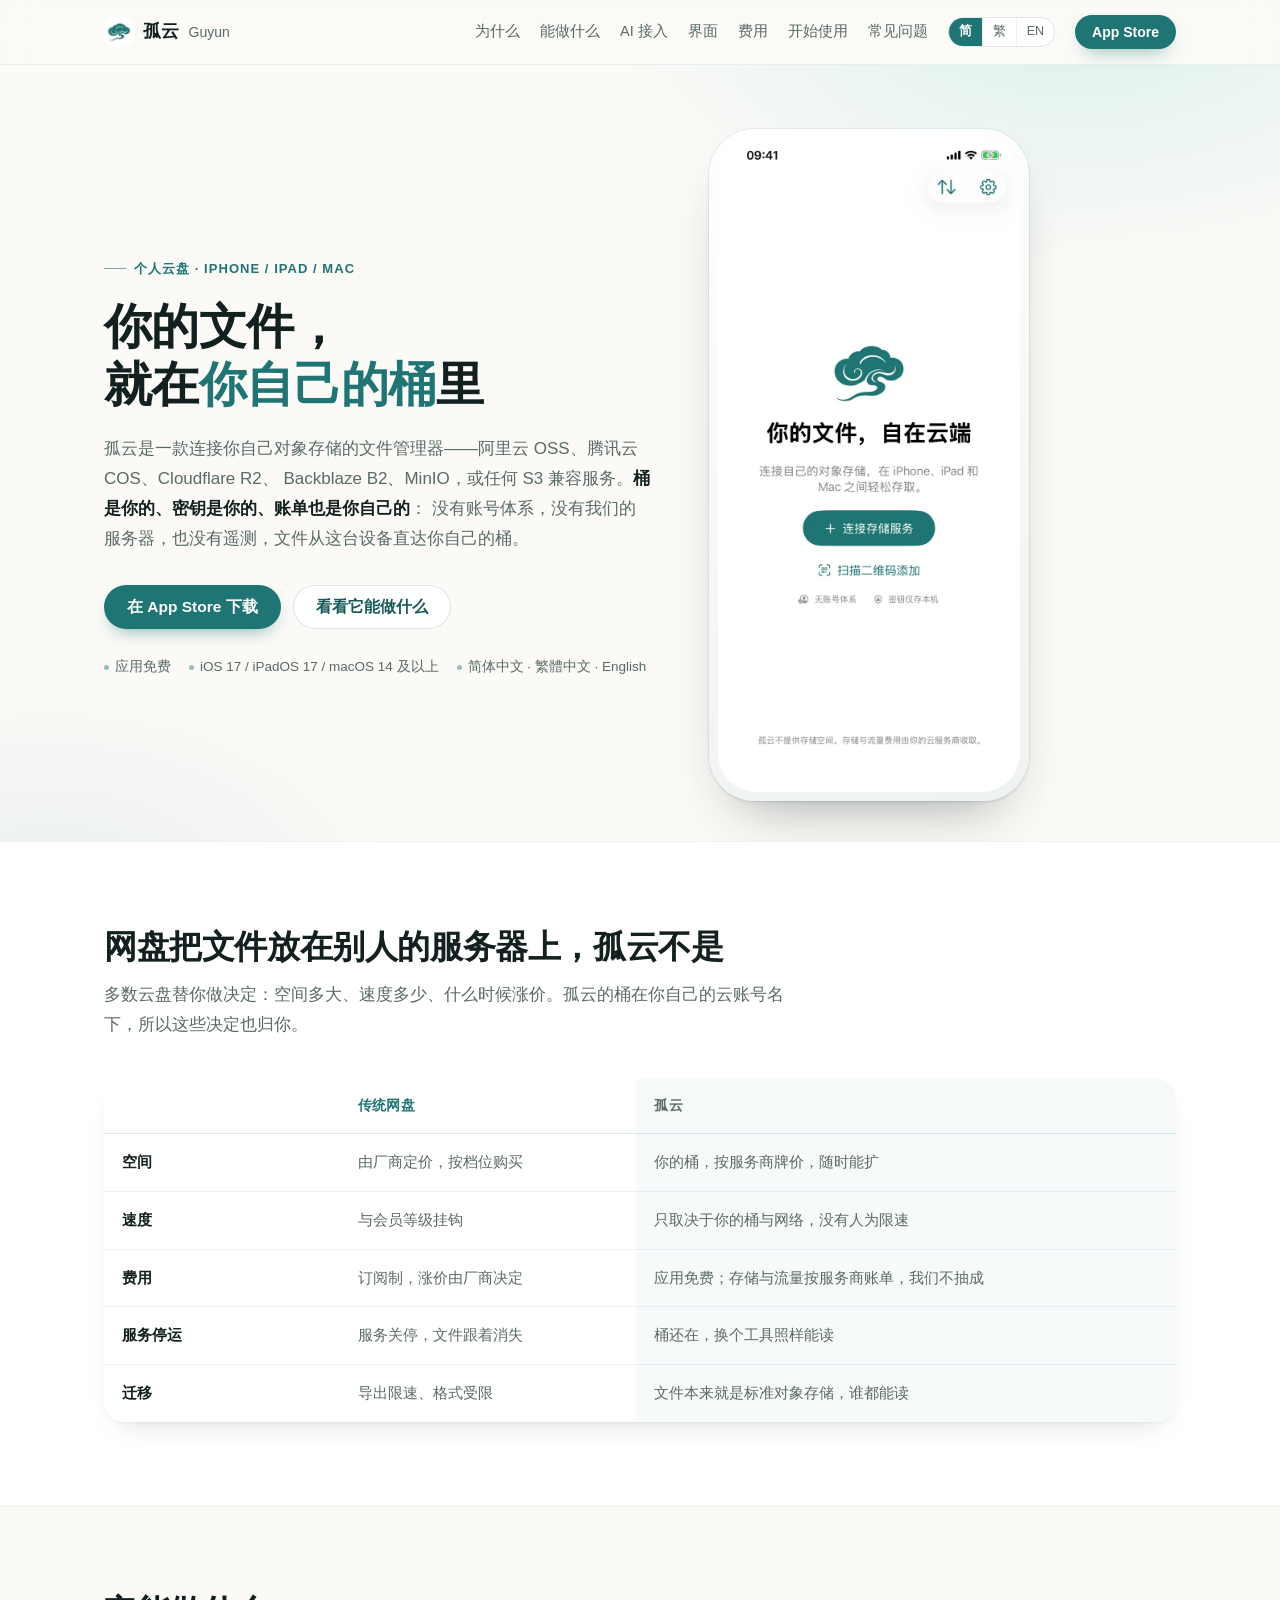
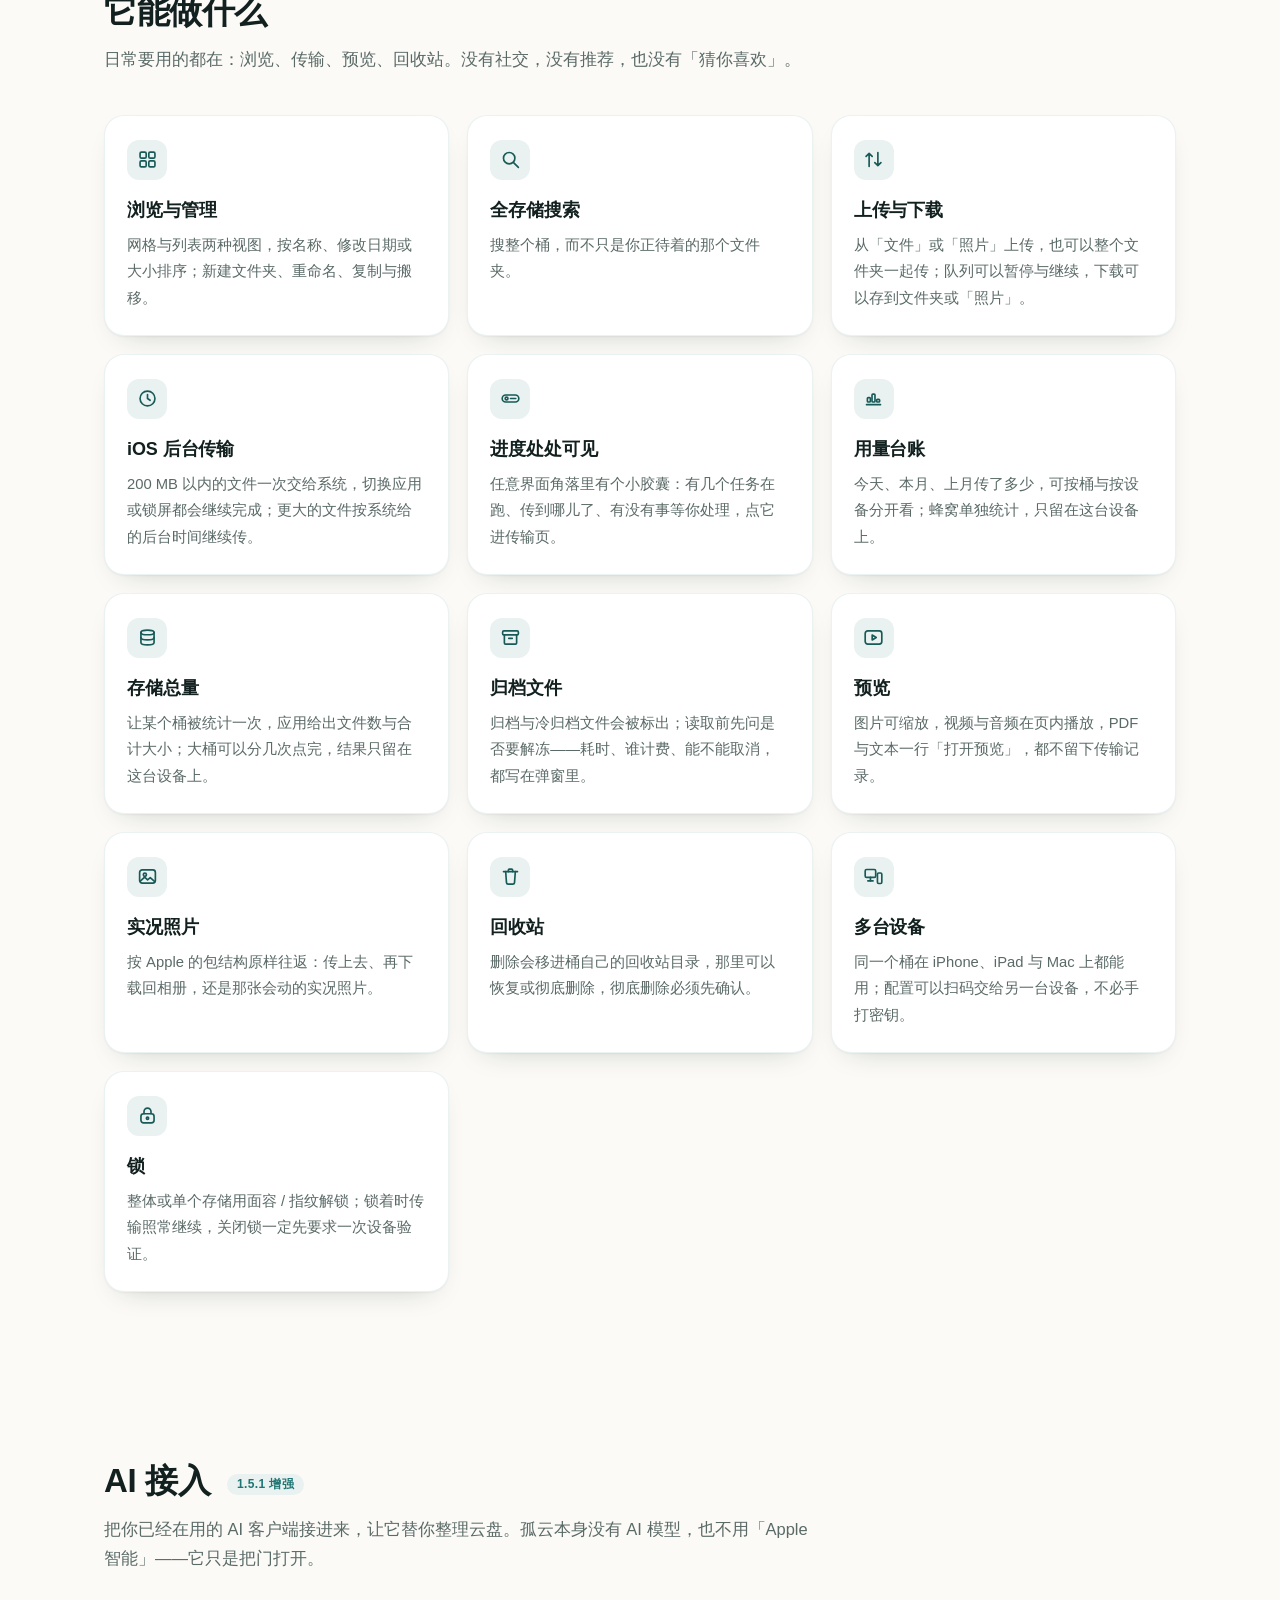
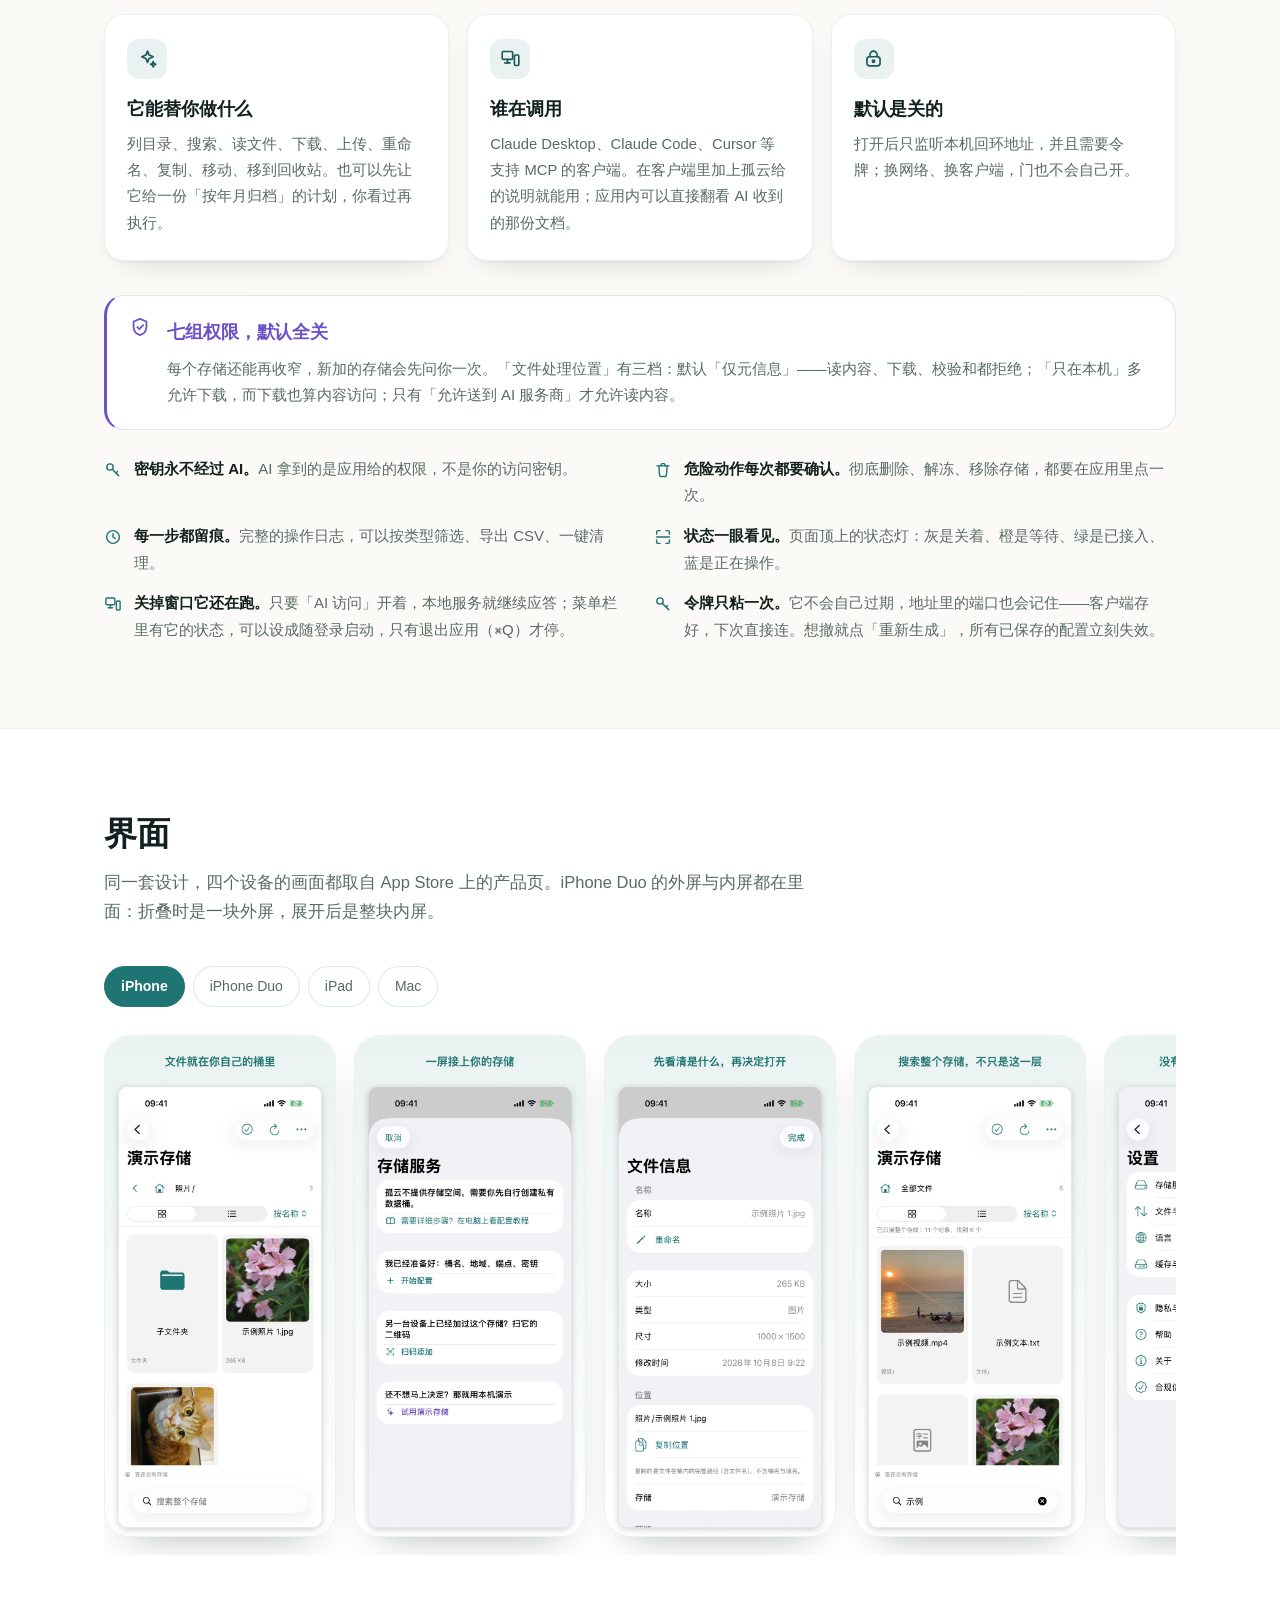
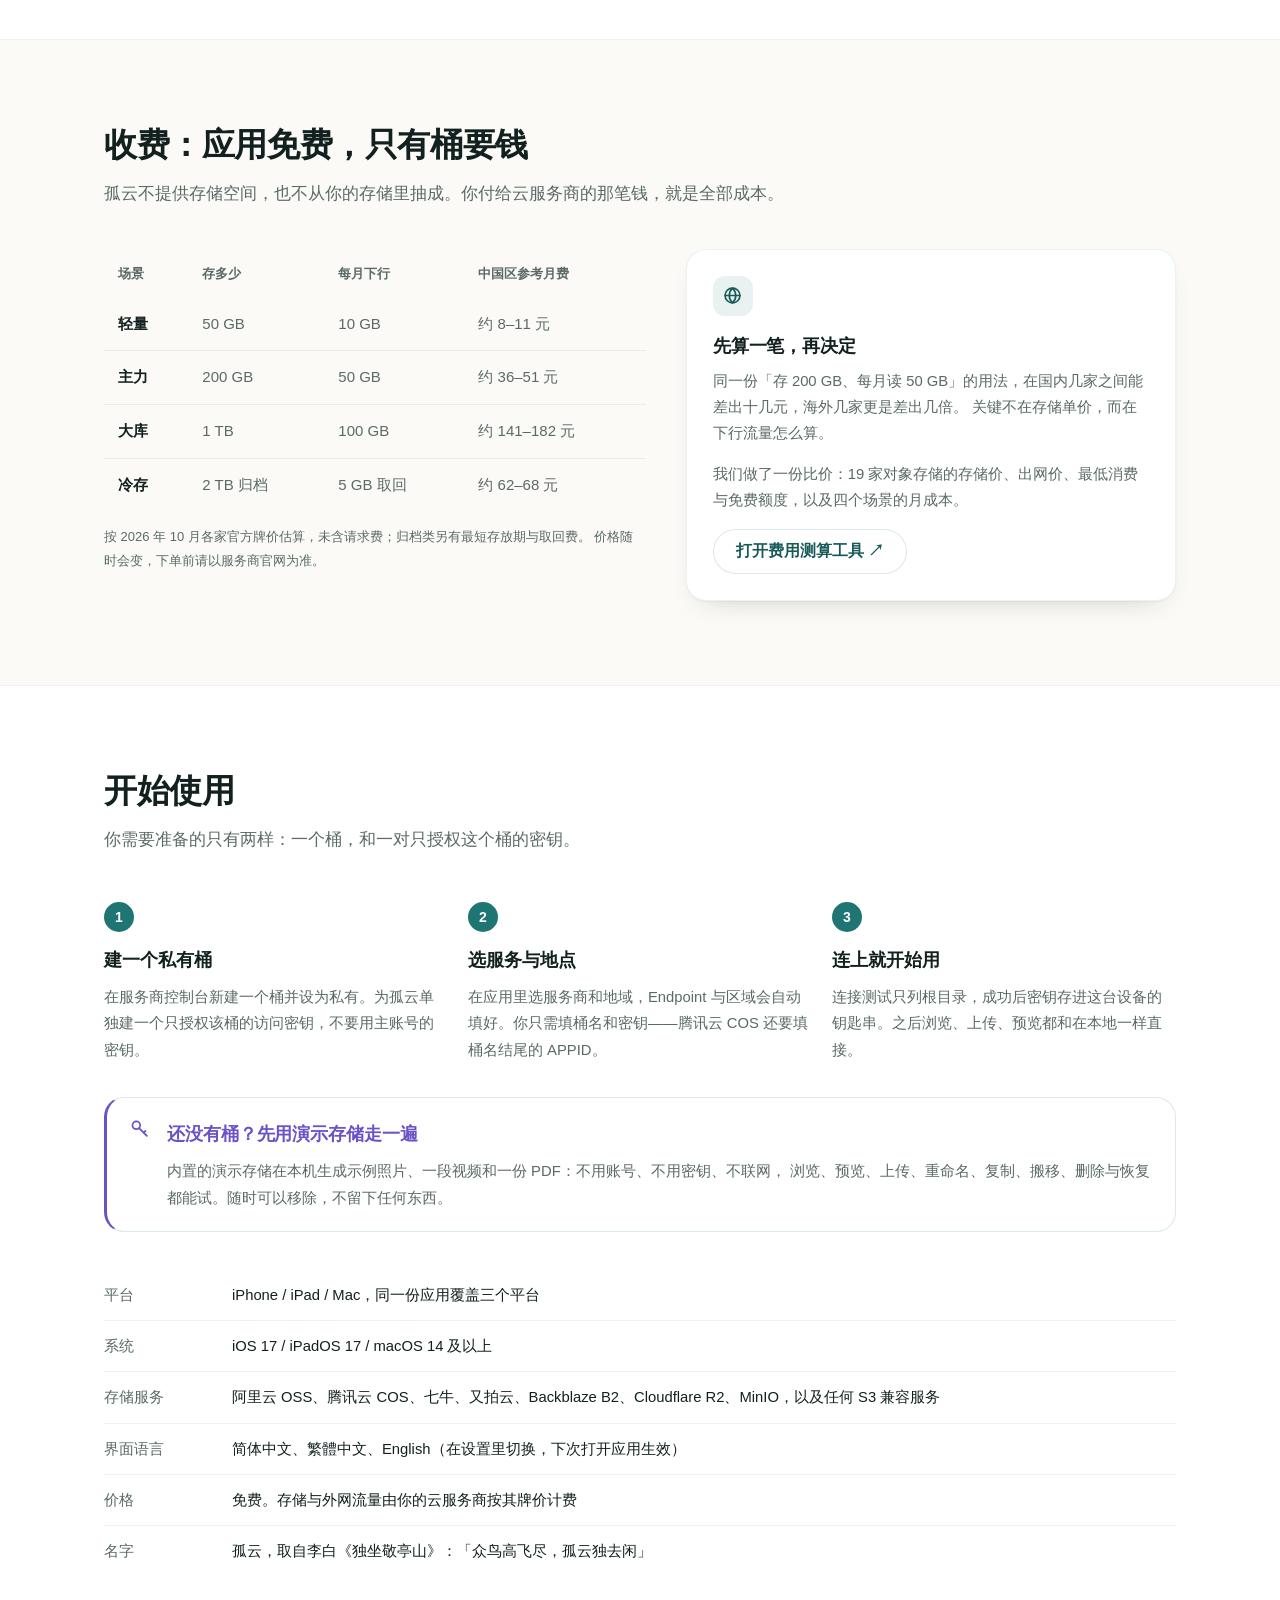
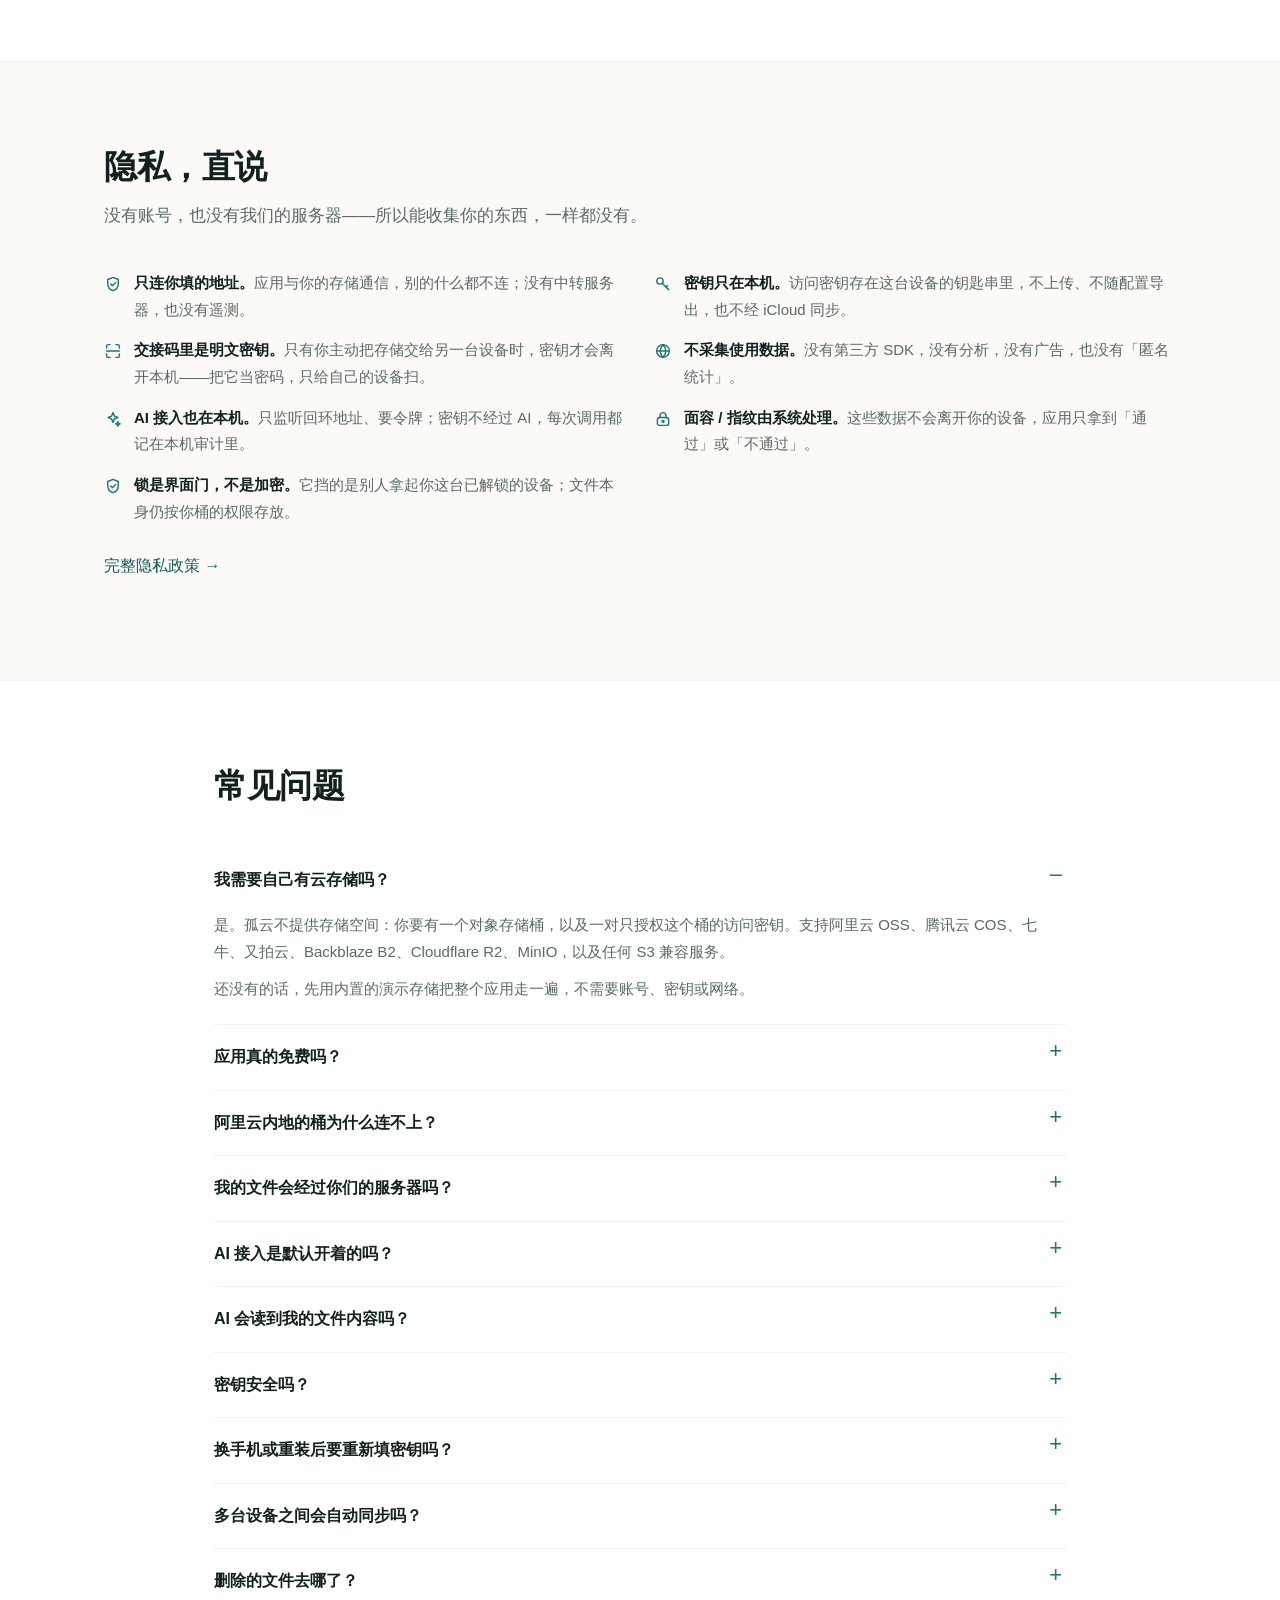
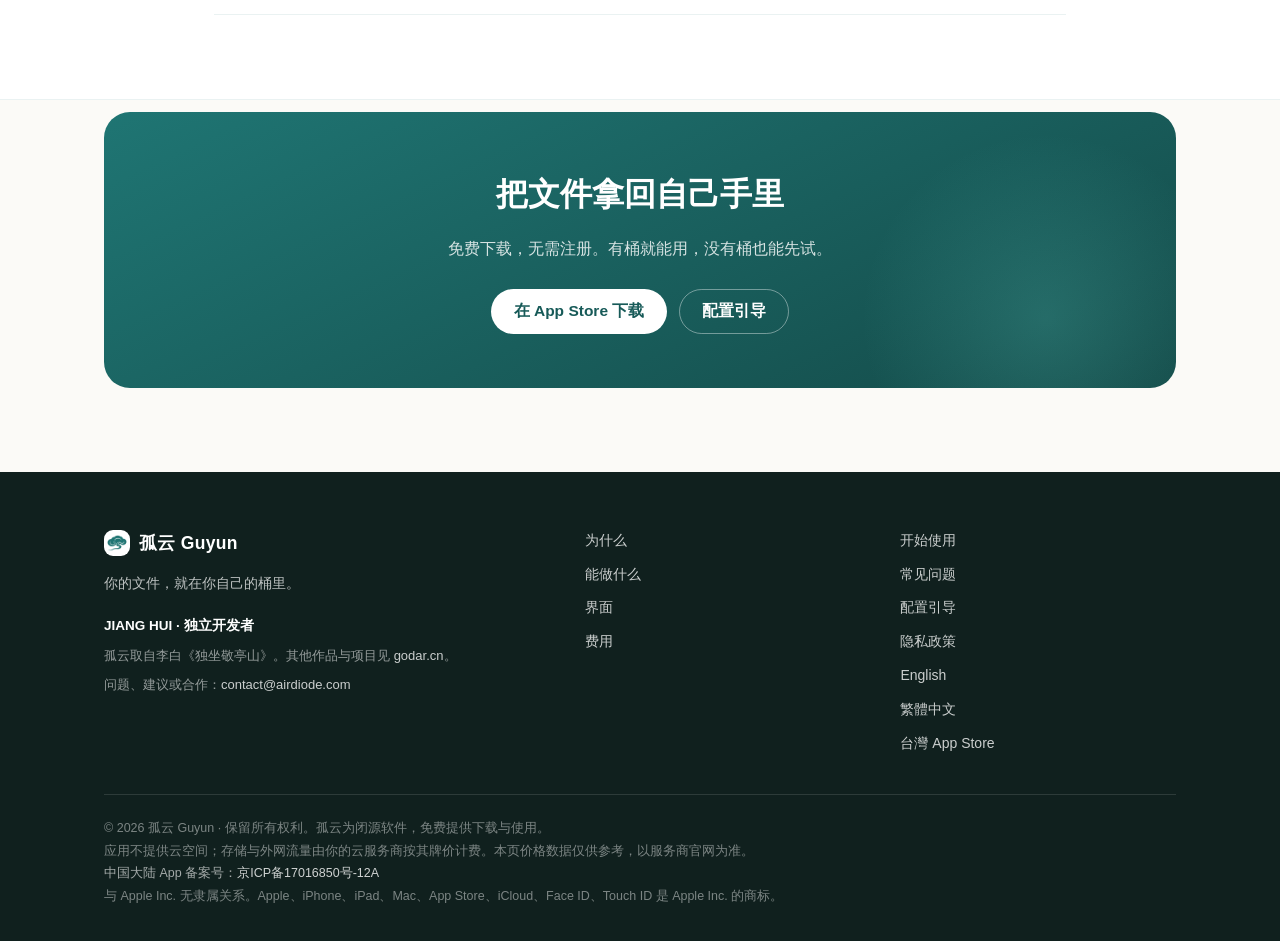
<file: index.html>
<!DOCTYPE html>
<html lang="zh-CN">
<head>
<meta charset="utf-8">
<meta name="viewport" content="width=device-width, initial-scale=1">
<title>孤云 Guyun — 你的文件，就在你自己的桶里</title>
<meta name="description" content="孤云是一款连接你自己对象存储的文件管理器：阿里云 OSS、腾讯云 COS、Cloudflare R2、Backblaze B2、MinIO 或任何 S3 兼容服务。没有账号、没有我们的服务器、没有遥测，密钥只留在本机。iPhone / iPad / Mac，应用免费。">
<meta name="theme-color" content="#fbfaf7">
<link rel="icon" href="assets/favicon.png">
<link rel="apple-touch-icon" href="assets/app-icon-180.png">
<link rel="stylesheet" href="styles.css">
<link rel="alternate" hreflang="zh-Hans" href="https://airdiode.github.io/Guyun/">
<link rel="alternate" hreflang="zh-Hant" href="https://airdiode.github.io/Guyun/tw/">
<link rel="alternate" hreflang="en" href="https://airdiode.github.io/Guyun/en/">
<meta property="og:type" content="website">
<meta property="og:title" content="孤云 Guyun — 你的文件，就在你自己的桶里">
<meta property="og:description" content="连接你自己对象存储的文件管理器。没有账号、没有我们的服务器、没有遥测。iPhone / iPad / Mac，应用免费。">
<meta property="og:image" content="https://airdiode.github.io/Guyun/assets/og.png">
<meta property="og:url" content="https://airdiode.github.io/Guyun/">
<meta name="twitter:card" content="summary_large_image">
</head>
<body>

<svg xmlns="http://www.w3.org/2000/svg" style="display:none" aria-hidden="true">
  <symbol id="i-grid" viewBox="0 0 24 24" fill="none" stroke="currentColor" stroke-width="1.9" stroke-linejoin="round"><rect x="3.5" y="3.5" width="7" height="7" rx="1.6"/><rect x="13.5" y="3.5" width="7" height="7" rx="1.6"/><rect x="3.5" y="13.5" width="7" height="7" rx="1.6"/><rect x="13.5" y="13.5" width="7" height="7" rx="1.6"/></symbol>
  <symbol id="i-search" viewBox="0 0 24 24" fill="none" stroke="currentColor" stroke-width="1.9" stroke-linecap="round"><circle cx="10.5" cy="10.5" r="6.5"/><path d="M15.5 15.5 21 21"/></symbol>
  <symbol id="i-transfer" viewBox="0 0 24 24" fill="none" stroke="currentColor" stroke-width="1.9" stroke-linecap="round" stroke-linejoin="round"><path d="M7 20V5m0 0L3.5 8.5M7 5l3.5 3.5"/><path d="M17 4v15m0 0 3.5-3.5M17 19l-3.5-3.5"/></symbol>
  <symbol id="i-clock" viewBox="0 0 24 24" fill="none" stroke="currentColor" stroke-width="1.9" stroke-linecap="round"><circle cx="12" cy="12" r="8.5"/><path d="M12 7.5V12l3 2"/></symbol>
  <symbol id="i-pill" viewBox="0 0 24 24" fill="none" stroke="currentColor" stroke-width="1.9" stroke-linecap="round"><rect x="2.5" y="8" width="19" height="8" rx="4"/><circle cx="7.5" cy="12" r="1.6"/><path d="M12 12h6"/></symbol>
  <symbol id="i-ledger" viewBox="0 0 24 24" fill="none" stroke="currentColor" stroke-width="1.9" stroke-linecap="round"><path d="M4 19h16"/><rect x="5" y="11" width="3.4" height="5" rx="1"/><rect x="10.3" y="7" width="3.4" height="9" rx="1"/><rect x="15.6" y="13" width="3.4" height="3" rx="1"/></symbol>
  <symbol id="i-bucket" viewBox="0 0 24 24" fill="none" stroke="currentColor" stroke-width="1.9" stroke-linecap="round"><ellipse cx="12" cy="6.2" rx="7.5" ry="2.7"/><path d="M4.5 6.2v11.6c0 1.5 3.4 2.7 7.5 2.7s7.5-1.2 7.5-2.7V6.2"/><path d="M4.5 12c0 1.5 3.4 2.7 7.5 2.7s7.5-1.2 7.5-2.7"/></symbol>
  <symbol id="i-archive" viewBox="0 0 24 24" fill="none" stroke="currentColor" stroke-width="1.9" stroke-linecap="round" stroke-linejoin="round"><rect x="3" y="4.5" width="18" height="4.5" rx="1.4"/><path d="M5 9v9.2c0 .7.6 1.3 1.3 1.3h11.4c.7 0 1.3-.6 1.3-1.3V9"/><path d="M10 13h4"/></symbol>
  <symbol id="i-play" viewBox="0 0 24 24" fill="none" stroke="currentColor" stroke-width="1.9" stroke-linejoin="round"><rect x="2.5" y="4.5" width="19" height="15" rx="3"/><path d="M10.5 9.2v5.6l4.6-2.8z"/></symbol>
  <symbol id="i-trash" viewBox="0 0 24 24" fill="none" stroke="currentColor" stroke-width="1.9" stroke-linecap="round"><path d="M4 6.5h16"/><path d="M9.5 6.5V4.8c0-.7.6-1.3 1.3-1.3h2.4c.7 0 1.3.6 1.3 1.3v1.7"/><path d="M6.5 6.5 7.4 19c.1 1 .9 1.7 1.9 1.7h5.4c1 0 1.8-.7 1.9-1.7l.9-12.5"/></symbol>
  <symbol id="i-devices" viewBox="0 0 24 24" fill="none" stroke="currentColor" stroke-width="1.9" stroke-linecap="round" stroke-linejoin="round"><rect x="2.5" y="4" width="12" height="9" rx="1.6"/><path d="M5.5 17h6"/><path d="M8.5 13v4"/><rect x="16.5" y="8" width="5" height="12" rx="1.4"/></symbol>
  <symbol id="i-lock" viewBox="0 0 24 24" fill="none" stroke="currentColor" stroke-width="1.9" stroke-linecap="round"><rect x="4.5" y="10" width="15" height="10.5" rx="3"/><path d="M8 10V7.5a4 4 0 0 1 8 0V10"/><circle cx="12" cy="15.2" r="1.3"/></symbol>
  <symbol id="i-scan" viewBox="0 0 24 24" fill="none" stroke="currentColor" stroke-width="1.9" stroke-linecap="round" stroke-linejoin="round"><path d="M3.5 8V5.5c0-1.1.9-2 2-2H8"/><path d="M16 3.5h2.5c1.1 0 2 .9 2 2V8"/><path d="M20.5 16v2.5c0 1.1-.9 2-2 2H16"/><path d="M8 20.5H5.5c-1.1 0-2-.9-2-2V16"/><path d="M3.5 12h17"/></symbol>
  <symbol id="i-shield" viewBox="0 0 24 24" fill="none" stroke="currentColor" stroke-width="1.9" stroke-linecap="round" stroke-linejoin="round"><path d="M12 3.2 5 6v6c0 4.2 2.9 7.5 7 8.8 4.1-1.3 7-4.6 7-8.8V6z"/><path d="m9 12 2.2 2.2L15.5 10"/></symbol>
  <symbol id="i-key" viewBox="0 0 24 24" fill="none" stroke="currentColor" stroke-width="1.9" stroke-linecap="round"><circle cx="8" cy="8" r="4.2"/><path d="m11 11 8.5 8.5"/><path d="m16 16 2-2"/></symbol>
  <symbol id="i-ai" viewBox="0 0 24 24" fill="none" stroke="currentColor" stroke-width="1.9" stroke-linecap="round" stroke-linejoin="round"><path d="M12 3.5l1.9 4.6 4.6 1.9-4.6 1.9L12 16.5l-1.9-4.6L5.5 10l4.6-1.9z"/><path d="M18.5 15.5l.9 2.1 2.1.9-2.1.9-.9 2.1-.9-2.1-2.1-.9 2.1-.9z"/></symbol>
  <symbol id="i-photo" viewBox="0 0 24 24" fill="none" stroke="currentColor" stroke-width="1.9" stroke-linecap="round" stroke-linejoin="round"><rect x="3" y="4.5" width="18" height="15" rx="3"/><circle cx="9" cy="10" r="1.8"/><path d="M3.8 17.2l4.9-4.4 3.4 3 3-2.6 4.9 4.4"/></symbol>
  <symbol id="i-globe" viewBox="0 0 24 24" fill="none" stroke="currentColor" stroke-width="1.9" stroke-linecap="round"><circle cx="12" cy="12" r="8.5"/><path d="M3.5 12h17"/><path d="M12 3.5c2.4 2.3 3.7 5.3 3.7 8.5s-1.3 6.2-3.7 8.5c-2.4-2.3-3.7-5.3-3.7-8.5S9.6 5.8 12 3.5z"/></symbol>
</svg>

<a class="skip" href="#main">跳到主要内容</a>

<header class="site-header">
  <div class="wrap">
    <a class="brand" href="./">
      <img src="assets/app-icon.png" alt="孤云应用图标">
      孤云 <span style="font-weight:500;color:var(--muted);font-size:14px;letter-spacing:0">Guyun</span>
    </a>
    <nav>
      <a href="#why">为什么</a>
      <a href="#features">能做什么</a>
      <a href="#ai">AI 接入</a>
      <a href="#shots">界面</a>
      <a href="#cost">费用</a>
      <a href="#start">开始使用</a>
      <a href="#faq">常见问题</a>
      <span class="langs" role="group" aria-label="语言">
        <a href="./" hreflang="zh-Hans" aria-current="page">简</a>
        <a href="tw/" hreflang="zh-Hant">繁</a>
        <a href="en/" hreflang="en">EN</a>
      </span>
      <a class="btn btn-primary nav-cta" href="https://apps.apple.com/cn/app/id6809848348" style="padding:8px 16px;font-size:14px">App Store</a>
    </nav>
  </div>
</header>

<main id="main">

<div class="hero">
  <div class="wrap hero-grid">
    <div>
      <p class="eyebrow">个人云盘 · iPhone / iPad / Mac</p>
      <h1>你的文件，<br>就在<em>你自己的桶</em>里</h1>
      <p class="lede">
        孤云是一款连接你自己对象存储的文件管理器——阿里云 OSS、腾讯云 COS、Cloudflare R2、
        Backblaze B2、MinIO，或任何 S3 兼容服务。<strong>桶是你的、密钥是你的、账单也是你自己的</strong>：
        没有账号体系，没有我们的服务器，也没有遥测，文件从这台设备直达你自己的桶。
      </p>
      <div class="btn-row">
        <a class="btn btn-primary" href="https://apps.apple.com/cn/app/id6809848348">在 App Store 下载</a>
        <a class="btn btn-ghost" href="#features">看看它能做什么</a>
      </div>
      <div class="meta-line">
        <span>应用免费</span>
        <span>iOS 17 / iPadOS 17 / macOS 14 及以上</span>
        <span>简体中文 · 繁體中文 · English</span>
      </div>
    </div>
    <div>
      <figure class="phone" style="margin:0">
        <img src="assets/shots/zh/welcome.webp" width="750" height="1623"
             alt="孤云欢迎页：云纹标志、标语「我的文件，自在云端」，以及「连接存储服务」按钮">
      </figure>
    </div>
  </div>
</div>

<section id="why" class="section alt">
  <div class="wrap">
    <div class="section-head">
      <h2>网盘把文件放在别人的服务器上，孤云不是</h2>
      <p>多数云盘替你做决定：空间多大、速度多少、什么时候涨价。孤云的桶在你自己的云账号名下，所以这些决定也归你。</p>
    </div>
    <table class="compare">
      <thead>
        <tr><th scope="col"></th><th scope="col">传统网盘</th><th scope="col" class="col-us">孤云</th></tr>
      </thead>
      <tbody>
        <tr><th scope="row">空间</th><td data-label="传统网盘">由厂商定价，按档位购买</td><td class="col-us" data-label="孤云">你的桶，按服务商牌价，随时能扩</td></tr>
        <tr><th scope="row">速度</th><td data-label="传统网盘">与会员等级挂钩</td><td class="col-us" data-label="孤云">只取决于你的桶与网络，没有人为限速</td></tr>
        <tr><th scope="row">费用</th><td data-label="传统网盘">订阅制，涨价由厂商决定</td><td class="col-us" data-label="孤云">应用免费；存储与流量按服务商账单，我们不抽成</td></tr>
        <tr><th scope="row">服务停运</th><td data-label="传统网盘">服务关停，文件跟着消失</td><td class="col-us" data-label="孤云">桶还在，换个工具照样能读</td></tr>
        <tr><th scope="row">迁移</th><td data-label="传统网盘">导出限速、格式受限</td><td class="col-us" data-label="孤云">文件本来就是标准对象存储，谁都能读</td></tr>
      </tbody>
    </table>
  </div>
</section>

<section id="features" class="section">
  <div class="wrap">
    <div class="section-head">
      <h2>它能做什么</h2>
      <p>日常要用的都在：浏览、传输、预览、回收站。没有社交，没有推荐，也没有「猜你喜欢」。</p>
    </div>
    <div class="cards">
      <div class="card">
        <span class="ico"><svg><use href="#i-grid"/></svg></span>
        <h3>浏览与管理</h3>
        <p>网格与列表两种视图，按名称、修改日期或大小排序；新建文件夹、重命名、复制与搬移。</p>
      </div>
      <div class="card">
        <span class="ico"><svg><use href="#i-search"/></svg></span>
        <h3>全存储搜索</h3>
        <p>搜整个桶，而不只是你正待着的那个文件夹。</p>
      </div>
      <div class="card">
        <span class="ico"><svg><use href="#i-transfer"/></svg></span>
        <h3>上传与下载</h3>
        <p>从「文件」或「照片」上传，也可以整个文件夹一起传；队列可以暂停与继续，下载可以存到文件夹或「照片」。</p>
      </div>
      <div class="card">
        <span class="ico"><svg><use href="#i-clock"/></svg></span>
        <h3>iOS 后台传输</h3>
        <p>200 MB 以内的文件一次交给系统，切换应用或锁屏都会继续完成；更大的文件按系统给的后台时间继续传。</p>
      </div>
      <div class="card">
        <span class="ico"><svg><use href="#i-pill"/></svg></span>
        <h3>进度处处可见</h3>
        <p>任意界面角落里有个小胶囊：有几个任务在跑、传到哪儿了、有没有事等你处理，点它进传输页。</p>
      </div>
      <div class="card">
        <span class="ico"><svg><use href="#i-ledger"/></svg></span>
        <h3>用量台账</h3>
        <p>今天、本月、上月传了多少，可按桶与按设备分开看；蜂窝单独统计，只留在这台设备上。</p>
      </div>
      <div class="card">
        <span class="ico"><svg><use href="#i-bucket"/></svg></span>
        <h3>存储总量</h3>
        <p>让某个桶被统计一次，应用给出文件数与合计大小；大桶可以分几次点完，结果只留在这台设备上。</p>
      </div>
      <div class="card">
        <span class="ico"><svg><use href="#i-archive"/></svg></span>
        <h3>归档文件</h3>
        <p>归档与冷归档文件会被标出；读取前先问是否要解冻——耗时、谁计费、能不能取消，都写在弹窗里。</p>
      </div>
      <div class="card">
        <span class="ico"><svg><use href="#i-play"/></svg></span>
        <h3>预览</h3>
        <p>图片可缩放，视频与音频在页内播放，PDF 与文本一行「打开预览」，都不留下传输记录。</p>
      </div>
      <div class="card">
        <span class="ico"><svg><use href="#i-photo"/></svg></span>
        <h3>实况照片</h3>
        <p>按 Apple 的包结构原样往返：传上去、再下载回相册，还是那张会动的实况照片。</p>
      </div>
      <div class="card">
        <span class="ico"><svg><use href="#i-trash"/></svg></span>
        <h3>回收站</h3>
        <p>删除会移进桶自己的回收站目录，那里可以恢复或彻底删除，彻底删除必须先确认。</p>
      </div>
      <div class="card">
        <span class="ico"><svg><use href="#i-devices"/></svg></span>
        <h3>多台设备</h3>
        <p>同一个桶在 iPhone、iPad 与 Mac 上都能用；配置可以扫码交给另一台设备，不必手打密钥。</p>
      </div>
      <div class="card">
        <span class="ico"><svg><use href="#i-lock"/></svg></span>
        <h3>锁</h3>
        <p>整体或单个存储用面容 / 指纹解锁；锁着时传输照常继续，关闭锁一定先要求一次设备验证。</p>
      </div>
    </div>
  </div>
</section>

<section id="ai" class="section">
  <div class="wrap">
    <div class="section-head">
      <h2>AI 接入 <span class="badge">1.5.1 增强</span></h2>
      <p>把你已经在用的 AI 客户端接进来，让它替你整理云盘。孤云本身没有 AI 模型，也不用「Apple 智能」——它只是把门打开。</p>
    </div>

    <div class="cards">
      <div class="card">
        <span class="ico"><svg><use href="#i-ai"/></svg></span>
        <h3>它能替你做什么</h3>
        <p>列目录、搜索、读文件、下载、上传、重命名、复制、移动、移到回收站。也可以先让它给一份「按年月归档」的计划，你看过再执行。</p>
      </div>
      <div class="card">
        <span class="ico"><svg><use href="#i-devices"/></svg></span>
        <h3>谁在调用</h3>
        <p>Claude Desktop、Claude Code、Cursor 等支持 MCP 的客户端。在客户端里加上孤云给的说明就能用；应用内可以直接翻看 AI 收到的那份文档。</p>
      </div>
      <div class="card">
        <span class="ico"><svg><use href="#i-lock"/></svg></span>
        <h3>默认是关的</h3>
        <p>打开后只监听本机回环地址，并且需要令牌；换网络、换客户端，门也不会自己开。</p>
      </div>
    </div>

    <div class="callout">
      <span class="ico"><svg width="22" height="22"><use href="#i-shield"/></svg></span>
      <div>
        <h3>七组权限，默认全关</h3>
        <p>每个存储还能再收窄，新加的存储会先问你一次。「文件处理位置」有三档：默认「仅元信息」——读内容、下载、校验和都拒绝；「只在本机」多允许下载，而下载也算内容访问；只有「允许送到 AI 服务商」才允许读内容。</p>
      </div>
    </div>

    <ul class="privacy-list" style="margin-top:26px">
      <li><svg><use href="#i-key"/></svg><span><b>密钥永不经过 AI。</b>AI 拿到的是应用给的权限，不是你的访问密钥。</span></li>
      <li><svg><use href="#i-trash"/></svg><span><b>危险动作每次都要确认。</b>彻底删除、解冻、移除存储，都要在应用里点一次。</span></li>
      <li><svg><use href="#i-clock"/></svg><span><b>每一步都留痕。</b>完整的操作日志，可以按类型筛选、导出 CSV、一键清理。</span></li>
      <li><svg><use href="#i-scan"/></svg><span><b>状态一眼看见。</b>页面顶上的状态灯：灰是关着、橙是等待、绿是已接入、蓝是正在操作。</span></li>
      <li><svg><use href="#i-devices"/></svg><span><b>关掉窗口它还在跑。</b>只要「AI 访问」开着，本地服务就继续应答；菜单栏里有它的状态，可以设成随登录启动，只有退出应用（⌘Q）才停。</span></li>
      <li><svg><use href="#i-key"/></svg><span><b>令牌只粘一次。</b>它不会自己过期，地址里的端口也会记住——客户端存好，下次直接连。想撤就点「重新生成」，所有已保存的配置立刻失效。</span></li>
    </ul>
  </div>
</section>

<section id="shots" class="section alt">
  <div class="wrap">
    <div class="section-head">
      <h2>界面</h2>
      <p>同一套设计，四个设备的画面都取自 App Store 上的产品页。iPhone Duo 的外屏与内屏都在里面：折叠时是一块外屏，展开后是整块内屏。</p>
    </div>

    <div class="tabs" role="tablist" aria-label="选择设备">
      <button role="tab" id="tab-iphone" aria-selected="true" aria-controls="strip-iphone" data-device="iphone">iPhone</button>
      <button role="tab" id="tab-duo" aria-selected="false" aria-controls="strip-duo" data-device="duo">iPhone Duo</button>
      <button role="tab" id="tab-ipad" aria-selected="false" aria-controls="strip-ipad" data-device="ipad">iPad</button>
      <button role="tab" id="tab-mac" aria-selected="false" aria-controls="strip-mac" data-device="mac">Mac</button>
    </div>

    <div class="strip" id="strip-iphone" role="tabpanel" aria-labelledby="tab-iphone">
      <figure class="shot-phone"><img src="assets/shots/zh/iphone-1.webp" width="750" height="1631" loading="lazy" alt="网格视图"></figure>
      <figure class="shot-phone"><img src="assets/shots/zh/iphone-2.webp" width="750" height="1631" loading="lazy" alt="添加存储"></figure>
      <figure class="shot-phone"><img src="assets/shots/zh/iphone-3.webp" width="750" height="1631" loading="lazy" alt="文件信息页"></figure>
      <figure class="shot-phone"><img src="assets/shots/zh/iphone-4.webp" width="750" height="1631" loading="lazy" alt="全桶搜索"></figure>
      <figure class="shot-phone"><img src="assets/shots/zh/iphone-5.webp" width="750" height="1631" loading="lazy" alt="设置"></figure>
    </div>

    <div class="strip" id="strip-duo" role="tabpanel" aria-labelledby="tab-duo" hidden>
      <figure class="shot-phone"><img src="assets/shots/zh/duo-1.webp" width="750" height="1091" loading="lazy" alt="iPhone Duo 外屏：照片文件夹的网格"></figure>
      <figure class="shot-phone"><img src="assets/shots/zh/duo-2.webp" width="750" height="1091" loading="lazy" alt="iPhone Duo 外屏：添加存储"></figure>
      <figure class="shot-phone"><img src="assets/shots/zh/duo-3.webp" width="750" height="1066" loading="lazy" alt="iPhone Duo 内屏：文件信息"></figure>
      <figure class="shot-phone"><img src="assets/shots/zh/duo-4.webp" width="750" height="1066" loading="lazy" alt="iPhone Duo 内屏：设置"></figure>
    </div>

    <div class="strip" id="strip-ipad" role="tabpanel" aria-labelledby="tab-ipad" hidden>
      <figure class="shot-pad"><img src="assets/shots/zh/ipad-1.webp" width="900" height="1200" loading="lazy" alt="网格视图"></figure>
      <figure class="shot-pad"><img src="assets/shots/zh/ipad-2.webp" width="900" height="1200" loading="lazy" alt="添加存储"></figure>
      <figure class="shot-pad"><img src="assets/shots/zh/ipad-3.webp" width="900" height="1200" loading="lazy" alt="文件信息页"></figure>
      <figure class="shot-pad"><img src="assets/shots/zh/ipad-4.webp" width="900" height="1200" loading="lazy" alt="全桶搜索"></figure>
      <figure class="shot-pad"><img src="assets/shots/zh/ipad-5.webp" width="900" height="1200" loading="lazy" alt="设置"></figure>
    </div>

    <div class="strip" id="strip-mac" role="tabpanel" aria-labelledby="tab-mac" hidden>
      <figure class="shot-mac"><img src="assets/shots/zh/mac-1.webp" width="1200" height="750" loading="lazy" alt="网格视图"></figure>
      <figure class="shot-mac"><img src="assets/shots/zh/mac-2.webp" width="1200" height="750" loading="lazy" alt="添加存储"></figure>
      <figure class="shot-mac"><img src="assets/shots/zh/mac-3.webp" width="1200" height="750" loading="lazy" alt="文件信息页"></figure>
      <figure class="shot-mac"><img src="assets/shots/zh/mac-4.webp" width="1200" height="750" loading="lazy" alt="全桶搜索"></figure>
      <figure class="shot-mac"><img src="assets/shots/zh/mac-5.webp" width="1200" height="750" loading="lazy" alt="设置"></figure>
    </div>
  </div>
</section>

<section id="cost" class="section">
  <div class="wrap">
    <div class="section-head">
      <h2>收费：应用免费，只有桶要钱</h2>
      <p>孤云不提供存储空间，也不从你的存储里抽成。你付给云服务商的那笔钱，就是全部成本。</p>
    </div>

    <div class="price-grid">
      <div>
        <table class="price-table">
          <thead>
            <tr><th scope="col">场景</th><th scope="col">存多少</th><th scope="col">每月下行</th><th scope="col">中国区参考月费</th></tr>
          </thead>
          <tbody>
            <tr><th scope="row">轻量</th><td data-label="存多少">50 GB</td><td data-label="每月下行">10 GB</td><td data-label="参考月费">约 8–11 元</td></tr>
            <tr><th scope="row">主力</th><td data-label="存多少">200 GB</td><td data-label="每月下行">50 GB</td><td data-label="参考月费">约 36–51 元</td></tr>
            <tr><th scope="row">大库</th><td data-label="存多少">1 TB</td><td data-label="每月下行">100 GB</td><td data-label="参考月费">约 141–182 元</td></tr>
            <tr><th scope="row">冷存</th><td data-label="存多少">2 TB 归档</td><td data-label="每月下行">5 GB 取回</td><td data-label="参考月费">约 62–68 元</td></tr>
          </tbody>
        </table>
        <p class="note">
          按 2026 年 10 月各家官方牌价估算，未含请求费；归档类另有最短存放期与取回费。
          价格随时会变，下单前请以服务商官网为准。
        </p>
      </div>
      <div class="card" style="padding:26px">
        <span class="ico"><svg><use href="#i-globe"/></svg></span>
        <h3>先算一笔，再决定</h3>
        <p style="margin-bottom:14px">
          同一份「存 200 GB、每月读 50 GB」的用法，在国内几家之间能差出十几元，海外几家更是差出几倍。
          关键不在存储单价，而在下行流量怎么算。
        </p>
        <p style="margin-bottom:16px;font-size:14.8px;color:var(--muted)">
          我们做了一份比价：19 家对象存储的存储价、出网价、最低消费与免费额度，以及四个场景的月成本。
        </p>
        <a class="btn btn-ghost" href="https://www.godar.cn/products/guyun/setup/cost/" target="_blank" rel="noopener">打开费用测算工具 ↗</a>
      </div>
    </div>
  </div>
</section>

<section id="start" class="section alt">
  <div class="wrap">
    <div class="section-head">
      <h2>开始使用</h2>
      <p>你需要准备的只有两样：一个桶，和一对只授权这个桶的密钥。</p>
    </div>

    <div class="steps">
      <div class="step">
        <span class="num">1</span>
        <h3>建一个私有桶</h3>
        <p>在服务商控制台新建一个桶并设为私有。为孤云单独建一个只授权该桶的访问密钥，不要用主账号的密钥。</p>
      </div>
      <div class="step">
        <span class="num">2</span>
        <h3>选服务与地点</h3>
        <p>在应用里选服务商和地域，Endpoint 与区域会自动填好。你只需填桶名和密钥——腾讯云 COS 还要填桶名结尾的 APPID。</p>
      </div>
      <div class="step">
        <span class="num">3</span>
        <h3>连上就开始用</h3>
        <p>连接测试只列根目录，成功后密钥存进这台设备的钥匙串。之后浏览、上传、预览都和在本地一样直接。</p>
      </div>
    </div>

    <div class="callout">
      <span class="ico"><svg width="22" height="22"><use href="#i-key"/></svg></span>
      <div>
        <h3>还没有桶？先用演示存储走一遍</h3>
        <p>内置的演示存储在本机生成示例照片、一段视频和一份 PDF：不用账号、不用密钥、不联网，
        浏览、预览、上传、重命名、复制、搬移、删除与恢复都能试。随时可以移除，不留下任何东西。</p>
      </div>
    </div>

    <table class="spec">
      <tr><th>平台</th><td>iPhone / iPad / Mac，同一份应用覆盖三个平台</td></tr>
      <tr><th>系统</th><td>iOS 17 / iPadOS 17 / macOS 14 及以上</td></tr>
      <tr><th>存储服务</th><td>阿里云 OSS、腾讯云 COS、七牛、又拍云、Backblaze B2、Cloudflare R2、MinIO，以及任何 S3 兼容服务</td></tr>
      <tr><th>界面语言</th><td>简体中文、繁體中文、English（在设置里切换，下次打开应用生效）</td></tr>
      <tr><th>价格</th><td>免费。存储与外网流量由你的云服务商按其牌价计费</td></tr>
      <tr><th>名字</th><td>孤云，取自李白《独坐敬亭山》：「众鸟高飞尽，孤云独去闲」</td></tr>
    </table>
  </div>
</section>

<section id="privacy" class="section">
  <div class="wrap">
    <div class="section-head">
      <h2>隐私，直说</h2>
      <p>没有账号，也没有我们的服务器——所以能收集你的东西，一样都没有。</p>
    </div>
    <ul class="privacy-list">
      <li><svg><use href="#i-shield"/></svg><span><b>只连你填的地址。</b>应用与你的存储通信，别的什么都不连；没有中转服务器，也没有遥测。</span></li>
      <li><svg><use href="#i-key"/></svg><span><b>密钥只在本机。</b>访问密钥存在这台设备的钥匙串里，不上传、不随配置导出，也不经 iCloud 同步。</span></li>
      <li><svg><use href="#i-scan"/></svg><span><b>交接码里是明文密钥。</b>只有你主动把存储交给另一台设备时，密钥才会离开本机——把它当密码，只给自己的设备扫。</span></li>
      <li><svg><use href="#i-globe"/></svg><span><b>不采集使用数据。</b>没有第三方 SDK，没有分析，没有广告，也没有「匿名统计」。</span></li>
      <li><svg><use href="#i-ai"/></svg><span><b>AI 接入也在本机。</b>只监听回环地址、要令牌；密钥不经过 AI，每次调用都记在本机审计里。</span></li>
      <li><svg><use href="#i-lock"/></svg><span><b>面容 / 指纹由系统处理。</b>这些数据不会离开你的设备，应用只拿到「通过」或「不通过」。</span></li>
      <li><svg><use href="#i-shield"/></svg><span><b>锁是界面门，不是加密。</b>它挡的是别人拿起你这台已解锁的设备；文件本身仍按你桶的权限存放。</span></li>
    </ul>
    <p style="margin-top:26px"><a href="https://www.godar.cn/Guyun-privacy-policy.html" target="_blank" rel="noopener">完整隐私政策 →</a></p>
  </div>
</section>

<section id="faq" class="section alt">
  <div class="wrap faq" style="max-width:900px">
    <div class="section-head">
      <h2>常见问题</h2>
    </div>

    <details open>
      <summary>我需要自己有云存储吗？</summary>
      <div class="body">
        <p>是。孤云不提供存储空间：你要有一个对象存储桶，以及一对只授权这个桶的访问密钥。支持阿里云 OSS、腾讯云 COS、七牛、又拍云、Backblaze B2、Cloudflare R2、MinIO，以及任何 S3 兼容服务。</p>
        <p>还没有的话，先用内置的演示存储把整个应用走一遍，不需要账号、密钥或网络。</p>
      </div>
    </details>

    <details>
      <summary>应用真的免费吗？</summary>
      <div class="body">
        <p>是。没有订阅、没有内购、没有功能锁，也不从你的存储费用里抽成。你要付的只有云服务商那笔账单——存储与外网流量，按它公布的牌价。</p>
      </div>
    </details>

    <details>
      <summary>阿里云内地的桶为什么连不上？</summary>
      <div class="body">
        <p>这不是孤云的限制。2025-03-20 起新开通 OSS 的账号，用默认外网域名访问内地地域的桶，数据类接口（含上传、下载）一律被拒，返回 <code>PublicEndpointForbidden</code>；私有桶、不对外提供链接也不例外，判断依据是 OSS 开通时间而不是建桶时间。</p>
        <p>要留在内地地域，就给桶绑定一个已备案的自定义域名，并把它填在 Endpoint 里；或者改用香港 / 海外地域的桶，也可以用 MinIO 自建。</p>
      </div>
    </details>

    <details>
      <summary>我的文件会经过你们的服务器吗？</summary>
      <div class="body">
        <p>不会。没有账号体系，也没有我们的服务器：应用只与你填写的存储地址通信，文件从这台设备直达你自己的桶。</p>
      </div>
    </details>

    <details>
      <summary>AI 接入是默认开着的吗？</summary>
      <div class="body">
        <p>不是，默认关闭。打开后，应用只监听本机回环地址，并且需要令牌；七组权限默认全关，每个存储还能再收窄，新加的存储会先问你一次。</p>
        <p>它不会自己去找 AI：你要在 Claude Desktop、Claude Code、Cursor 这类客户端里，把孤云给的说明加进去，才算接上。</p>
      </div>
    </details>

    <details>
      <summary>AI 会读到我的文件内容吗？</summary>
      <div class="body">
        <p>取决于「文件处理位置」这一档。默认是「仅元信息」：读内容、下载、校验和都拒绝，AI 只能看到目录与文件名这类信息。</p>
        <p>选「只在本机」会多允许下载——而下载也算一次内容访问；只有选「允许送到 AI 服务商」，文件内容才会离开这台设备。密钥任何时候都不经过 AI。</p>
      </div>
    </details>

    <details>
      <summary>密钥安全吗？</summary>
      <div class="body">
        <p>访问密钥只存在这台设备的钥匙串里，不上传、不随配置导出、也不经 iCloud 同步。</p>
        <p>唯一的例外是你主动交接：把存储交给另一台设备时，交接码里就是明文密钥，60 秒后失效、只能被领取一次、可随时取消。只给自己的设备扫，若可能被看到就到服务商处轮换密钥。</p>
      </div>
    </details>

    <details>
      <summary>换手机或重装后要重新填密钥吗？</summary>
      <div class="body">
        <p>要。密钥不随 iCloud 同步，这也是它不离开本机的代价。换设备时可以用「扫码添加」从旧设备把整份配置带过去，60 秒内有效；也可以重新填一次。</p>
      </div>
    </details>

    <details>
      <summary>多台设备之间会自动同步吗？</summary>
      <div class="body">
        <p>不会。孤云不是同步工具，也不是自动备份工具：它不会自己在后台启动传输，每一次上传与下载都由你发起、并且能看见结果。</p>
        <p>同一个桶可以在 iPhone、iPad 与 Mac 上同时连接，任意一台写入的变更，在别处刷新一下就能看到。</p>
      </div>
    </details>

    <details>
      <summary>删除的文件去哪了？</summary>
      <div class="body">
        <p>进桶自己的回收站目录，可以恢复或彻底删除；彻底删除必须二次确认。</p>
        <p>回收站就在你的桶里，所以它占的存储空间和你其他文件一样计费——清空它，账单才会降下来。</p>
      </div>
    </details>
  </div>
</section>

<section class="cta-section">
  <div class="wrap">
    <div class="cta">
      <h2>把文件拿回自己手里</h2>
      <p>免费下载，无需注册。有桶就能用，没有桶也能先试。</p>
      <div class="btn-row">
        <a class="btn btn-primary" href="https://apps.apple.com/cn/app/id6809848348">在 App Store 下载</a>
        <a class="btn btn-ghost" href="https://www.godar.cn/products/guyun/setup/" target="_blank" rel="noopener">配置引导</a>
      </div>
    </div>
  </div>
</section>

</main>

<footer class="site-footer">
  <div class="wrap">
    <div class="footer-grid">
      <div>
        <div class="brand">
          <img src="assets/app-icon.png" alt="">
          孤云 Guyun
        </div>
        <div>你的文件，就在你自己的桶里。</div>
        <div class="foot-about">
          <p class="foot-about-lead">JIANG HUI · 独立开发者</p>
          <p>孤云取自李白《独坐敬亭山》。其他作品与项目见
            <a href="https://www.godar.cn" target="_blank" rel="noopener">godar.cn</a>。</p>
          <p>问题、建议或合作：<a href="mailto:contact@airdiode.com">contact@airdiode.com</a></p>
        </div>
      </div>
      <nav aria-label="站内导航">
        <a href="#why">为什么</a>
        <a href="#features">能做什么</a>
        <a href="#shots">界面</a>
        <a href="#cost">费用</a>
      </nav>
      <nav aria-label="更多">
        <a href="#start">开始使用</a>
        <a href="#faq">常见问题</a>
        <a href="https://www.godar.cn/products/guyun/setup/" target="_blank" rel="noopener">配置引导</a>
        <a href="https://www.godar.cn/Guyun-privacy-policy.html" target="_blank" rel="noopener">隐私政策</a>
        <a href="en/" hreflang="en">English</a>
        <a href="tw/" hreflang="zh-Hant">繁體中文</a>
        <a href="https://apps.apple.com/tw/app/id6809848348" target="_blank" rel="noopener">台灣 App Store</a>
      </nav>
    </div>
    <p class="legal">
      © <span id="year">2026</span> 孤云 Guyun · 保留所有权利。孤云为闭源软件，免费提供下载与使用。<br>
      应用不提供云空间；存储与外网流量由你的云服务商按其牌价计费。本页价格数据仅供参考，以服务商官网为准。<br>
      <span class="filing">中国大陆 App 备案号：<a href="https://beian.miit.gov.cn" target="_blank" rel="noopener">京ICP备17016850号-12A</a></span><br>
      与 Apple Inc. 无隶属关系。Apple、iPhone、iPad、Mac、App Store、iCloud、Face ID、Touch ID 是 Apple Inc. 的商标。
    </p>
  </div>
</footer>

<dialog class="lightbox" id="lightbox" aria-label="放大查看截图">
  <button type="button" aria-label="关闭">×</button>
  <img alt="">
</dialog>

<script>
(function () {
  document.getElementById("year").textContent = new Date().getFullYear();

  // 设备切换
  var tabs = document.querySelectorAll(".tabs [role=tab]");
  Array.prototype.forEach.call(tabs, function (tab) {
    tab.addEventListener("click", function () {
      Array.prototype.forEach.call(tabs, function (t) {
        var on = t === tab;
        t.setAttribute("aria-selected", on ? "true" : "false");
        document.getElementById(t.getAttribute("aria-controls")).hidden = !on;
      });
    });
  });

  // 点击放大
  var dlg = document.getElementById("lightbox");
  var big = dlg.querySelector("img");
  if (dlg.showModal) {
    Array.prototype.forEach.call(document.querySelectorAll(".strip img, .phone img"), function (img) {
      img.addEventListener("click", function () {
        big.src = img.currentSrc || img.src;
        big.alt = img.alt;
        dlg.showModal();
      });
    });
    dlg.addEventListener("click", function (e) {
      if (e.target === dlg || e.target.tagName === "BUTTON") dlg.close();
    });
  }

})();
</script>

</body>
</html>
</file>
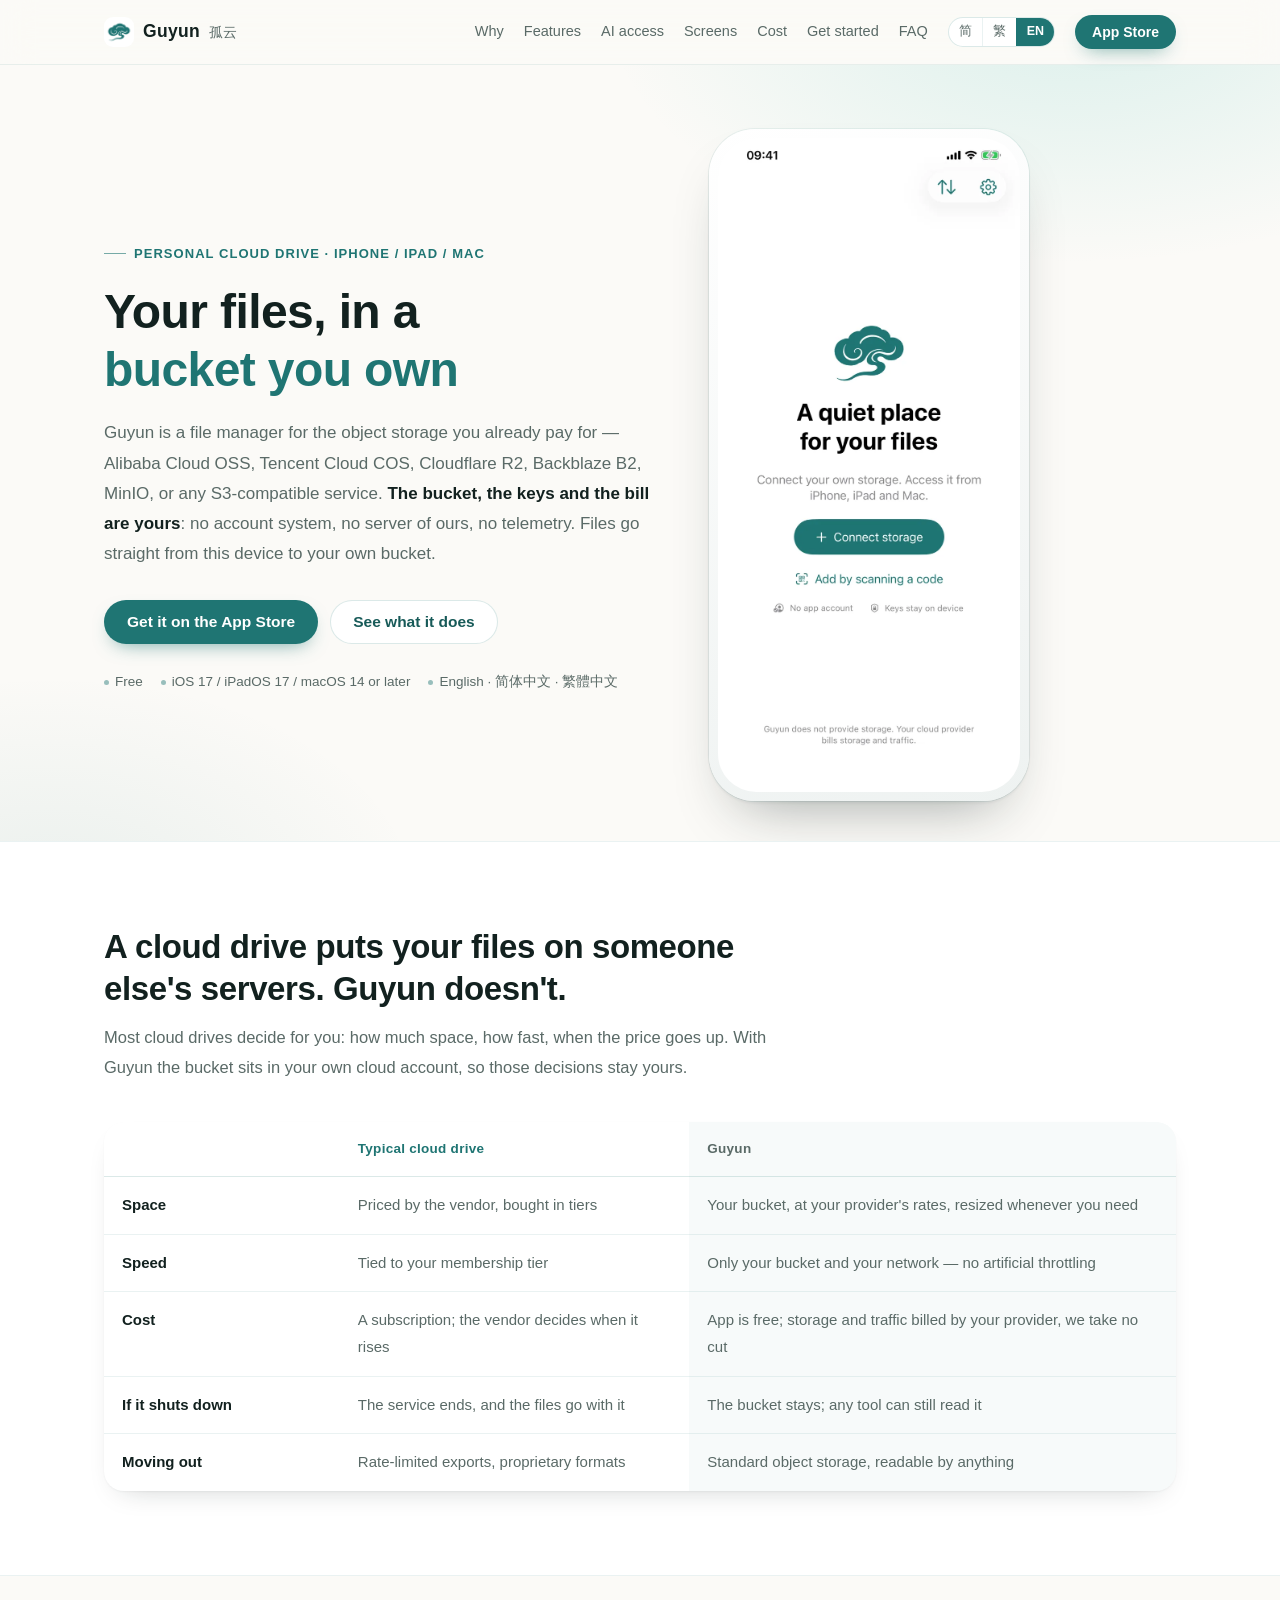
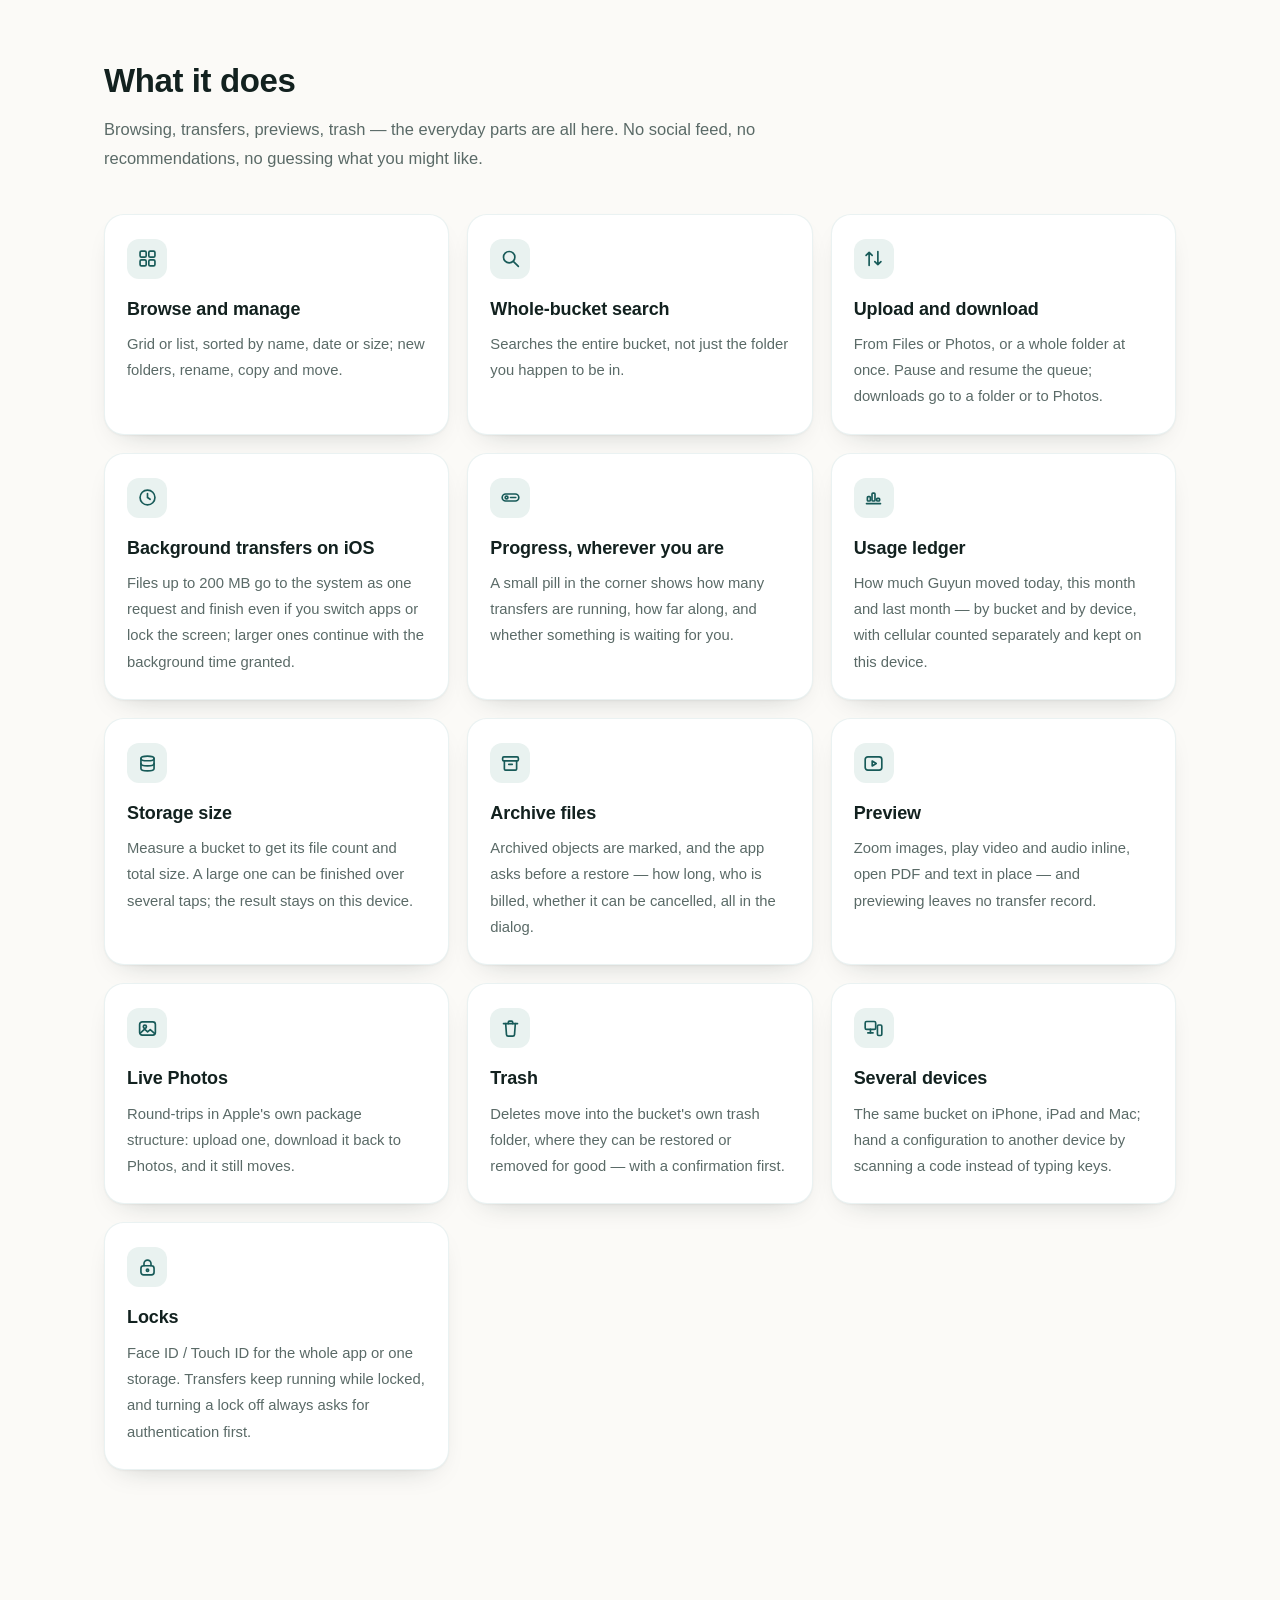
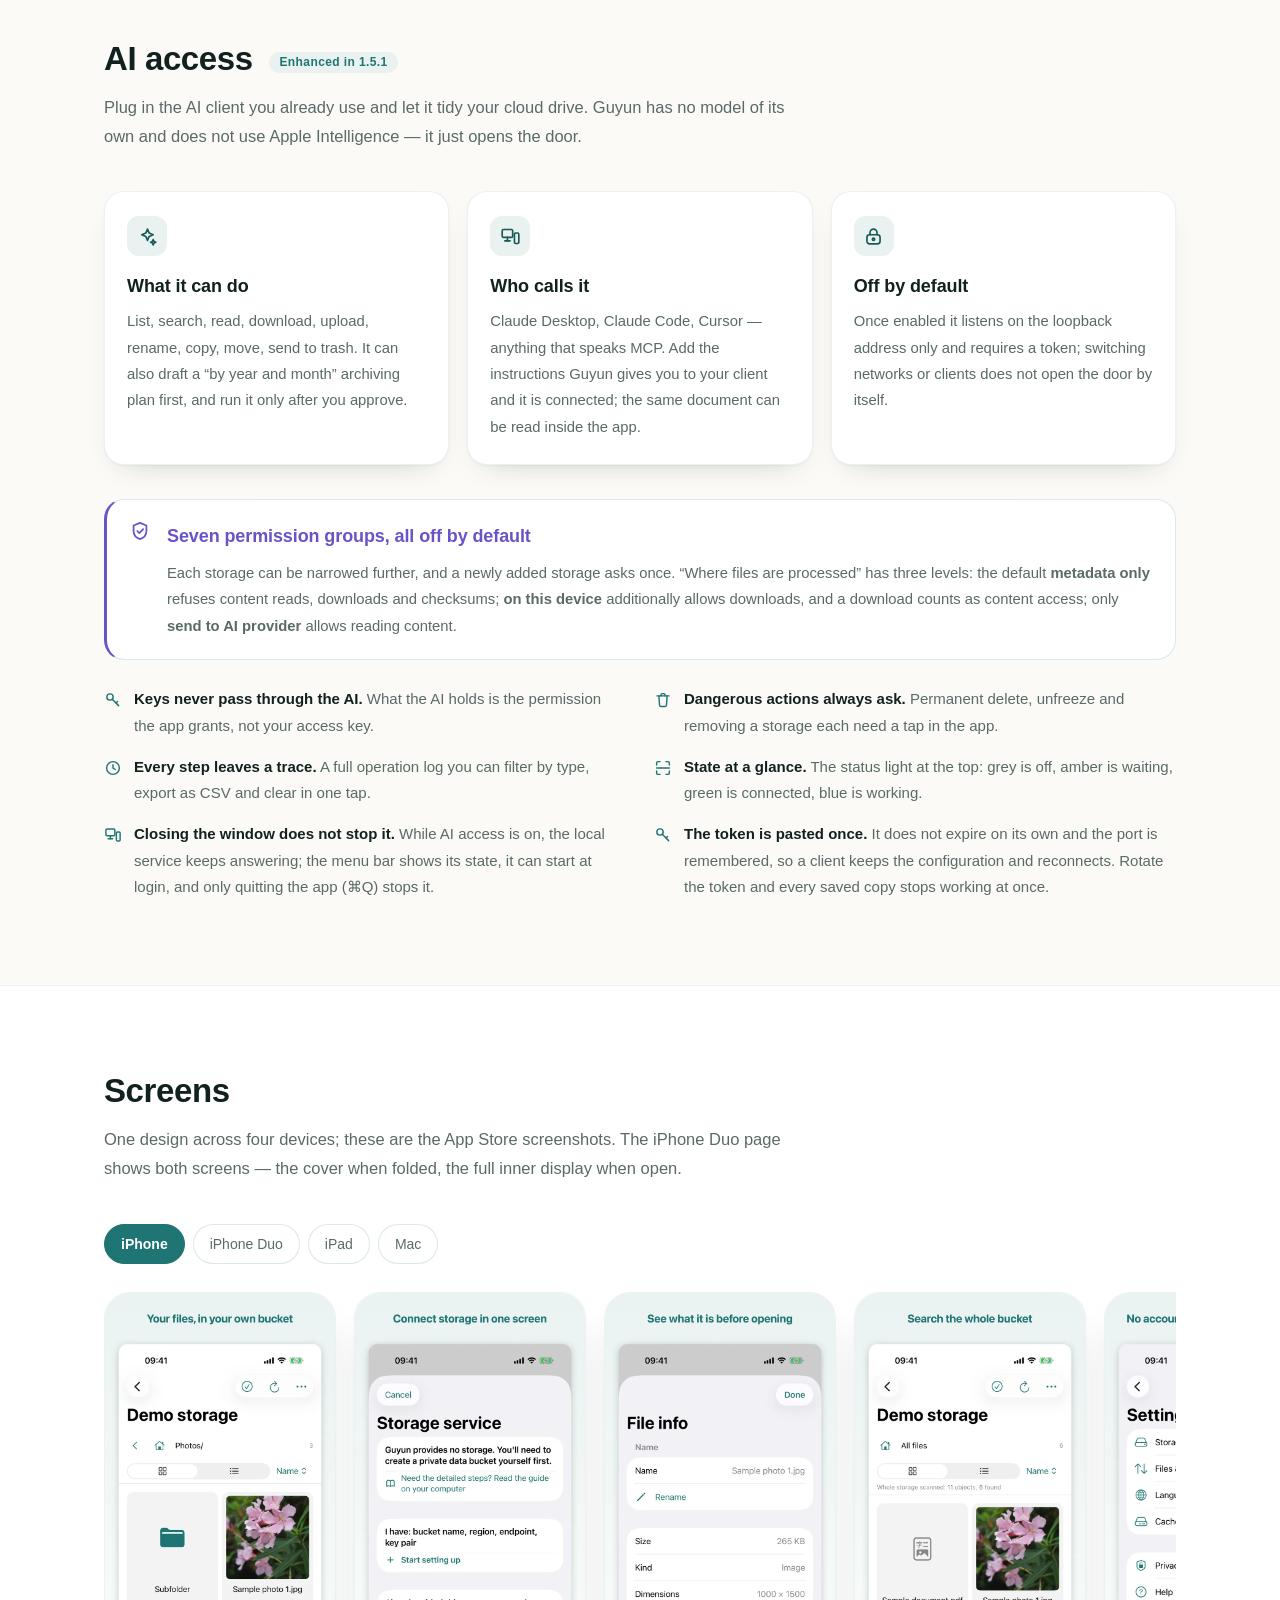
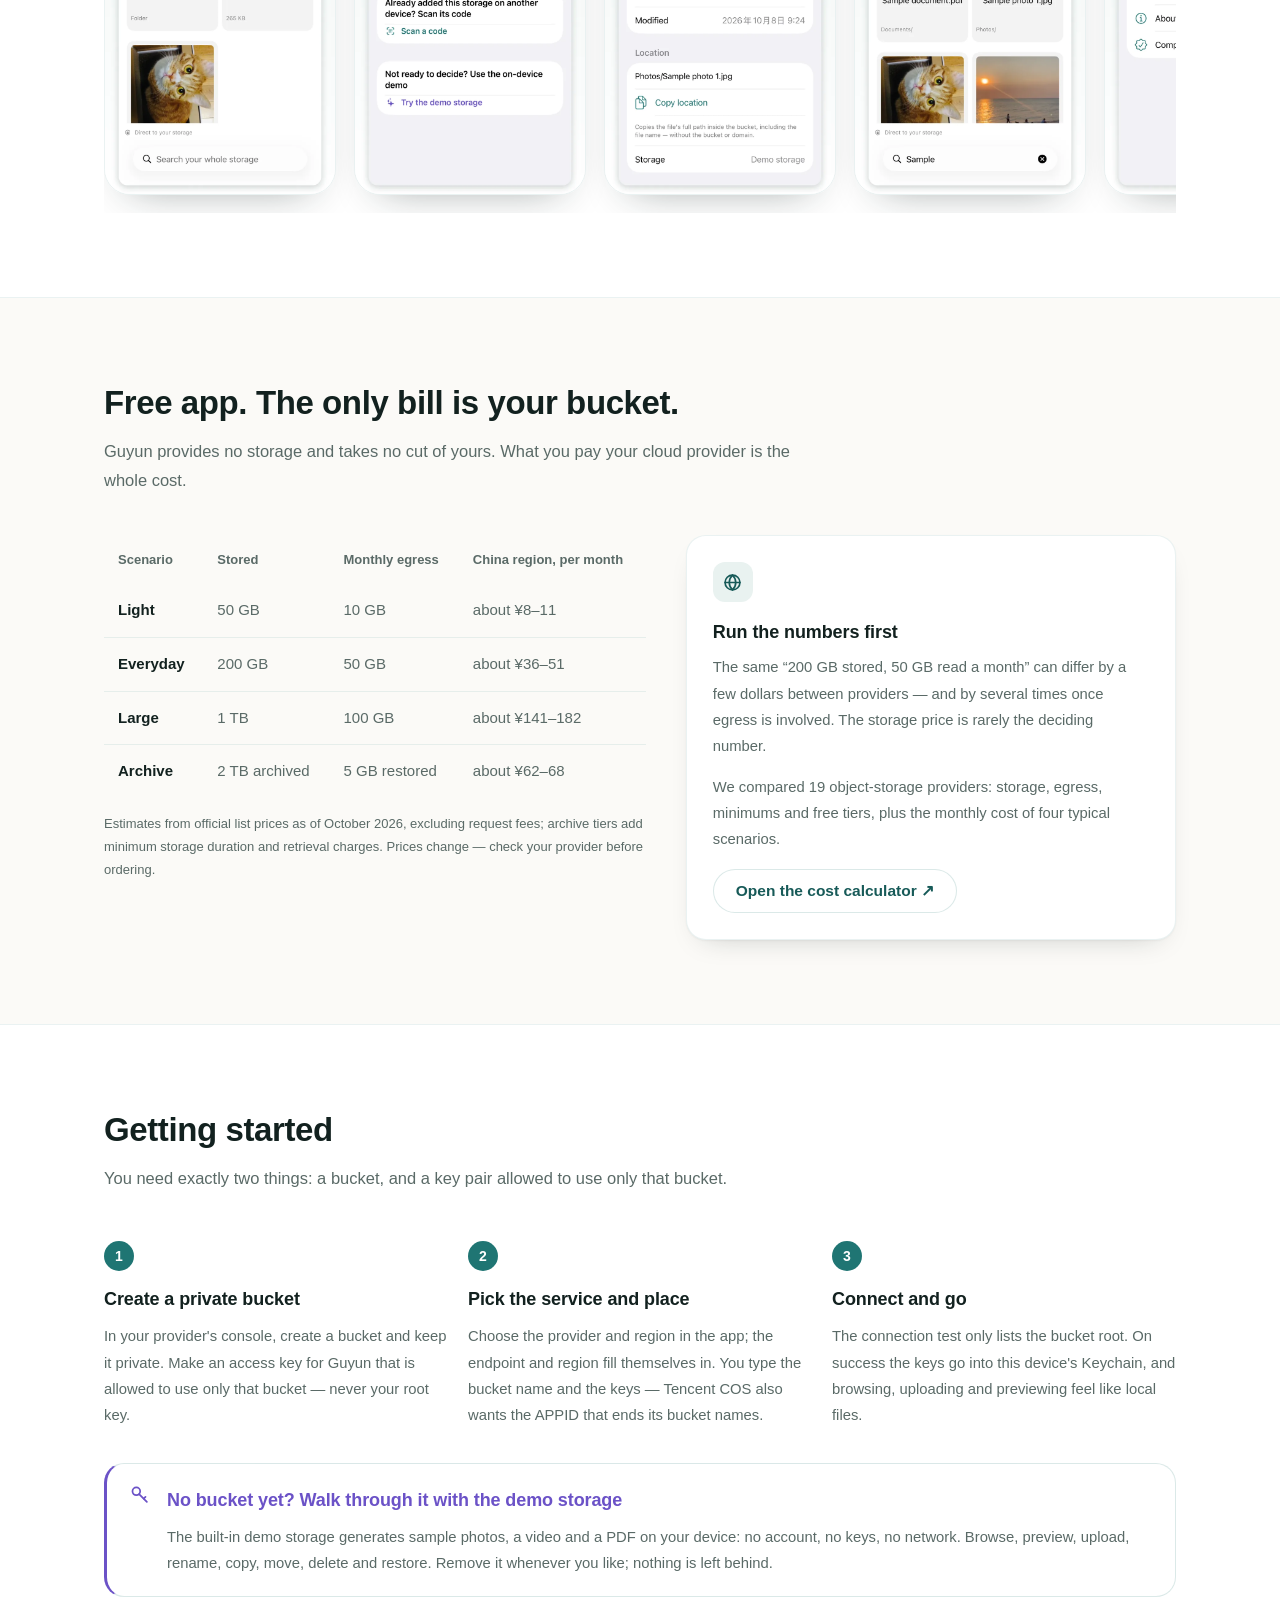
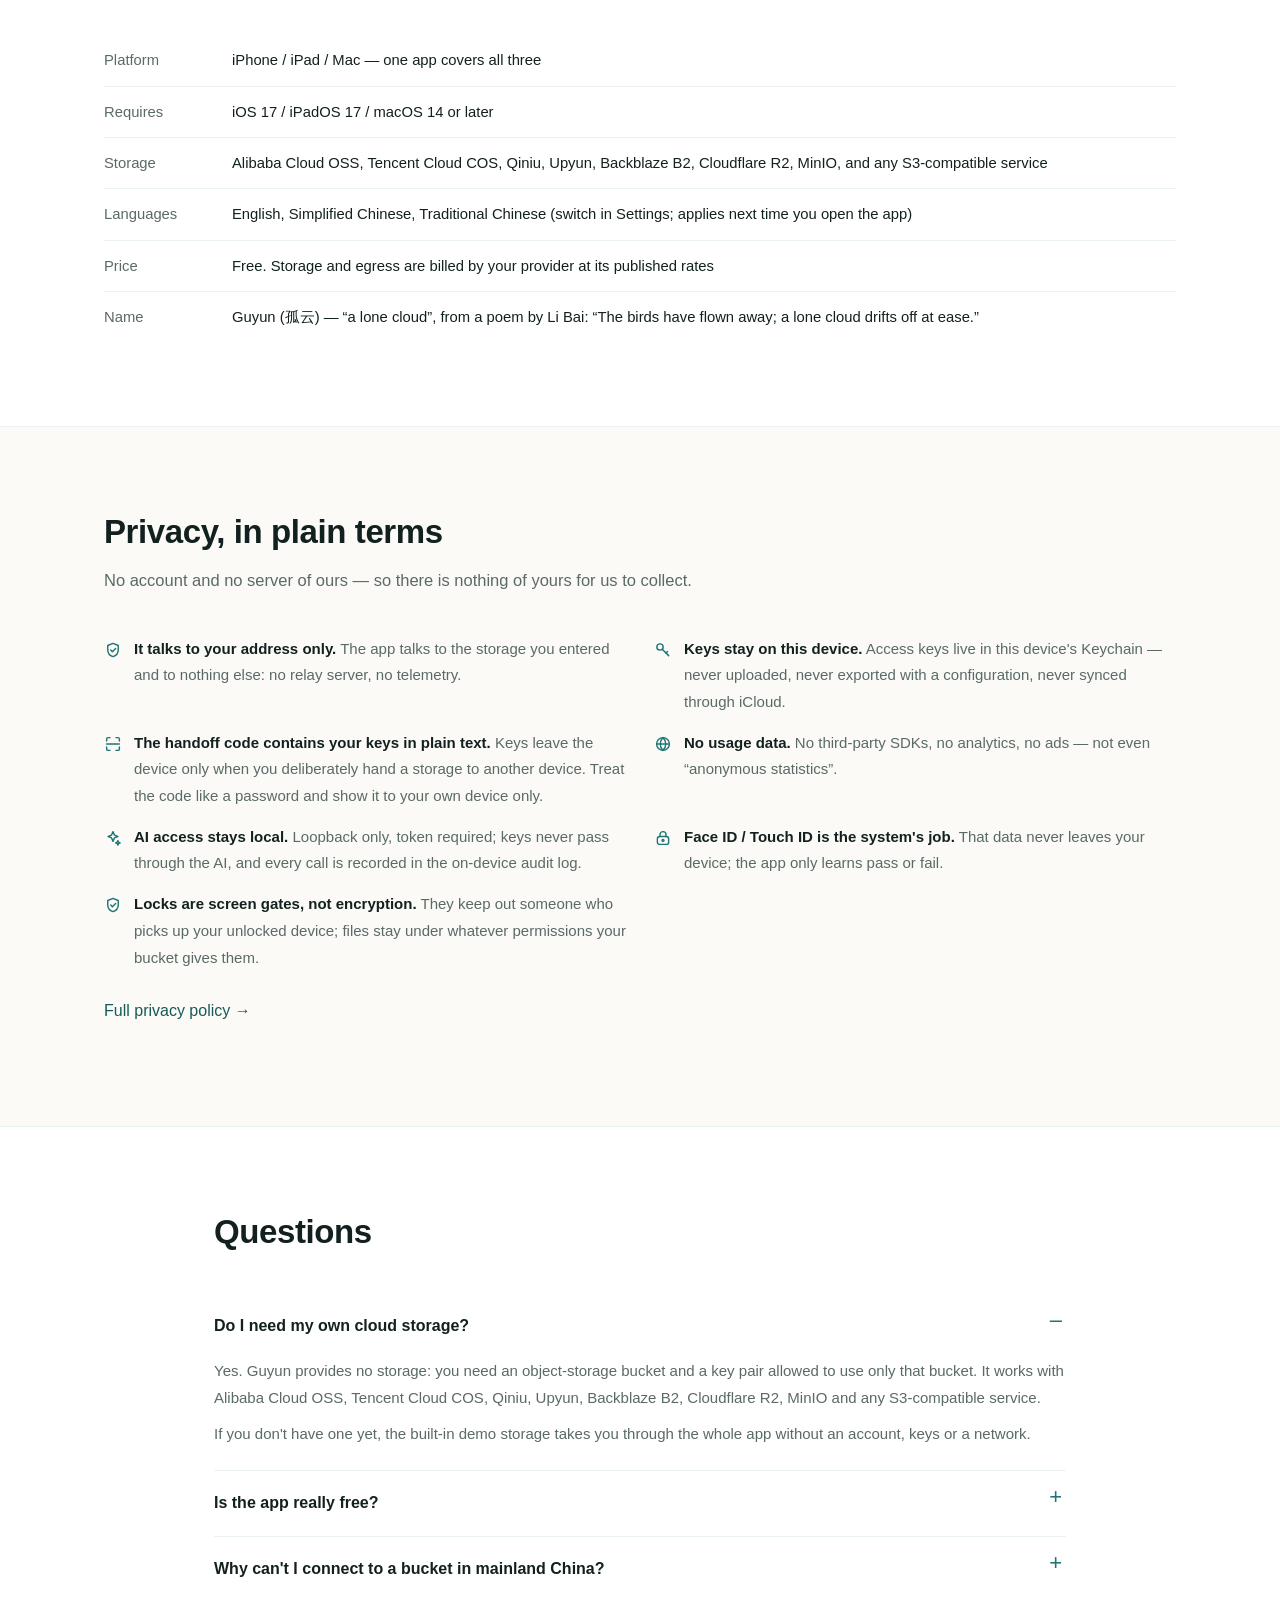
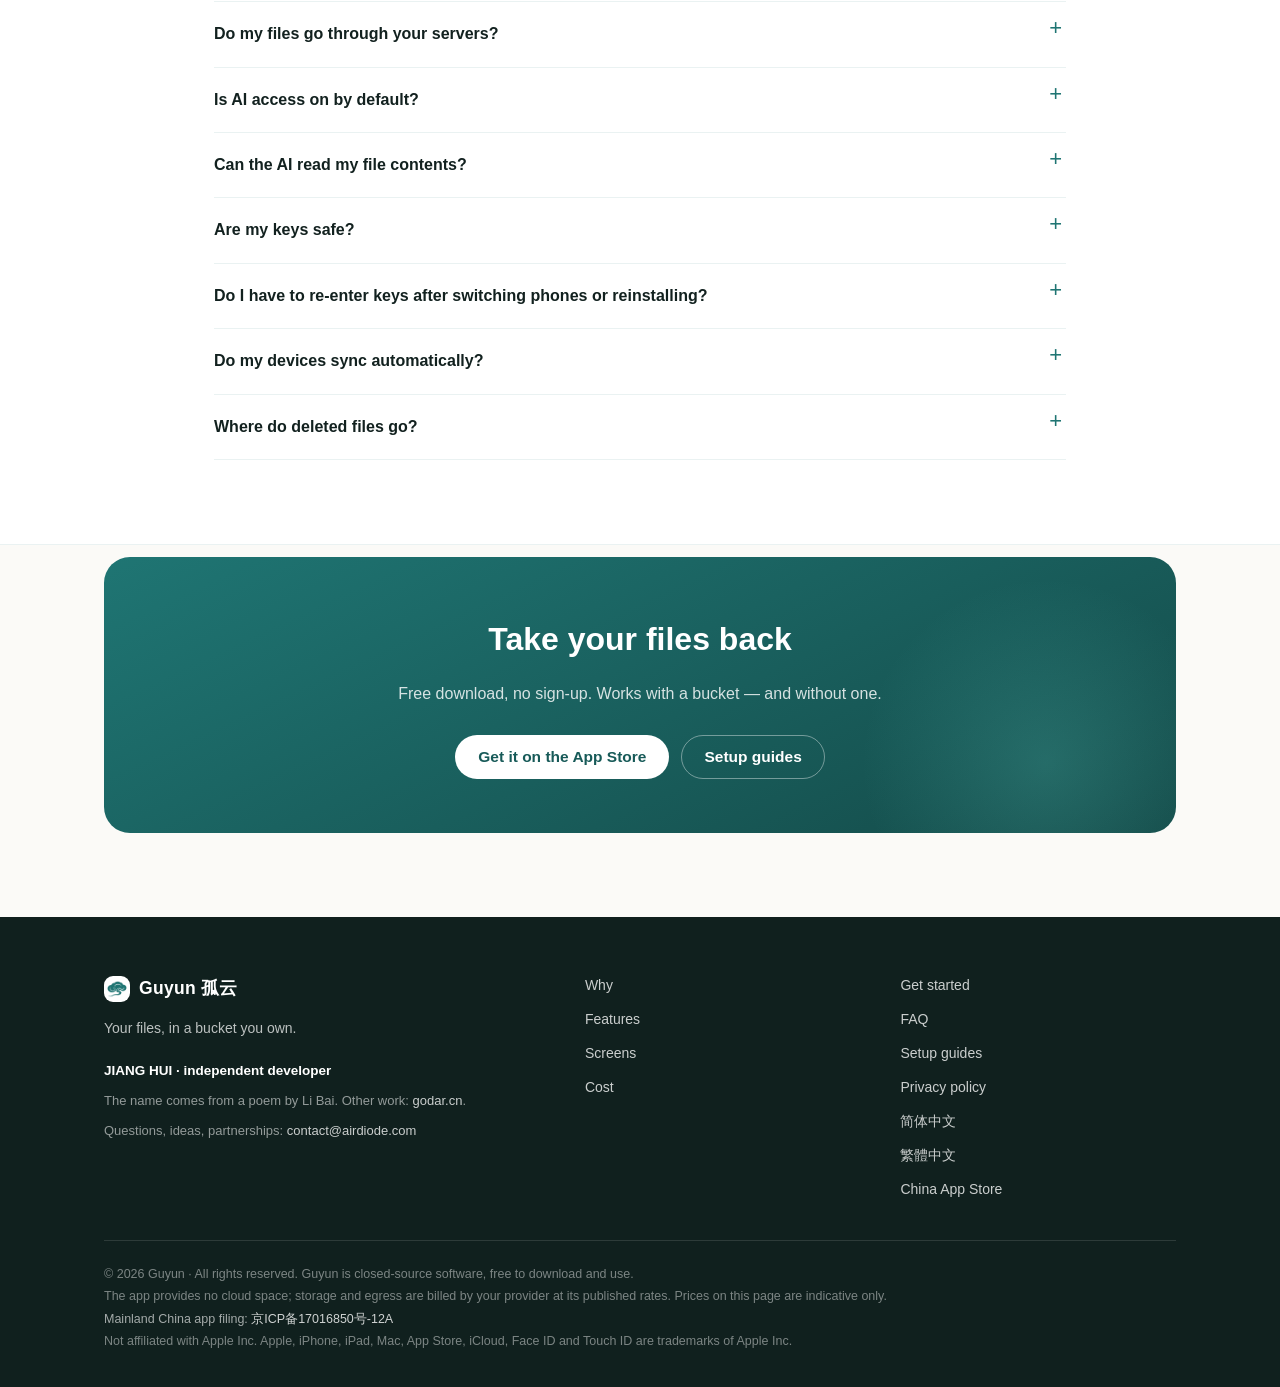
<file: en/index.html>
<!DOCTYPE html>
<html lang="en">
<head>
<meta charset="utf-8">
<meta name="viewport" content="width=device-width, initial-scale=1">
<title>Guyun — Your files, in a bucket you own</title>
<meta name="description" content="Guyun is a file manager for the object storage you already own: Alibaba Cloud OSS, Tencent Cloud COS, Cloudflare R2, Backblaze B2, MinIO, or any S3-compatible service. No account, no server of ours, no telemetry — keys stay on your device. Free on iPhone, iPad and Mac.">
<meta name="theme-color" content="#fbfaf7">
<link rel="icon" href="../assets/favicon.png">
<link rel="apple-touch-icon" href="../assets/app-icon-180.png">
<link rel="stylesheet" href="../styles.css">
<link rel="alternate" hreflang="zh-Hans" href="https://airdiode.github.io/Guyun/">
<link rel="alternate" hreflang="zh-Hant" href="https://airdiode.github.io/Guyun/tw/">
<link rel="alternate" hreflang="en" href="https://airdiode.github.io/Guyun/en/">
<meta property="og:type" content="website">
<meta property="og:title" content="Guyun — Your files, in a bucket you own">
<meta property="og:description" content="A file manager for object storage you own. No account, no server of ours, no telemetry. Free on iPhone, iPad and Mac.">
<meta property="og:image" content="https://airdiode.github.io/Guyun/assets/og-en.png">
<meta property="og:url" content="https://airdiode.github.io/Guyun/en/">
<meta name="twitter:card" content="summary_large_image">
</head>
<body>

<svg xmlns="http://www.w3.org/2000/svg" style="display:none" aria-hidden="true">
  <symbol id="i-grid" viewBox="0 0 24 24" fill="none" stroke="currentColor" stroke-width="1.9" stroke-linejoin="round"><rect x="3.5" y="3.5" width="7" height="7" rx="1.6"/><rect x="13.5" y="3.5" width="7" height="7" rx="1.6"/><rect x="3.5" y="13.5" width="7" height="7" rx="1.6"/><rect x="13.5" y="13.5" width="7" height="7" rx="1.6"/></symbol>
  <symbol id="i-search" viewBox="0 0 24 24" fill="none" stroke="currentColor" stroke-width="1.9" stroke-linecap="round"><circle cx="10.5" cy="10.5" r="6.5"/><path d="M15.5 15.5 21 21"/></symbol>
  <symbol id="i-transfer" viewBox="0 0 24 24" fill="none" stroke="currentColor" stroke-width="1.9" stroke-linecap="round" stroke-linejoin="round"><path d="M7 20V5m0 0L3.5 8.5M7 5l3.5 3.5"/><path d="M17 4v15m0 0 3.5-3.5M17 19l-3.5-3.5"/></symbol>
  <symbol id="i-clock" viewBox="0 0 24 24" fill="none" stroke="currentColor" stroke-width="1.9" stroke-linecap="round"><circle cx="12" cy="12" r="8.5"/><path d="M12 7.5V12l3 2"/></symbol>
  <symbol id="i-pill" viewBox="0 0 24 24" fill="none" stroke="currentColor" stroke-width="1.9" stroke-linecap="round"><rect x="2.5" y="8" width="19" height="8" rx="4"/><circle cx="7.5" cy="12" r="1.6"/><path d="M12 12h6"/></symbol>
  <symbol id="i-ledger" viewBox="0 0 24 24" fill="none" stroke="currentColor" stroke-width="1.9" stroke-linecap="round"><path d="M4 19h16"/><rect x="5" y="11" width="3.4" height="5" rx="1"/><rect x="10.3" y="7" width="3.4" height="9" rx="1"/><rect x="15.6" y="13" width="3.4" height="3" rx="1"/></symbol>
  <symbol id="i-bucket" viewBox="0 0 24 24" fill="none" stroke="currentColor" stroke-width="1.9" stroke-linecap="round"><ellipse cx="12" cy="6.2" rx="7.5" ry="2.7"/><path d="M4.5 6.2v11.6c0 1.5 3.4 2.7 7.5 2.7s7.5-1.2 7.5-2.7V6.2"/><path d="M4.5 12c0 1.5 3.4 2.7 7.5 2.7s7.5-1.2 7.5-2.7"/></symbol>
  <symbol id="i-archive" viewBox="0 0 24 24" fill="none" stroke="currentColor" stroke-width="1.9" stroke-linecap="round" stroke-linejoin="round"><rect x="3" y="4.5" width="18" height="4.5" rx="1.4"/><path d="M5 9v9.2c0 .7.6 1.3 1.3 1.3h11.4c.7 0 1.3-.6 1.3-1.3V9"/><path d="M10 13h4"/></symbol>
  <symbol id="i-play" viewBox="0 0 24 24" fill="none" stroke="currentColor" stroke-width="1.9" stroke-linejoin="round"><rect x="2.5" y="4.5" width="19" height="15" rx="3"/><path d="M10.5 9.2v5.6l4.6-2.8z"/></symbol>
  <symbol id="i-trash" viewBox="0 0 24 24" fill="none" stroke="currentColor" stroke-width="1.9" stroke-linecap="round"><path d="M4 6.5h16"/><path d="M9.5 6.5V4.8c0-.7.6-1.3 1.3-1.3h2.4c.7 0 1.3.6 1.3 1.3v1.7"/><path d="M6.5 6.5 7.4 19c.1 1 .9 1.7 1.9 1.7h5.4c1 0 1.8-.7 1.9-1.7l.9-12.5"/></symbol>
  <symbol id="i-devices" viewBox="0 0 24 24" fill="none" stroke="currentColor" stroke-width="1.9" stroke-linecap="round" stroke-linejoin="round"><rect x="2.5" y="4" width="12" height="9" rx="1.6"/><path d="M5.5 17h6"/><path d="M8.5 13v4"/><rect x="16.5" y="8" width="5" height="12" rx="1.4"/></symbol>
  <symbol id="i-lock" viewBox="0 0 24 24" fill="none" stroke="currentColor" stroke-width="1.9" stroke-linecap="round"><rect x="4.5" y="10" width="15" height="10.5" rx="3"/><path d="M8 10V7.5a4 4 0 0 1 8 0V10"/><circle cx="12" cy="15.2" r="1.3"/></symbol>
  <symbol id="i-scan" viewBox="0 0 24 24" fill="none" stroke="currentColor" stroke-width="1.9" stroke-linecap="round" stroke-linejoin="round"><path d="M3.5 8V5.5c0-1.1.9-2 2-2H8"/><path d="M16 3.5h2.5c1.1 0 2 .9 2 2V8"/><path d="M20.5 16v2.5c0 1.1-.9 2-2 2H16"/><path d="M8 20.5H5.5c-1.1 0-2-.9-2-2V16"/><path d="M3.5 12h17"/></symbol>
  <symbol id="i-shield" viewBox="0 0 24 24" fill="none" stroke="currentColor" stroke-width="1.9" stroke-linecap="round" stroke-linejoin="round"><path d="M12 3.2 5 6v6c0 4.2 2.9 7.5 7 8.8 4.1-1.3 7-4.6 7-8.8V6z"/><path d="m9 12 2.2 2.2L15.5 10"/></symbol>
  <symbol id="i-key" viewBox="0 0 24 24" fill="none" stroke="currentColor" stroke-width="1.9" stroke-linecap="round"><circle cx="8" cy="8" r="4.2"/><path d="m11 11 8.5 8.5"/><path d="m16 16 2-2"/></symbol>
  <symbol id="i-globe" viewBox="0 0 24 24" fill="none" stroke="currentColor" stroke-width="1.9" stroke-linecap="round"><circle cx="12" cy="12" r="8.5"/><path d="M3.5 12h17"/><path d="M12 3.5c2.4 2.3 3.7 5.3 3.7 8.5s-1.3 6.2-3.7 8.5c-2.4-2.3-3.7-5.3-3.7-8.5S9.6 5.8 12 3.5z"/></symbol>
  <symbol id="i-ai" viewBox="0 0 24 24" fill="none" stroke="currentColor" stroke-width="1.9" stroke-linecap="round" stroke-linejoin="round"><path d="M12 3.5l1.9 4.6 4.6 1.9-4.6 1.9L12 16.5l-1.9-4.6L5.5 10l4.6-1.9z"/><path d="M18.5 15.5l.9 2.1 2.1.9-2.1.9-.9 2.1-.9-2.1-2.1-.9 2.1-.9z"/></symbol>
  <symbol id="i-photo" viewBox="0 0 24 24" fill="none" stroke="currentColor" stroke-width="1.9" stroke-linecap="round" stroke-linejoin="round"><rect x="3" y="4.5" width="18" height="15" rx="3"/><circle cx="9" cy="10" r="1.8"/><path d="M3.8 17.2l4.9-4.4 3.4 3 3-2.6 4.9 4.4"/></symbol>
</svg>

<a class="skip" href="#main">Skip to content</a>

<header class="site-header">
  <div class="wrap">
    <a class="brand" href="./">
      <img src="../assets/app-icon.png" alt="Guyun app icon">
      Guyun <span style="font-weight:500;color:var(--muted);font-size:14px;letter-spacing:0">孤云</span>
    </a>
    <nav>
      <a href="#why">Why</a>
      <a href="#features">Features</a>
      <a href="#ai">AI access</a>
      <a href="#shots">Screens</a>
      <a href="#cost">Cost</a>
      <a href="#start">Get started</a>
      <a href="#faq">FAQ</a>
      <span class="langs" role="group" aria-label="语言">
        <a href="../" hreflang="zh-Hans">简</a>
        <a href="../tw/" hreflang="zh-Hant">繁</a>
        <a href="./" hreflang="en" aria-current="page">EN</a>
      </span>
      <a class="btn btn-primary nav-cta" href="https://apps.apple.com/us/app/id6809848348" style="padding:8px 16px;font-size:14px">App Store</a>
    </nav>
  </div>
</header>

<main id="main">

<div class="hero">
  <div class="wrap hero-grid">
    <div>
      <p class="eyebrow">Personal cloud drive · iPhone / iPad / Mac</p>
      <h1>Your files, in a<br><em>bucket you own</em></h1>
      <p class="lede">
        Guyun is a file manager for the object storage you already pay for — Alibaba Cloud OSS,
        Tencent Cloud COS, Cloudflare R2, Backblaze B2, MinIO, or any S3-compatible service.
        <strong>The bucket, the keys and the bill are yours</strong>: no account system, no server of
        ours, no telemetry. Files go straight from this device to your own bucket.
      </p>
      <div class="btn-row">
        <a class="btn btn-primary" href="https://apps.apple.com/us/app/id6809848348">Get it on the App Store</a>
        <a class="btn btn-ghost" href="#features">See what it does</a>
      </div>
      <div class="meta-line">
        <span>Free</span>
        <span>iOS 17 / iPadOS 17 / macOS 14 or later</span>
        <span>English · 简体中文 · 繁體中文</span>
      </div>
    </div>
    <div>
      <figure class="phone" style="margin:0">
        <img src="../assets/shots/en/welcome.webp" width="750" height="1623"
             alt="Guyun welcome screen: the cloud mark, the line “Your files, at ease in the cloud”, and a Connect a storage service button">
      </figure>
    </div>
  </div>
</div>

<section id="why" class="section alt">
  <div class="wrap">
    <div class="section-head">
      <h2>A cloud drive puts your files on someone else's servers. Guyun doesn't.</h2>
      <p>Most cloud drives decide for you: how much space, how fast, when the price goes up. With Guyun the bucket sits in your own cloud account, so those decisions stay yours.</p>
    </div>
    <table class="compare">
      <thead>
        <tr><th scope="col"></th><th scope="col">Typical cloud drive</th><th scope="col" class="col-us">Guyun</th></tr>
      </thead>
      <tbody>
        <tr><th scope="row">Space</th><td data-label="Cloud drive">Priced by the vendor, bought in tiers</td><td class="col-us" data-label="Guyun">Your bucket, at your provider's rates, resized whenever you need</td></tr>
        <tr><th scope="row">Speed</th><td data-label="Cloud drive">Tied to your membership tier</td><td class="col-us" data-label="Guyun">Only your bucket and your network — no artificial throttling</td></tr>
        <tr><th scope="row">Cost</th><td data-label="Cloud drive">A subscription; the vendor decides when it rises</td><td class="col-us" data-label="Guyun">App is free; storage and traffic billed by your provider, we take no cut</td></tr>
        <tr><th scope="row">If it shuts down</th><td data-label="Cloud drive">The service ends, and the files go with it</td><td class="col-us" data-label="Guyun">The bucket stays; any tool can still read it</td></tr>
        <tr><th scope="row">Moving out</th><td data-label="Cloud drive">Rate-limited exports, proprietary formats</td><td class="col-us" data-label="Guyun">Standard object storage, readable by anything</td></tr>
      </tbody>
    </table>
  </div>
</section>

<section id="features" class="section">
  <div class="wrap">
    <div class="section-head">
      <h2>What it does</h2>
      <p>Browsing, transfers, previews, trash — the everyday parts are all here. No social feed, no recommendations, no guessing what you might like.</p>
    </div>
    <div class="cards">
      <div class="card">
        <span class="ico"><svg><use href="#i-grid"/></svg></span>
        <h3>Browse and manage</h3>
        <p>Grid or list, sorted by name, date or size; new folders, rename, copy and move.</p>
      </div>
      <div class="card">
        <span class="ico"><svg><use href="#i-search"/></svg></span>
        <h3>Whole-bucket search</h3>
        <p>Searches the entire bucket, not just the folder you happen to be in.</p>
      </div>
      <div class="card">
        <span class="ico"><svg><use href="#i-transfer"/></svg></span>
        <h3>Upload and download</h3>
        <p>From Files or Photos, or a whole folder at once. Pause and resume the queue; downloads go to a folder or to Photos.</p>
      </div>
      <div class="card">
        <span class="ico"><svg><use href="#i-clock"/></svg></span>
        <h3>Background transfers on iOS</h3>
        <p>Files up to 200 MB go to the system as one request and finish even if you switch apps or lock the screen; larger ones continue with the background time granted.</p>
      </div>
      <div class="card">
        <span class="ico"><svg><use href="#i-pill"/></svg></span>
        <h3>Progress, wherever you are</h3>
        <p>A small pill in the corner shows how many transfers are running, how far along, and whether something is waiting for you.</p>
      </div>
      <div class="card">
        <span class="ico"><svg><use href="#i-ledger"/></svg></span>
        <h3>Usage ledger</h3>
        <p>How much Guyun moved today, this month and last month — by bucket and by device, with cellular counted separately and kept on this device.</p>
      </div>
      <div class="card">
        <span class="ico"><svg><use href="#i-bucket"/></svg></span>
        <h3>Storage size</h3>
        <p>Measure a bucket to get its file count and total size. A large one can be finished over several taps; the result stays on this device.</p>
      </div>
      <div class="card">
        <span class="ico"><svg><use href="#i-archive"/></svg></span>
        <h3>Archive files</h3>
        <p>Archived objects are marked, and the app asks before a restore — how long, who is billed, whether it can be cancelled, all in the dialog.</p>
      </div>
      <div class="card">
        <span class="ico"><svg><use href="#i-play"/></svg></span>
        <h3>Preview</h3>
        <p>Zoom images, play video and audio inline, open PDF and text in place — and previewing leaves no transfer record.</p>
      </div>
      <div class="card">
        <span class="ico"><svg><use href="#i-photo"/></svg></span>
        <h3>Live Photos</h3>
        <p>Round-trips in Apple's own package structure: upload one, download it back to Photos, and it still moves.</p>
      </div>
      <div class="card">
        <span class="ico"><svg><use href="#i-trash"/></svg></span>
        <h3>Trash</h3>
        <p>Deletes move into the bucket's own trash folder, where they can be restored or removed for good — with a confirmation first.</p>
      </div>
      <div class="card">
        <span class="ico"><svg><use href="#i-devices"/></svg></span>
        <h3>Several devices</h3>
        <p>The same bucket on iPhone, iPad and Mac; hand a configuration to another device by scanning a code instead of typing keys.</p>
      </div>
      <div class="card">
        <span class="ico"><svg><use href="#i-lock"/></svg></span>
        <h3>Locks</h3>
        <p>Face ID / Touch ID for the whole app or one storage. Transfers keep running while locked, and turning a lock off always asks for authentication first.</p>
      </div>
    </div>
  </div>
</section>

<section id="ai" class="section">
  <div class="wrap">
    <div class="section-head">
      <h2>AI access <span class="badge">Enhanced in 1.5.1</span></h2>
      <p>Plug in the AI client you already use and let it tidy your cloud drive. Guyun has no model of its own and does not use Apple Intelligence — it just opens the door.</p>
    </div>

    <div class="cards">
      <div class="card">
        <span class="ico"><svg><use href="#i-ai"/></svg></span>
        <h3>What it can do</h3>
        <p>List, search, read, download, upload, rename, copy, move, send to trash. It can also draft a “by year and month” archiving plan first, and run it only after you approve.</p>
      </div>
      <div class="card">
        <span class="ico"><svg><use href="#i-devices"/></svg></span>
        <h3>Who calls it</h3>
        <p>Claude Desktop, Claude Code, Cursor — anything that speaks MCP. Add the instructions Guyun gives you to your client and it is connected; the same document can be read inside the app.</p>
      </div>
      <div class="card">
        <span class="ico"><svg><use href="#i-lock"/></svg></span>
        <h3>Off by default</h3>
        <p>Once enabled it listens on the loopback address only and requires a token; switching networks or clients does not open the door by itself.</p>
      </div>
    </div>

    <div class="callout">
      <span class="ico"><svg width="22" height="22"><use href="#i-shield"/></svg></span>
      <div>
        <h3>Seven permission groups, all off by default</h3>
        <p>Each storage can be narrowed further, and a newly added storage asks once. “Where files are processed” has three levels: the default <b>metadata only</b> refuses content reads, downloads and checksums; <b>on this device</b> additionally allows downloads, and a download counts as content access; only <b>send to AI provider</b> allows reading content.</p>
      </div>
    </div>

    <ul class="privacy-list" style="margin-top:26px">
      <li><svg><use href="#i-key"/></svg><span><b>Keys never pass through the AI.</b> What the AI holds is the permission the app grants, not your access key.</span></li>
      <li><svg><use href="#i-trash"/></svg><span><b>Dangerous actions always ask.</b> Permanent delete, unfreeze and removing a storage each need a tap in the app.</span></li>
      <li><svg><use href="#i-clock"/></svg><span><b>Every step leaves a trace.</b> A full operation log you can filter by type, export as CSV and clear in one tap.</span></li>
      <li><svg><use href="#i-scan"/></svg><span><b>State at a glance.</b> The status light at the top: grey is off, amber is waiting, green is connected, blue is working.</span></li>
      <li><svg><use href="#i-devices"/></svg><span><b>Closing the window does not stop it.</b> While AI access is on, the local service keeps answering; the menu bar shows its state, it can start at login, and only quitting the app (⌘Q) stops it.</span></li>
      <li><svg><use href="#i-key"/></svg><span><b>The token is pasted once.</b> It does not expire on its own and the port is remembered, so a client keeps the configuration and reconnects. Rotate the token and every saved copy stops working at once.</span></li>
    </ul>
  </div>
</section>

<section id="shots" class="section alt">
  <div class="wrap">
    <div class="section-head">
      <h2>Screens</h2>
      <p>One design across four devices; these are the App Store screenshots. The iPhone Duo page shows both screens — the cover when folded, the full inner display when open.</p>
    </div>

    <div class="tabs" role="tablist" aria-label="Choose a device">
      <button role="tab" id="tab-iphone" aria-selected="true" aria-controls="strip-iphone" data-device="iphone">iPhone</button>
      <button role="tab" id="tab-duo" aria-selected="false" aria-controls="strip-duo" data-device="duo">iPhone Duo</button>
      <button role="tab" id="tab-ipad" aria-selected="false" aria-controls="strip-ipad" data-device="ipad">iPad</button>
      <button role="tab" id="tab-mac" aria-selected="false" aria-controls="strip-mac" data-device="mac">Mac</button>
    </div>

    <div class="strip" id="strip-iphone" role="tabpanel" aria-labelledby="tab-iphone">
      <figure class="shot-phone"><img src="../assets/shots/en/iphone-1.webp" width="750" height="1631" loading="lazy" alt="Grid view"></figure>
      <figure class="shot-phone"><img src="../assets/shots/en/iphone-2.webp" width="750" height="1631" loading="lazy" alt="Adding storage"></figure>
      <figure class="shot-phone"><img src="../assets/shots/en/iphone-3.webp" width="750" height="1631" loading="lazy" alt="File info"></figure>
      <figure class="shot-phone"><img src="../assets/shots/en/iphone-4.webp" width="750" height="1631" loading="lazy" alt="Whole-bucket search"></figure>
      <figure class="shot-phone"><img src="../assets/shots/en/iphone-5.webp" width="750" height="1631" loading="lazy" alt="Settings"></figure>
    </div>

    <div class="strip" id="strip-duo" role="tabpanel" aria-labelledby="tab-duo" hidden>
      <figure class="shot-phone"><img src="../assets/shots/en/duo-1.webp" width="750" height="1091" loading="lazy" alt="iPhone Duo cover screen: photo grid"></figure>
      <figure class="shot-phone"><img src="../assets/shots/en/duo-2.webp" width="750" height="1091" loading="lazy" alt="iPhone Duo cover screen: adding storage"></figure>
      <figure class="shot-phone"><img src="../assets/shots/en/duo-3.webp" width="750" height="1066" loading="lazy" alt="iPhone Duo inner screen: file info"></figure>
      <figure class="shot-phone"><img src="../assets/shots/en/duo-4.webp" width="750" height="1091" loading="lazy" alt="iPhone Duo cover screen: whole-bucket search"></figure>
      <figure class="shot-phone"><img src="../assets/shots/en/duo-5.webp" width="750" height="1066" loading="lazy" alt="iPhone Duo inner screen: settings"></figure>
    </div>

    <div class="strip" id="strip-ipad" role="tabpanel" aria-labelledby="tab-ipad" hidden>
      <figure class="shot-pad"><img src="../assets/shots/en/ipad-1.webp" width="900" height="1200" loading="lazy" alt="Grid view"></figure>
      <figure class="shot-pad"><img src="../assets/shots/en/ipad-2.webp" width="900" height="1200" loading="lazy" alt="Adding storage"></figure>
      <figure class="shot-pad"><img src="../assets/shots/en/ipad-3.webp" width="900" height="1200" loading="lazy" alt="File info"></figure>
      <figure class="shot-pad"><img src="../assets/shots/en/ipad-4.webp" width="900" height="1200" loading="lazy" alt="Whole-bucket search"></figure>
      <figure class="shot-pad"><img src="../assets/shots/en/ipad-5.webp" width="900" height="1200" loading="lazy" alt="Settings"></figure>
    </div>

    <div class="strip" id="strip-mac" role="tabpanel" aria-labelledby="tab-mac" hidden>
      <figure class="shot-mac"><img src="../assets/shots/en/mac-1.webp" width="1200" height="750" loading="lazy" alt="Grid view"></figure>
      <figure class="shot-mac"><img src="../assets/shots/en/mac-2.webp" width="1200" height="750" loading="lazy" alt="Adding storage"></figure>
      <figure class="shot-mac"><img src="../assets/shots/en/mac-3.webp" width="1200" height="750" loading="lazy" alt="File info"></figure>
      <figure class="shot-mac"><img src="../assets/shots/en/mac-4.webp" width="1200" height="750" loading="lazy" alt="Whole-bucket search"></figure>
      <figure class="shot-mac"><img src="../assets/shots/en/mac-5.webp" width="1200" height="750" loading="lazy" alt="Settings"></figure>
    </div>
  </div>
</section>

<section id="cost" class="section">
  <div class="wrap">
    <div class="section-head">
      <h2>Free app. The only bill is your bucket.</h2>
      <p>Guyun provides no storage and takes no cut of yours. What you pay your cloud provider is the whole cost.</p>
    </div>

    <div class="price-grid">
      <div>
        <table class="price-table">
          <thead>
            <tr><th scope="col">Scenario</th><th scope="col">Stored</th><th scope="col">Monthly egress</th><th scope="col">China region, per month</th></tr>
          </thead>
          <tbody>
            <tr><th scope="row">Light</th><td data-label="Stored">50 GB</td><td data-label="Egress">10 GB</td><td data-label="Per month">about ¥8–11</td></tr>
            <tr><th scope="row">Everyday</th><td data-label="Stored">200 GB</td><td data-label="Egress">50 GB</td><td data-label="Per month">about ¥36–51</td></tr>
            <tr><th scope="row">Large</th><td data-label="Stored">1 TB</td><td data-label="Egress">100 GB</td><td data-label="Per month">about ¥141–182</td></tr>
            <tr><th scope="row">Archive</th><td data-label="Stored">2 TB archived</td><td data-label="Egress">5 GB restored</td><td data-label="Per month">about ¥62–68</td></tr>
          </tbody>
        </table>
        <p class="note">
          Estimates from official list prices as of October 2026, excluding request fees; archive tiers add
          minimum storage duration and retrieval charges. Prices change — check your provider before ordering.
        </p>
      </div>
      <div class="card" style="padding:26px">
        <span class="ico"><svg><use href="#i-globe"/></svg></span>
        <h3>Run the numbers first</h3>
        <p style="margin-bottom:14px">
          The same “200 GB stored, 50 GB read a month” can differ by a few dollars between providers —
          and by several times once egress is involved. The storage price is rarely the deciding number.
        </p>
        <p style="margin-bottom:16px;font-size:14.8px;color:var(--muted)">
          We compared 19 object-storage providers: storage, egress, minimums and free tiers, plus the monthly
          cost of four typical scenarios.
        </p>
        <a class="btn btn-ghost" href="https://www.godar.cn/products/guyun/setup/cost/" target="_blank" rel="noopener">Open the cost calculator ↗</a>
      </div>
    </div>
  </div>
</section>

<section id="start" class="section alt">
  <div class="wrap">
    <div class="section-head">
      <h2>Getting started</h2>
      <p>You need exactly two things: a bucket, and a key pair allowed to use only that bucket.</p>
    </div>

    <div class="steps">
      <div class="step">
        <span class="num">1</span>
        <h3>Create a private bucket</h3>
        <p>In your provider's console, create a bucket and keep it private. Make an access key for Guyun that is allowed to use only that bucket — never your root key.</p>
      </div>
      <div class="step">
        <span class="num">2</span>
        <h3>Pick the service and place</h3>
        <p>Choose the provider and region in the app; the endpoint and region fill themselves in. You type the bucket name and the keys — Tencent COS also wants the APPID that ends its bucket names.</p>
      </div>
      <div class="step">
        <span class="num">3</span>
        <h3>Connect and go</h3>
        <p>The connection test only lists the bucket root. On success the keys go into this device's Keychain, and browsing, uploading and previewing feel like local files.</p>
      </div>
    </div>

    <div class="callout">
      <span class="ico"><svg width="22" height="22"><use href="#i-key"/></svg></span>
      <div>
        <h3>No bucket yet? Walk through it with the demo storage</h3>
        <p>The built-in demo storage generates sample photos, a video and a PDF on your device: no account,
        no keys, no network. Browse, preview, upload, rename, copy, move, delete and restore. Remove it
        whenever you like; nothing is left behind.</p>
      </div>
    </div>

    <table class="spec">
      <tr><th>Platform</th><td>iPhone / iPad / Mac — one app covers all three</td></tr>
      <tr><th>Requires</th><td>iOS 17 / iPadOS 17 / macOS 14 or later</td></tr>
      <tr><th>Storage</th><td>Alibaba Cloud OSS, Tencent Cloud COS, Qiniu, Upyun, Backblaze B2, Cloudflare R2, MinIO, and any S3-compatible service</td></tr>
      <tr><th>Languages</th><td>English, Simplified Chinese, Traditional Chinese (switch in Settings; applies next time you open the app)</td></tr>
      <tr><th>Price</th><td>Free. Storage and egress are billed by your provider at its published rates</td></tr>
      <tr><th>Name</th><td>Guyun (孤云) — “a lone cloud”, from a poem by Li Bai: “The birds have flown away; a lone cloud drifts off at ease.”</td></tr>
    </table>
  </div>
</section>

<section id="privacy" class="section">
  <div class="wrap">
    <div class="section-head">
      <h2>Privacy, in plain terms</h2>
      <p>No account and no server of ours — so there is nothing of yours for us to collect.</p>
    </div>
    <ul class="privacy-list">
      <li><svg><use href="#i-shield"/></svg><span><b>It talks to your address only.</b> The app talks to the storage you entered and to nothing else: no relay server, no telemetry.</span></li>
      <li><svg><use href="#i-key"/></svg><span><b>Keys stay on this device.</b> Access keys live in this device's Keychain — never uploaded, never exported with a configuration, never synced through iCloud.</span></li>
      <li><svg><use href="#i-scan"/></svg><span><b>The handoff code contains your keys in plain text.</b> Keys leave the device only when you deliberately hand a storage to another device. Treat the code like a password and show it to your own device only.</span></li>
      <li><svg><use href="#i-globe"/></svg><span><b>No usage data.</b> No third-party SDKs, no analytics, no ads — not even “anonymous statistics”.</span></li>
      <li><svg><use href="#i-ai"/></svg><span><b>AI access stays local.</b> Loopback only, token required; keys never pass through the AI, and every call is recorded in the on-device audit log.</span></li>
      <li><svg><use href="#i-lock"/></svg><span><b>Face ID / Touch ID is the system's job.</b> That data never leaves your device; the app only learns pass or fail.</span></li>
      <li><svg><use href="#i-shield"/></svg><span><b>Locks are screen gates, not encryption.</b> They keep out someone who picks up your unlocked device; files stay under whatever permissions your bucket gives them.</span></li>
    </ul>
    <p style="margin-top:26px"><a href="https://www.godar.cn/Guyun-privacy-policy.html" target="_blank" rel="noopener">Full privacy policy →</a></p>
  </div>
</section>

<section id="faq" class="section alt">
  <div class="wrap faq" style="max-width:900px">
    <div class="section-head">
      <h2>Questions</h2>
    </div>

    <details open>
      <summary>Do I need my own cloud storage?</summary>
      <div class="body">
        <p>Yes. Guyun provides no storage: you need an object-storage bucket and a key pair allowed to use only that bucket. It works with Alibaba Cloud OSS, Tencent Cloud COS, Qiniu, Upyun, Backblaze B2, Cloudflare R2, MinIO and any S3-compatible service.</p>
        <p>If you don't have one yet, the built-in demo storage takes you through the whole app without an account, keys or a network.</p>
      </div>
    </details>

    <details>
      <summary>Is the app really free?</summary>
      <div class="body">
        <p>Yes. No subscription, no in-app purchase, no feature locks, and no cut of your storage bill. The only thing you pay for is your provider's invoice — storage and egress, at its published rates.</p>
      </div>
    </details>

    <details>
      <summary>Why can't I connect to a bucket in mainland China?</summary>
      <div class="body">
        <p>That is not a Guyun limit. For OSS accounts opened on or after 20 March 2025, the default public endpoint refuses data operations (uploads and downloads) on buckets in mainland regions, returning <code>PublicEndpointForbidden</code> — private buckets included, and it depends on when OSS was opened, not when the bucket was created.</p>
        <p>To stay in a mainland region, bind a custom domain with an ICP filing to the bucket and put that domain in the endpoint field. Otherwise use a bucket in Hong Kong or another overseas region, or run MinIO yourself.</p>
      </div>
    </details>

    <details>
      <summary>Do my files go through your servers?</summary>
      <div class="body">
        <p>No. There is no account system and no server of ours: the app talks to the storage address you enter, and files travel straight from this device to your bucket.</p>
      </div>
    </details>

    <details>
      <summary>Is AI access on by default?</summary>
      <div class="body">
        <p>No — it is off by default. Once you turn it on, the app listens on the loopback address only and requires a token; all seven permission groups start off, each storage can be narrowed further, and a newly added storage asks once.</p>
        <p>It never goes looking for an AI: you add the instructions Guyun gives you to a client such as Claude Desktop, Claude Code or Cursor, and that is what connects.</p>
      </div>
    </details>

    <details>
      <summary>Can the AI read my file contents?</summary>
      <div class="body">
        <p>It depends on “Where files are processed”. The default — metadata only — refuses content reads, downloads and checksums; the AI sees names and directory structure at most.</p>
        <p>“On this device” additionally allows downloads, and a download counts as content access; only “send to AI provider” lets file contents leave this device. The access key never passes through the AI at any level.</p>
      </div>
    </details>

    <details>
      <summary>Are my keys safe?</summary>
      <div class="body">
        <p>Access keys live only in this device's Keychain — not uploaded, not exported with a configuration, not synced through iCloud.</p>
        <p>The one exception is a handoff you start yourself: the code contains the keys in plain text, expires after 60 seconds, can be claimed once and can be cancelled. Show it only to your own device, and rotate the keys at your provider if it might have been seen.</p>
      </div>
    </details>

    <details>
      <summary>Do I have to re-enter keys after switching phones or reinstalling?</summary>
      <div class="body">
        <p>Yes. Keys are not synced through iCloud — that is the price of keeping them on the device. Use “Add by scanning a code” to bring the whole configuration over from the old device (valid for 60 seconds), or type the keys again.</p>
      </div>
    </details>

    <details>
      <summary>Do my devices sync automatically?</summary>
      <div class="body">
        <p>No. Guyun is not a sync tool and not an automatic backup tool: it never starts a transfer on its own. Every upload and download is started by you and shows its result.</p>
        <p>The same bucket can be connected on iPhone, iPad and Mac at once; anything written by one device appears on the others after a refresh.</p>
      </div>
    </details>

    <details>
      <summary>Where do deleted files go?</summary>
      <div class="body">
        <p>Into the bucket's own trash folder, where they can be restored or removed for good — with a confirmation first.</p>
        <p>The trash lives in your bucket, so it takes up storage and is billed like any other file. Emptying it is how the bill goes down.</p>
      </div>
    </details>
  </div>
</section>

<section class="cta-section">
  <div class="wrap">
    <div class="cta">
      <h2>Take your files back</h2>
      <p>Free download, no sign-up. Works with a bucket — and without one.</p>
      <div class="btn-row">
        <a class="btn btn-primary" href="https://apps.apple.com/us/app/id6809848348">Get it on the App Store</a>
        <a class="btn btn-ghost" href="https://www.godar.cn/products/guyun/setup/" target="_blank" rel="noopener">Setup guides</a>
      </div>
    </div>
  </div>
</section>

</main>

<footer class="site-footer">
  <div class="wrap">
    <div class="footer-grid">
      <div>
        <div class="brand">
          <img src="../assets/app-icon.png" alt="">
          Guyun 孤云
        </div>
        <div>Your files, in a bucket you own.</div>
        <div class="foot-about">
          <p class="foot-about-lead">JIANG HUI · independent developer</p>
          <p>The name comes from a poem by Li Bai. Other work:
            <a href="https://www.godar.cn" target="_blank" rel="noopener">godar.cn</a>.</p>
          <p>Questions, ideas, partnerships: <a href="mailto:contact@airdiode.com">contact@airdiode.com</a></p>
        </div>
      </div>
      <nav aria-label="Site">
        <a href="#why">Why</a>
        <a href="#features">Features</a>
        <a href="#shots">Screens</a>
        <a href="#cost">Cost</a>
      </nav>
      <nav aria-label="More">
        <a href="#start">Get started</a>
        <a href="#faq">FAQ</a>
        <a href="https://www.godar.cn/products/guyun/setup/" target="_blank" rel="noopener">Setup guides</a>
        <a href="https://www.godar.cn/Guyun-privacy-policy.html" target="_blank" rel="noopener">Privacy policy</a>
        <a href="../" hreflang="zh-Hans">简体中文</a>
        <a href="../tw/" hreflang="zh-Hant">繁體中文</a>
        <a href="https://apps.apple.com/cn/app/id6809848348" target="_blank" rel="noopener">China App Store</a>
      </nav>
    </div>
    <p class="legal">
      © <span id="year">2026</span> Guyun · All rights reserved. Guyun is closed-source software, free to download and use.<br>
      The app provides no cloud space; storage and egress are billed by your provider at its published rates. Prices on this page are indicative only.<br>
      <span class="filing">Mainland China app filing: <a href="https://beian.miit.gov.cn" target="_blank" rel="noopener">京ICP备17016850号-12A</a></span><br>
      Not affiliated with Apple Inc. Apple, iPhone, iPad, Mac, App Store, iCloud, Face ID and Touch ID are trademarks of Apple Inc.
    </p>
  </div>
</footer>

<dialog class="lightbox" id="lightbox" aria-label="Enlarged screenshot">
  <button type="button" aria-label="Close">×</button>
  <img alt="">
</dialog>

<script>
(function () {
  document.getElementById("year").textContent = new Date().getFullYear();

  var tabs = document.querySelectorAll(".tabs [role=tab]");
  Array.prototype.forEach.call(tabs, function (tab) {
    tab.addEventListener("click", function () {
      Array.prototype.forEach.call(tabs, function (t) {
        var on = t === tab;
        t.setAttribute("aria-selected", on ? "true" : "false");
        document.getElementById(t.getAttribute("aria-controls")).hidden = !on;
      });
    });
  });

  var dlg = document.getElementById("lightbox");
  var big = dlg.querySelector("img");
  if (dlg.showModal) {
    Array.prototype.forEach.call(document.querySelectorAll(".strip img, .phone img"), function (img) {
      img.addEventListener("click", function () {
        big.src = img.currentSrc || img.src;
        big.alt = img.alt;
        dlg.showModal();
      });
    });
    dlg.addEventListener("click", function (e) {
      if (e.target === dlg || e.target.tagName === "BUTTON") dlg.close();
    });
  }
})();
</script>

</body>
</html>
</file>
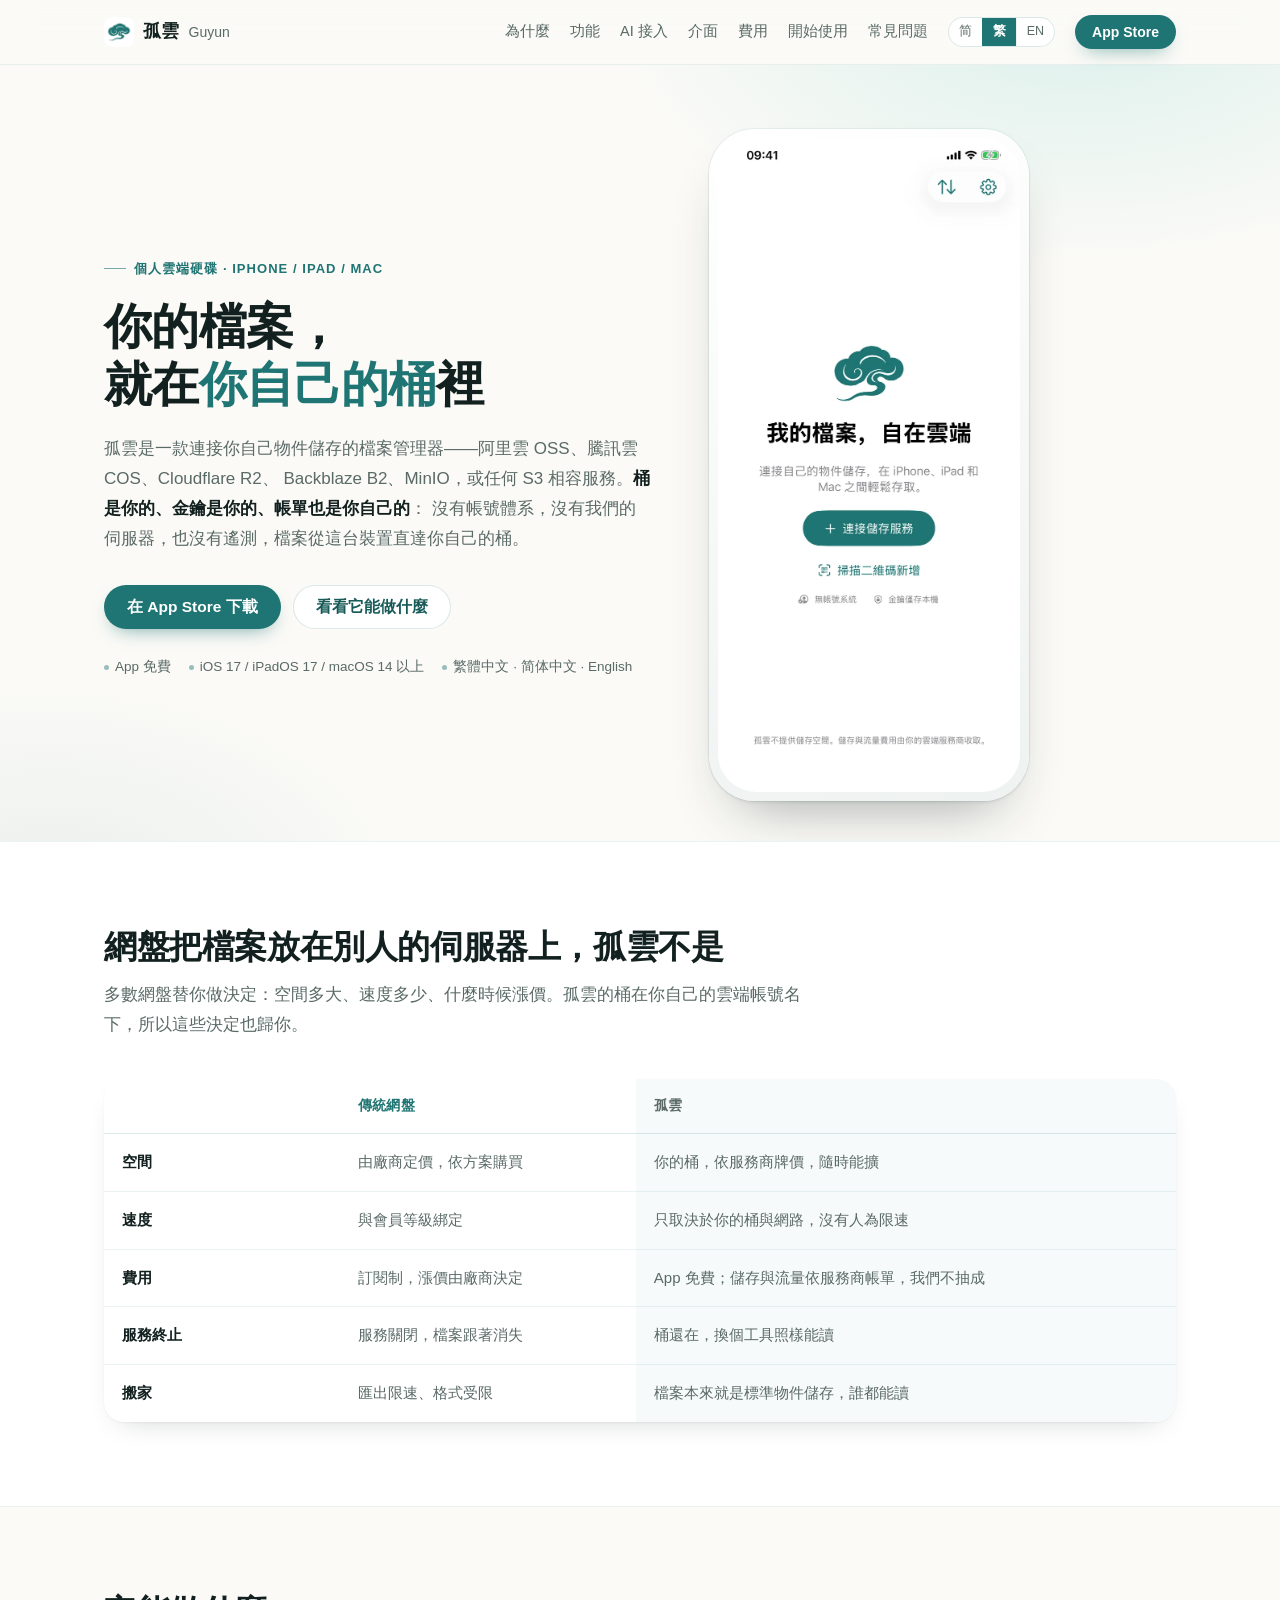
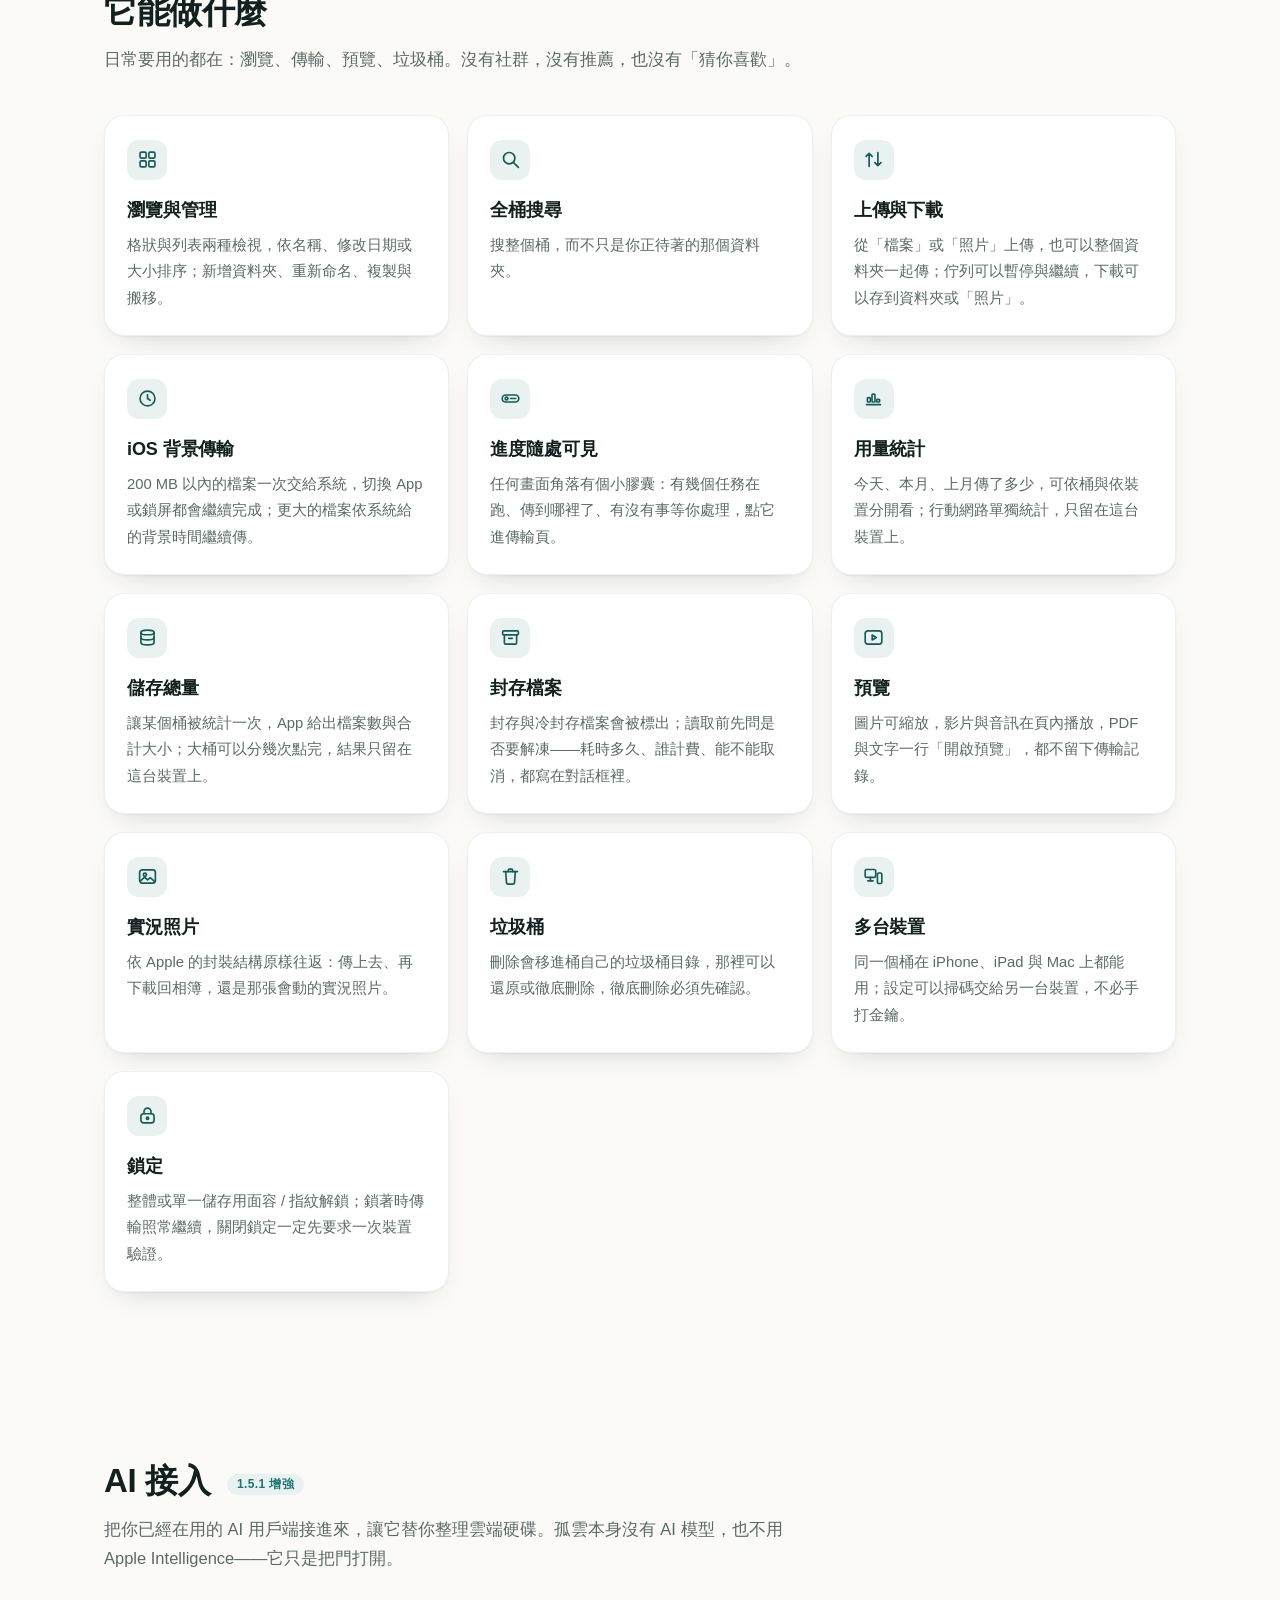
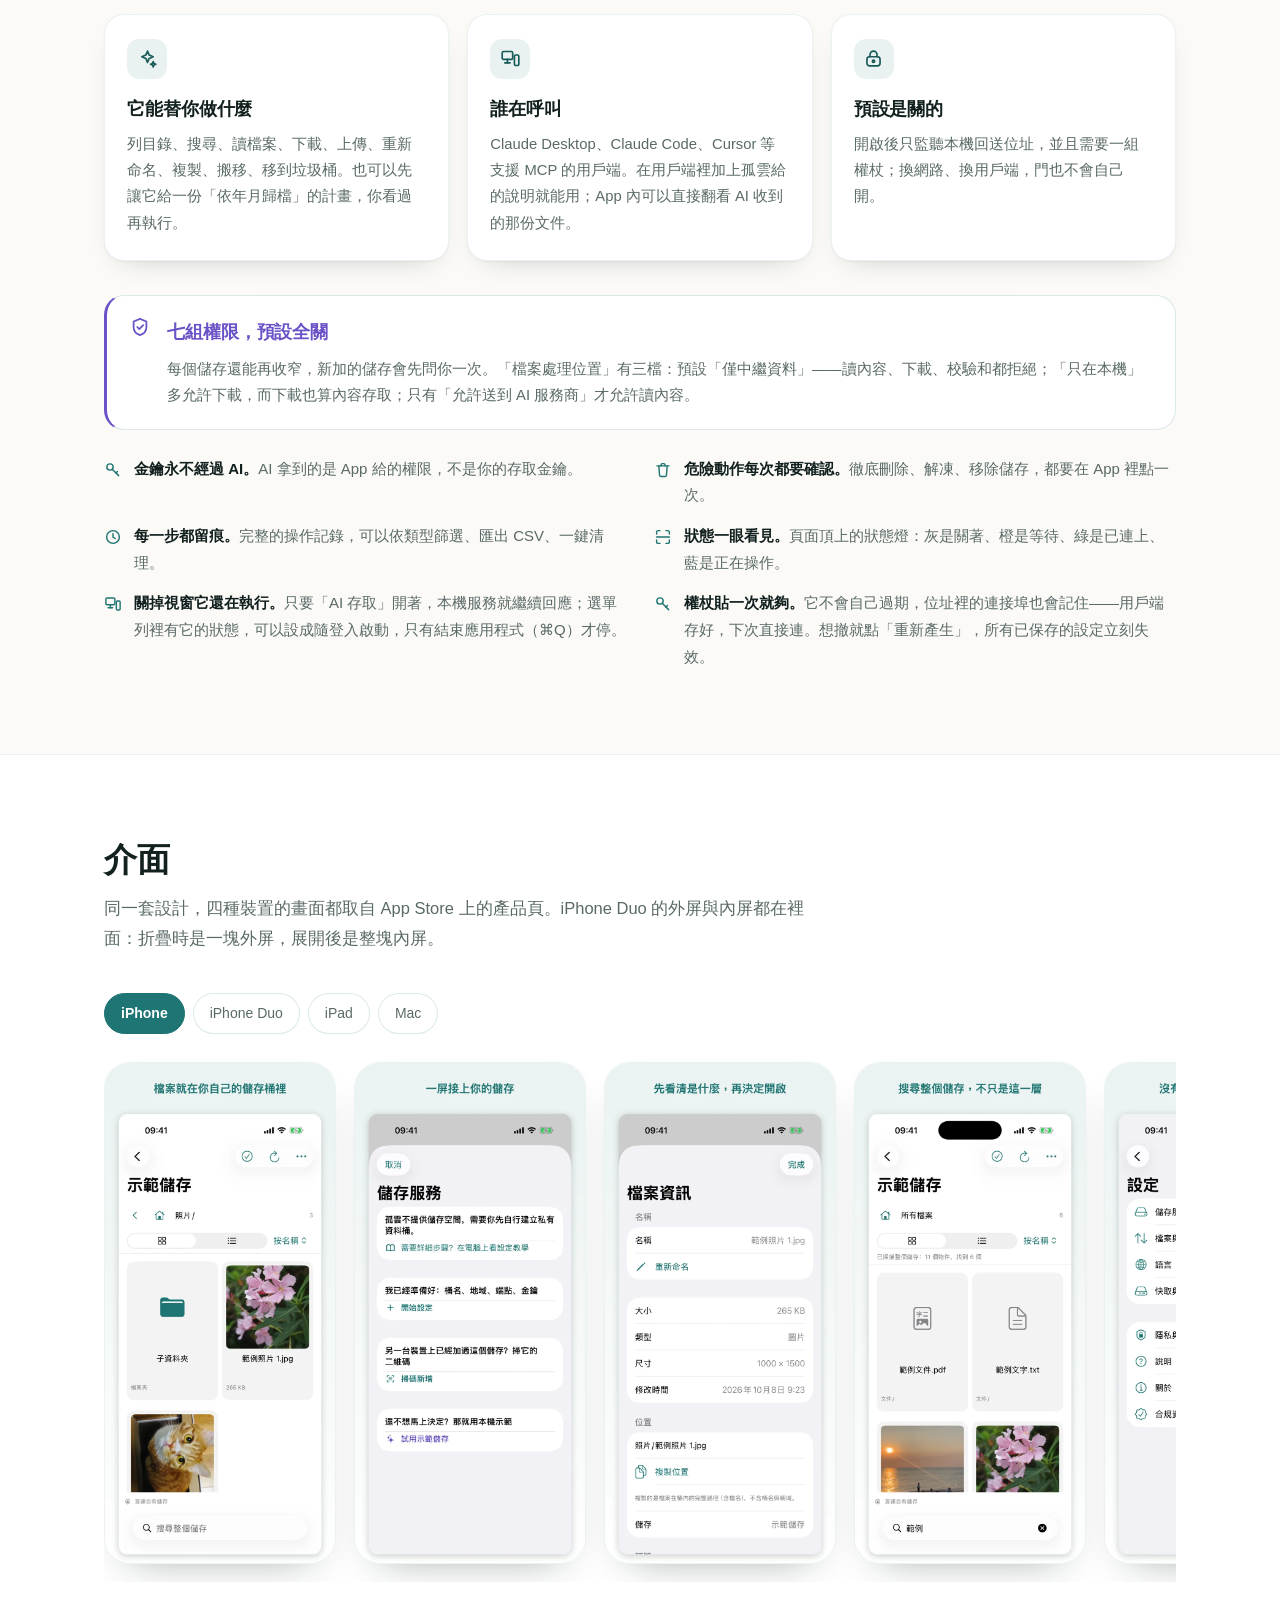
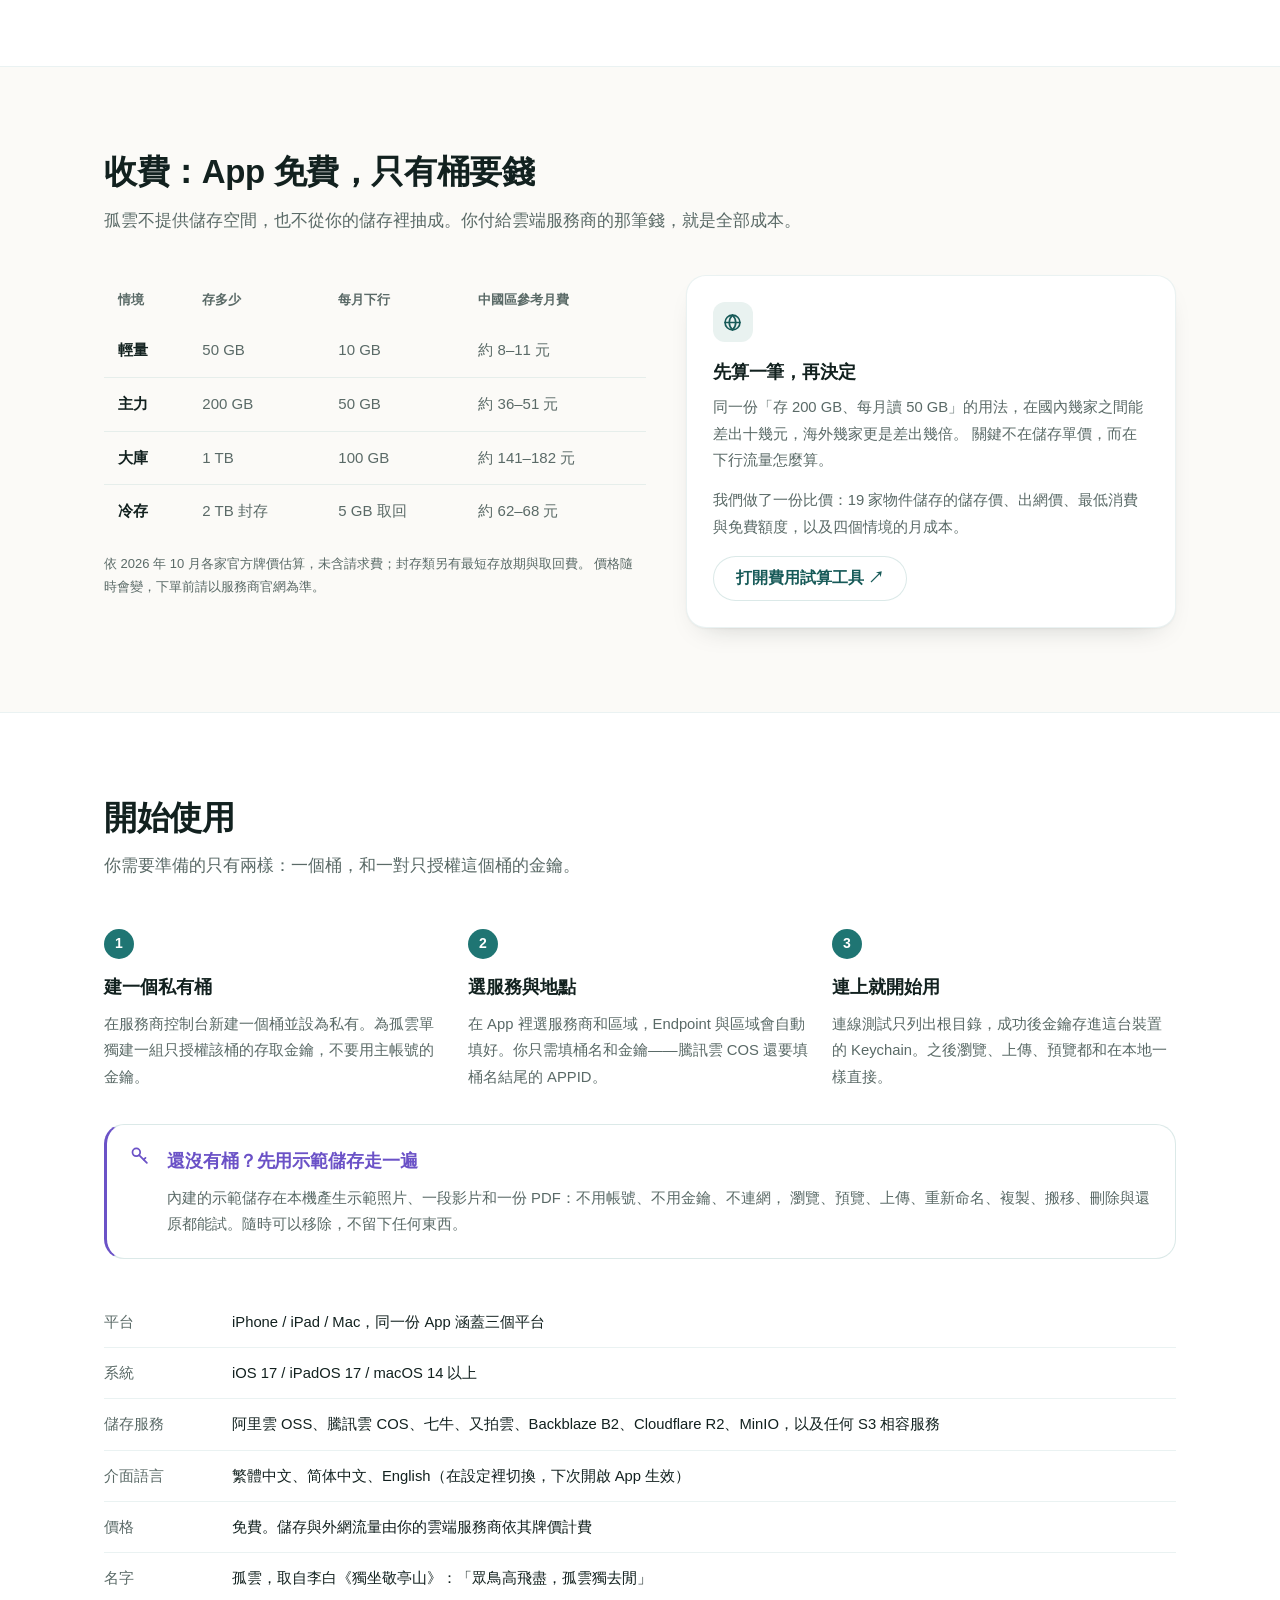
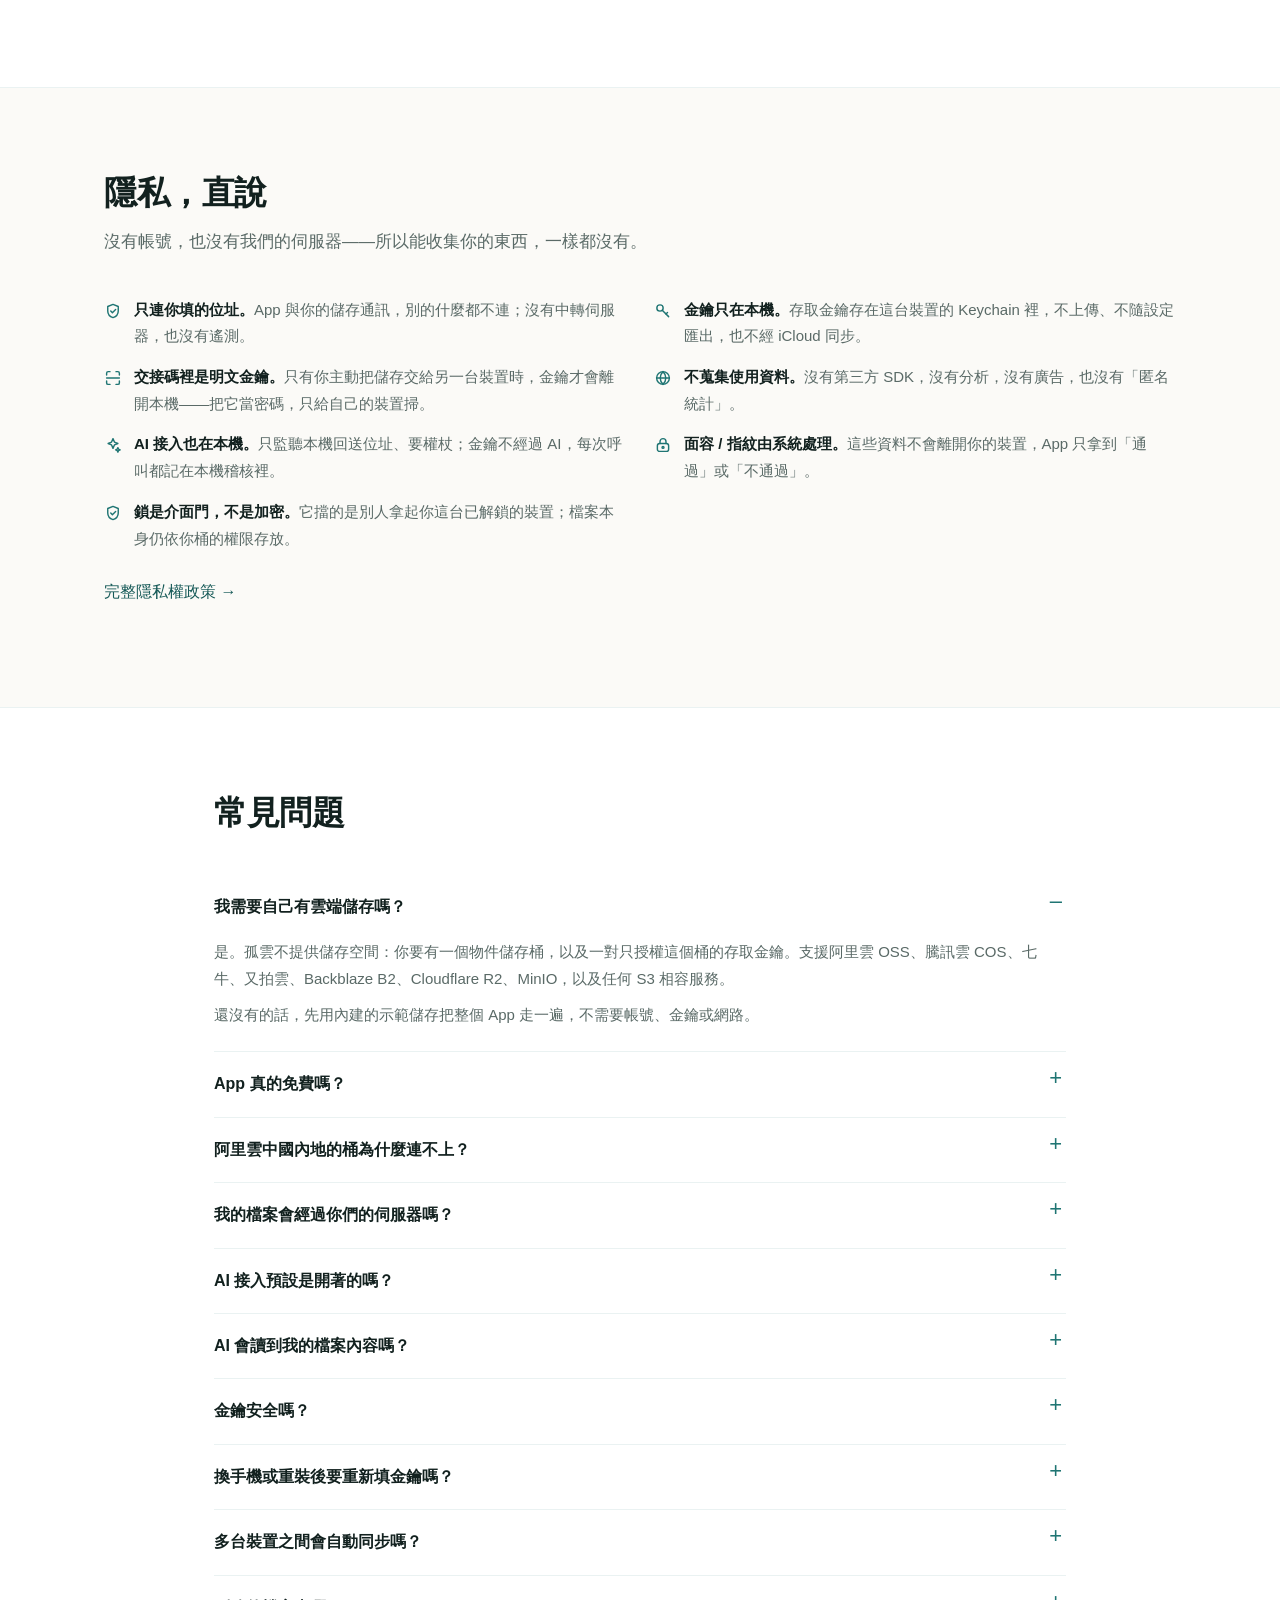
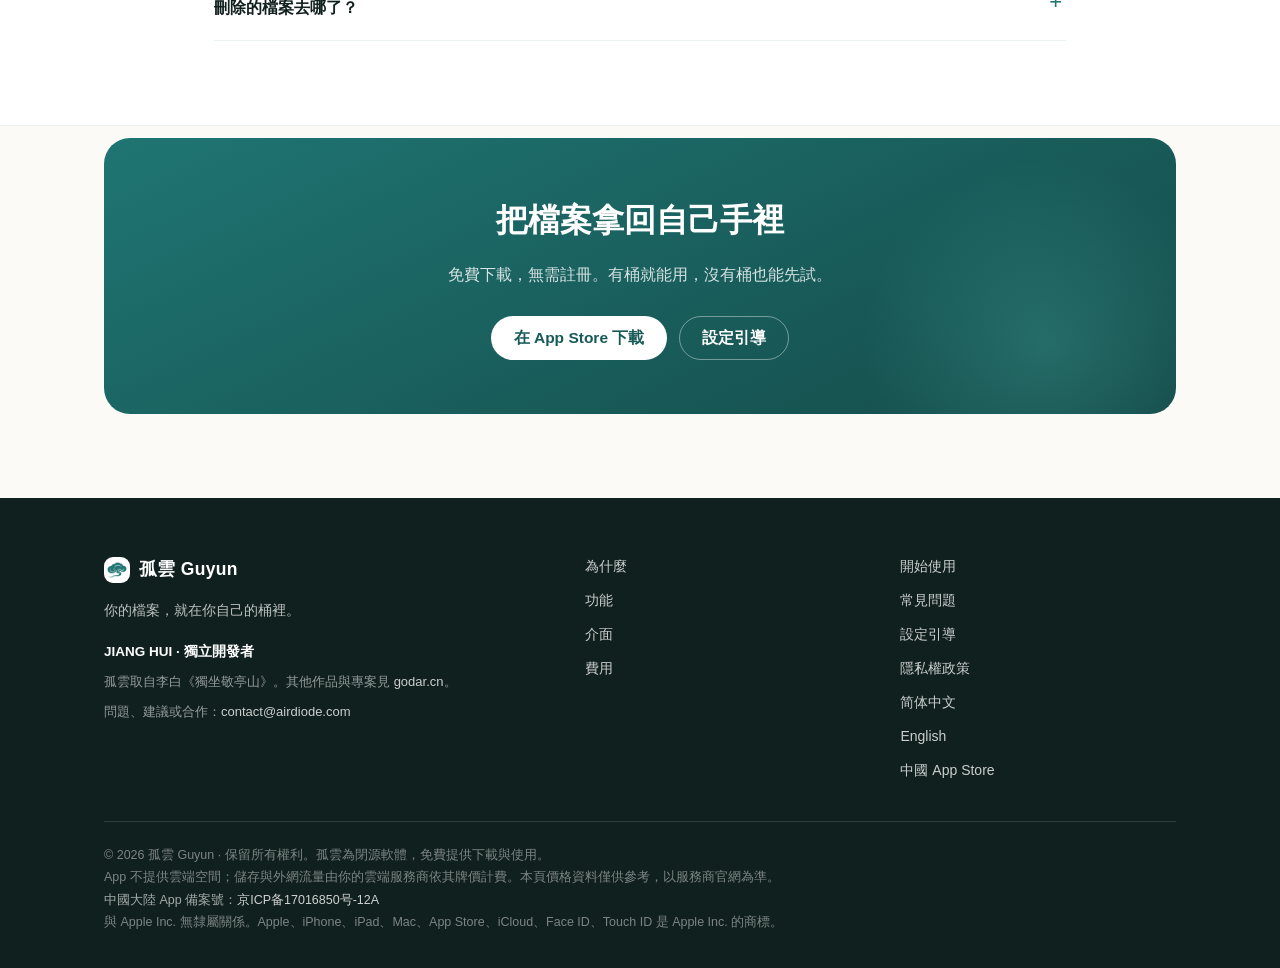
<file: tw/index.html>
<!DOCTYPE html>
<html lang="zh-Hant">
<head>
<meta charset="utf-8">
<meta name="viewport" content="width=device-width, initial-scale=1">
<title>孤雲 Guyun — 你的檔案，就在你自己的桶裡</title>
<meta name="description" content="孤雲是一款連接你自己物件儲存的檔案管理器：阿里雲 OSS、騰訊雲 COS、Cloudflare R2、Backblaze B2、MinIO 或任何 S3 相容服務。沒有帳號、沒有我們的伺服器、沒有遙測，金鑰只留在本機。iPhone / iPad / Mac，App 免費。">
<meta name="theme-color" content="#fbfaf7">
<link rel="icon" href="../assets/favicon.png">
<link rel="apple-touch-icon" href="../assets/app-icon-180.png">
<link rel="stylesheet" href="../styles.css">
<link rel="alternate" hreflang="zh-Hans" href="https://airdiode.github.io/Guyun/">
<link rel="alternate" hreflang="zh-Hant" href="https://airdiode.github.io/Guyun/tw/">
<link rel="alternate" hreflang="en" href="https://airdiode.github.io/Guyun/en/">
<meta property="og:type" content="website">
<meta property="og:title" content="孤雲 Guyun — 你的檔案，就在你自己的桶裡">
<meta property="og:description" content="連接你自己物件儲存的檔案管理器。沒有帳號、沒有我們的伺服器、沒有遙測。iPhone / iPad / Mac，App 免費。">
<meta property="og:image" content="https://airdiode.github.io/Guyun/assets/og-tw.png">
<meta property="og:url" content="https://airdiode.github.io/Guyun/tw/">
<meta name="twitter:card" content="summary_large_image">
</head>
<body>

<svg xmlns="http://www.w3.org/2000/svg" style="display:none" aria-hidden="true">
  <symbol id="i-grid" viewBox="0 0 24 24" fill="none" stroke="currentColor" stroke-width="1.9" stroke-linejoin="round"><rect x="3.5" y="3.5" width="7" height="7" rx="1.6"/><rect x="13.5" y="3.5" width="7" height="7" rx="1.6"/><rect x="3.5" y="13.5" width="7" height="7" rx="1.6"/><rect x="13.5" y="13.5" width="7" height="7" rx="1.6"/></symbol>
  <symbol id="i-search" viewBox="0 0 24 24" fill="none" stroke="currentColor" stroke-width="1.9" stroke-linecap="round"><circle cx="10.5" cy="10.5" r="6.5"/><path d="M15.5 15.5 21 21"/></symbol>
  <symbol id="i-transfer" viewBox="0 0 24 24" fill="none" stroke="currentColor" stroke-width="1.9" stroke-linecap="round" stroke-linejoin="round"><path d="M7 20V5m0 0L3.5 8.5M7 5l3.5 3.5"/><path d="M17 4v15m0 0 3.5-3.5M17 19l-3.5-3.5"/></symbol>
  <symbol id="i-clock" viewBox="0 0 24 24" fill="none" stroke="currentColor" stroke-width="1.9" stroke-linecap="round"><circle cx="12" cy="12" r="8.5"/><path d="M12 7.5V12l3 2"/></symbol>
  <symbol id="i-pill" viewBox="0 0 24 24" fill="none" stroke="currentColor" stroke-width="1.9" stroke-linecap="round"><rect x="2.5" y="8" width="19" height="8" rx="4"/><circle cx="7.5" cy="12" r="1.6"/><path d="M12 12h6"/></symbol>
  <symbol id="i-ledger" viewBox="0 0 24 24" fill="none" stroke="currentColor" stroke-width="1.9" stroke-linecap="round"><path d="M4 19h16"/><rect x="5" y="11" width="3.4" height="5" rx="1"/><rect x="10.3" y="7" width="3.4" height="9" rx="1"/><rect x="15.6" y="13" width="3.4" height="3" rx="1"/></symbol>
  <symbol id="i-bucket" viewBox="0 0 24 24" fill="none" stroke="currentColor" stroke-width="1.9" stroke-linecap="round"><ellipse cx="12" cy="6.2" rx="7.5" ry="2.7"/><path d="M4.5 6.2v11.6c0 1.5 3.4 2.7 7.5 2.7s7.5-1.2 7.5-2.7V6.2"/><path d="M4.5 12c0 1.5 3.4 2.7 7.5 2.7s7.5-1.2 7.5-2.7"/></symbol>
  <symbol id="i-archive" viewBox="0 0 24 24" fill="none" stroke="currentColor" stroke-width="1.9" stroke-linecap="round" stroke-linejoin="round"><rect x="3" y="4.5" width="18" height="4.5" rx="1.4"/><path d="M5 9v9.2c0 .7.6 1.3 1.3 1.3h11.4c.7 0 1.3-.6 1.3-1.3V9"/><path d="M10 13h4"/></symbol>
  <symbol id="i-play" viewBox="0 0 24 24" fill="none" stroke="currentColor" stroke-width="1.9" stroke-linejoin="round"><rect x="2.5" y="4.5" width="19" height="15" rx="3"/><path d="M10.5 9.2v5.6l4.6-2.8z"/></symbol>
  <symbol id="i-trash" viewBox="0 0 24 24" fill="none" stroke="currentColor" stroke-width="1.9" stroke-linecap="round"><path d="M4 6.5h16"/><path d="M9.5 6.5V4.8c0-.7.6-1.3 1.3-1.3h2.4c.7 0 1.3.6 1.3 1.3v1.7"/><path d="M6.5 6.5 7.4 19c.1 1 .9 1.7 1.9 1.7h5.4c1 0 1.8-.7 1.9-1.7l.9-12.5"/></symbol>
  <symbol id="i-devices" viewBox="0 0 24 24" fill="none" stroke="currentColor" stroke-width="1.9" stroke-linecap="round" stroke-linejoin="round"><rect x="2.5" y="4" width="12" height="9" rx="1.6"/><path d="M5.5 17h6"/><path d="M8.5 13v4"/><rect x="16.5" y="8" width="5" height="12" rx="1.4"/></symbol>
  <symbol id="i-lock" viewBox="0 0 24 24" fill="none" stroke="currentColor" stroke-width="1.9" stroke-linecap="round"><rect x="4.5" y="10" width="15" height="10.5" rx="3"/><path d="M8 10V7.5a4 4 0 0 1 8 0V10"/><circle cx="12" cy="15.2" r="1.3"/></symbol>
  <symbol id="i-scan" viewBox="0 0 24 24" fill="none" stroke="currentColor" stroke-width="1.9" stroke-linecap="round" stroke-linejoin="round"><path d="M3.5 8V5.5c0-1.1.9-2 2-2H8"/><path d="M16 3.5h2.5c1.1 0 2 .9 2 2V8"/><path d="M20.5 16v2.5c0 1.1-.9 2-2 2H16"/><path d="M8 20.5H5.5c-1.1 0-2-.9-2-2V16"/><path d="M3.5 12h17"/></symbol>
  <symbol id="i-shield" viewBox="0 0 24 24" fill="none" stroke="currentColor" stroke-width="1.9" stroke-linecap="round" stroke-linejoin="round"><path d="M12 3.2 5 6v6c0 4.2 2.9 7.5 7 8.8 4.1-1.3 7-4.6 7-8.8V6z"/><path d="m9 12 2.2 2.2L15.5 10"/></symbol>
  <symbol id="i-key" viewBox="0 0 24 24" fill="none" stroke="currentColor" stroke-width="1.9" stroke-linecap="round"><circle cx="8" cy="8" r="4.2"/><path d="m11 11 8.5 8.5"/><path d="m16 16 2-2"/></symbol>
  <symbol id="i-globe" viewBox="0 0 24 24" fill="none" stroke="currentColor" stroke-width="1.9" stroke-linecap="round"><circle cx="12" cy="12" r="8.5"/><path d="M3.5 12h17"/><path d="M12 3.5c2.4 2.3 3.7 5.3 3.7 8.5s-1.3 6.2-3.7 8.5c-2.4-2.3-3.7-5.3-3.7-8.5S9.6 5.8 12 3.5z"/></symbol>
  <symbol id="i-ai" viewBox="0 0 24 24" fill="none" stroke="currentColor" stroke-width="1.9" stroke-linecap="round" stroke-linejoin="round"><path d="M12 3.5l1.9 4.6 4.6 1.9-4.6 1.9L12 16.5l-1.9-4.6L5.5 10l4.6-1.9z"/><path d="M18.5 15.5l.9 2.1 2.1.9-2.1.9-.9 2.1-.9-2.1-2.1-.9 2.1-.9z"/></symbol>
  <symbol id="i-photo" viewBox="0 0 24 24" fill="none" stroke="currentColor" stroke-width="1.9" stroke-linecap="round" stroke-linejoin="round"><rect x="3" y="4.5" width="18" height="15" rx="3"/><circle cx="9" cy="10" r="1.8"/><path d="M3.8 17.2l4.9-4.4 3.4 3 3-2.6 4.9 4.4"/></symbol>
</svg>

<a class="skip" href="#main">跳到主要內容</a>

<header class="site-header">
  <div class="wrap">
    <a class="brand" href="./">
      <img src="../assets/app-icon.png" alt="孤雲 App 圖示">
      孤雲 <span style="font-weight:500;color:var(--muted);font-size:14px;letter-spacing:0">Guyun</span>
    </a>
    <nav>
      <a href="#why">為什麼</a>
      <a href="#features">功能</a>
      <a href="#ai">AI 接入</a>
      <a href="#shots">介面</a>
      <a href="#cost">費用</a>
      <a href="#start">開始使用</a>
      <a href="#faq">常見問題</a>
      <span class="langs" role="group" aria-label="语言">
        <a href="../" hreflang="zh-Hans">简</a>
        <a href="./" hreflang="zh-Hant" aria-current="page">繁</a>
        <a href="../en/" hreflang="en">EN</a>
      </span>
      <a class="btn btn-primary nav-cta" href="https://apps.apple.com/tw/app/id6809848348" style="padding:8px 16px;font-size:14px">App Store</a>
    </nav>
  </div>
</header>

<main id="main">

<div class="hero">
  <div class="wrap hero-grid">
    <div>
      <p class="eyebrow">個人雲端硬碟 · iPhone / iPad / Mac</p>
      <h1>你的檔案，<br>就在<em>你自己的桶</em>裡</h1>
      <p class="lede">
        孤雲是一款連接你自己物件儲存的檔案管理器——阿里雲 OSS、騰訊雲 COS、Cloudflare R2、
        Backblaze B2、MinIO，或任何 S3 相容服務。<strong>桶是你的、金鑰是你的、帳單也是你自己的</strong>：
        沒有帳號體系，沒有我們的伺服器，也沒有遙測，檔案從這台裝置直達你自己的桶。
      </p>
      <div class="btn-row">
        <a class="btn btn-primary" href="https://apps.apple.com/tw/app/id6809848348">在 App Store 下載</a>
        <a class="btn btn-ghost" href="#features">看看它能做什麼</a>
      </div>
      <div class="meta-line">
        <span>App 免費</span>
        <span>iOS 17 / iPadOS 17 / macOS 14 以上</span>
        <span>繁體中文 · 简体中文 · English</span>
      </div>
    </div>
    <div>
      <figure class="phone" style="margin:0">
        <img src="../assets/shots/tw/welcome.webp" width="750" height="1623"
             alt="孤雲歡迎頁：雲紋標誌、標語「我的檔案，自在雲端」，以及「連接儲存服務」按鈕">
      </figure>
    </div>
  </div>
</div>

<section id="why" class="section alt">
  <div class="wrap">
    <div class="section-head">
      <h2>網盤把檔案放在別人的伺服器上，孤雲不是</h2>
      <p>多數網盤替你做決定：空間多大、速度多少、什麼時候漲價。孤雲的桶在你自己的雲端帳號名下，所以這些決定也歸你。</p>
    </div>
    <table class="compare">
      <thead>
        <tr><th scope="col"></th><th scope="col">傳統網盤</th><th scope="col" class="col-us">孤雲</th></tr>
      </thead>
      <tbody>
        <tr><th scope="row">空間</th><td data-label="傳統網盤">由廠商定價，依方案購買</td><td class="col-us" data-label="孤雲">你的桶，依服務商牌價，隨時能擴</td></tr>
        <tr><th scope="row">速度</th><td data-label="傳統網盤">與會員等級綁定</td><td class="col-us" data-label="孤雲">只取決於你的桶與網路，沒有人為限速</td></tr>
        <tr><th scope="row">費用</th><td data-label="傳統網盤">訂閱制，漲價由廠商決定</td><td class="col-us" data-label="孤雲">App 免費；儲存與流量依服務商帳單，我們不抽成</td></tr>
        <tr><th scope="row">服務終止</th><td data-label="傳統網盤">服務關閉，檔案跟著消失</td><td class="col-us" data-label="孤雲">桶還在，換個工具照樣能讀</td></tr>
        <tr><th scope="row">搬家</th><td data-label="傳統網盤">匯出限速、格式受限</td><td class="col-us" data-label="孤雲">檔案本來就是標準物件儲存，誰都能讀</td></tr>
      </tbody>
    </table>
  </div>
</section>

<section id="features" class="section">
  <div class="wrap">
    <div class="section-head">
      <h2>它能做什麼</h2>
      <p>日常要用的都在：瀏覽、傳輸、預覽、垃圾桶。沒有社群，沒有推薦，也沒有「猜你喜歡」。</p>
    </div>
    <div class="cards">
      <div class="card">
        <span class="ico"><svg><use href="#i-grid"/></svg></span>
        <h3>瀏覽與管理</h3>
        <p>格狀與列表兩種檢視，依名稱、修改日期或大小排序；新增資料夾、重新命名、複製與搬移。</p>
      </div>
      <div class="card">
        <span class="ico"><svg><use href="#i-search"/></svg></span>
        <h3>全桶搜尋</h3>
        <p>搜整個桶，而不只是你正待著的那個資料夾。</p>
      </div>
      <div class="card">
        <span class="ico"><svg><use href="#i-transfer"/></svg></span>
        <h3>上傳與下載</h3>
        <p>從「檔案」或「照片」上傳，也可以整個資料夾一起傳；佇列可以暫停與繼續，下載可以存到資料夾或「照片」。</p>
      </div>
      <div class="card">
        <span class="ico"><svg><use href="#i-clock"/></svg></span>
        <h3>iOS 背景傳輸</h3>
        <p>200 MB 以內的檔案一次交給系統，切換 App 或鎖屏都會繼續完成；更大的檔案依系統給的背景時間繼續傳。</p>
      </div>
      <div class="card">
        <span class="ico"><svg><use href="#i-pill"/></svg></span>
        <h3>進度隨處可見</h3>
        <p>任何畫面角落有個小膠囊：有幾個任務在跑、傳到哪裡了、有沒有事等你處理，點它進傳輸頁。</p>
      </div>
      <div class="card">
        <span class="ico"><svg><use href="#i-ledger"/></svg></span>
        <h3>用量統計</h3>
        <p>今天、本月、上月傳了多少，可依桶與依裝置分開看；行動網路單獨統計，只留在這台裝置上。</p>
      </div>
      <div class="card">
        <span class="ico"><svg><use href="#i-bucket"/></svg></span>
        <h3>儲存總量</h3>
        <p>讓某個桶被統計一次，App 給出檔案數與合計大小；大桶可以分幾次點完，結果只留在這台裝置上。</p>
      </div>
      <div class="card">
        <span class="ico"><svg><use href="#i-archive"/></svg></span>
        <h3>封存檔案</h3>
        <p>封存與冷封存檔案會被標出；讀取前先問是否要解凍——耗時多久、誰計費、能不能取消，都寫在對話框裡。</p>
      </div>
      <div class="card">
        <span class="ico"><svg><use href="#i-play"/></svg></span>
        <h3>預覽</h3>
        <p>圖片可縮放，影片與音訊在頁內播放，PDF 與文字一行「開啟預覽」，都不留下傳輸記錄。</p>
      </div>
      <div class="card">
        <span class="ico"><svg><use href="#i-photo"/></svg></span>
        <h3>實況照片</h3>
        <p>依 Apple 的封裝結構原樣往返：傳上去、再下載回相簿，還是那張會動的實況照片。</p>
      </div>
      <div class="card">
        <span class="ico"><svg><use href="#i-trash"/></svg></span>
        <h3>垃圾桶</h3>
        <p>刪除會移進桶自己的垃圾桶目錄，那裡可以還原或徹底刪除，徹底刪除必須先確認。</p>
      </div>
      <div class="card">
        <span class="ico"><svg><use href="#i-devices"/></svg></span>
        <h3>多台裝置</h3>
        <p>同一個桶在 iPhone、iPad 與 Mac 上都能用；設定可以掃碼交給另一台裝置，不必手打金鑰。</p>
      </div>
      <div class="card">
        <span class="ico"><svg><use href="#i-lock"/></svg></span>
        <h3>鎖定</h3>
        <p>整體或單一儲存用面容 / 指紋解鎖；鎖著時傳輸照常繼續，關閉鎖定一定先要求一次裝置驗證。</p>
      </div>
    </div>
  </div>
</section>

<section id="ai" class="section">
  <div class="wrap">
    <div class="section-head">
      <h2>AI 接入 <span class="badge">1.5.1 增強</span></h2>
      <p>把你已經在用的 AI 用戶端接進來，讓它替你整理雲端硬碟。孤雲本身沒有 AI 模型，也不用 Apple Intelligence——它只是把門打開。</p>
    </div>

    <div class="cards">
      <div class="card">
        <span class="ico"><svg><use href="#i-ai"/></svg></span>
        <h3>它能替你做什麼</h3>
        <p>列目錄、搜尋、讀檔案、下載、上傳、重新命名、複製、搬移、移到垃圾桶。也可以先讓它給一份「依年月歸檔」的計畫，你看過再執行。</p>
      </div>
      <div class="card">
        <span class="ico"><svg><use href="#i-devices"/></svg></span>
        <h3>誰在呼叫</h3>
        <p>Claude Desktop、Claude Code、Cursor 等支援 MCP 的用戶端。在用戶端裡加上孤雲給的說明就能用；App 內可以直接翻看 AI 收到的那份文件。</p>
      </div>
      <div class="card">
        <span class="ico"><svg><use href="#i-lock"/></svg></span>
        <h3>預設是關的</h3>
        <p>開啟後只監聽本機回送位址，並且需要一組權杖；換網路、換用戶端，門也不會自己開。</p>
      </div>
    </div>

    <div class="callout">
      <span class="ico"><svg width="22" height="22"><use href="#i-shield"/></svg></span>
      <div>
        <h3>七組權限，預設全關</h3>
        <p>每個儲存還能再收窄，新加的儲存會先問你一次。「檔案處理位置」有三檔：預設「僅中繼資料」——讀內容、下載、校驗和都拒絕；「只在本機」多允許下載，而下載也算內容存取；只有「允許送到 AI 服務商」才允許讀內容。</p>
      </div>
    </div>

    <ul class="privacy-list" style="margin-top:26px">
      <li><svg><use href="#i-key"/></svg><span><b>金鑰永不經過 AI。</b>AI 拿到的是 App 給的權限，不是你的存取金鑰。</span></li>
      <li><svg><use href="#i-trash"/></svg><span><b>危險動作每次都要確認。</b>徹底刪除、解凍、移除儲存，都要在 App 裡點一次。</span></li>
      <li><svg><use href="#i-clock"/></svg><span><b>每一步都留痕。</b>完整的操作記錄，可以依類型篩選、匯出 CSV、一鍵清理。</span></li>
      <li><svg><use href="#i-scan"/></svg><span><b>狀態一眼看見。</b>頁面頂上的狀態燈：灰是關著、橙是等待、綠是已連上、藍是正在操作。</span></li>
      <li><svg><use href="#i-devices"/></svg><span><b>關掉視窗它還在執行。</b>只要「AI 存取」開著，本機服務就繼續回應；選單列裡有它的狀態，可以設成隨登入啟動，只有結束應用程式（⌘Q）才停。</span></li>
      <li><svg><use href="#i-key"/></svg><span><b>權杖貼一次就夠。</b>它不會自己過期，位址裡的連接埠也會記住——用戶端存好，下次直接連。想撤就點「重新產生」，所有已保存的設定立刻失效。</span></li>
    </ul>
  </div>
</section>

<section id="shots" class="section alt">
  <div class="wrap">
    <div class="section-head">
      <h2>介面</h2>
      <p>同一套設計，四種裝置的畫面都取自 App Store 上的產品頁。iPhone Duo 的外屏與內屏都在裡面：折疊時是一塊外屏，展開後是整塊內屏。</p>
    </div>

    <div class="tabs" role="tablist" aria-label="選擇裝置">
      <button role="tab" id="tab-iphone" aria-selected="true" aria-controls="strip-iphone" data-device="iphone">iPhone</button>
      <button role="tab" id="tab-duo" aria-selected="false" aria-controls="strip-duo" data-device="duo">iPhone Duo</button>
      <button role="tab" id="tab-ipad" aria-selected="false" aria-controls="strip-ipad" data-device="ipad">iPad</button>
      <button role="tab" id="tab-mac" aria-selected="false" aria-controls="strip-mac" data-device="mac">Mac</button>
    </div>

    <div class="strip" id="strip-iphone" role="tabpanel" aria-labelledby="tab-iphone">
      <figure class="shot-phone"><img src="../assets/shots/tw/iphone-1.webp" width="750" height="1631" loading="lazy" alt="格狀檢視"></figure>
      <figure class="shot-phone"><img src="../assets/shots/tw/iphone-2.webp" width="750" height="1631" loading="lazy" alt="新增儲存"></figure>
      <figure class="shot-phone"><img src="../assets/shots/tw/iphone-3.webp" width="750" height="1631" loading="lazy" alt="檔案資訊"></figure>
      <figure class="shot-phone"><img src="../assets/shots/tw/iphone-4.webp" width="750" height="1631" loading="lazy" alt="全桶搜尋"></figure>
      <figure class="shot-phone"><img src="../assets/shots/tw/iphone-5.webp" width="750" height="1631" loading="lazy" alt="設定"></figure>
    </div>

    <div class="strip" id="strip-duo" role="tabpanel" aria-labelledby="tab-duo" hidden>
      <figure class="shot-phone"><img src="../assets/shots/tw/duo-1.webp" width="750" height="1091" loading="lazy" alt="iPhone Duo 外屏：照片資料夾的格狀檢視"></figure>
      <figure class="shot-phone"><img src="../assets/shots/tw/duo-2.webp" width="750" height="1091" loading="lazy" alt="iPhone Duo 外屏：新增儲存"></figure>
      <figure class="shot-phone"><img src="../assets/shots/tw/duo-3.webp" width="750" height="1066" loading="lazy" alt="iPhone Duo 內屏：檔案資訊"></figure>
      <figure class="shot-phone"><img src="../assets/shots/tw/duo-4.webp" width="750" height="1091" loading="lazy" alt="iPhone Duo 內屏：設定"></figure>
      <figure class="shot-phone"><img src="../assets/shots/tw/duo-5.webp" width="750" height="1066" loading="lazy" alt="iPhone Duo 內屏：設定"></figure>
    </div>

    <div class="strip" id="strip-ipad" role="tabpanel" aria-labelledby="tab-ipad" hidden>
      <figure class="shot-pad"><img src="../assets/shots/tw/ipad-1.webp" width="900" height="1200" loading="lazy" alt="格狀檢視"></figure>
      <figure class="shot-pad"><img src="../assets/shots/tw/ipad-2.webp" width="900" height="1200" loading="lazy" alt="新增儲存"></figure>
      <figure class="shot-pad"><img src="../assets/shots/tw/ipad-3.webp" width="900" height="1200" loading="lazy" alt="檔案資訊"></figure>
      <figure class="shot-pad"><img src="../assets/shots/tw/ipad-4.webp" width="900" height="1200" loading="lazy" alt="全桶搜尋"></figure>
      <figure class="shot-pad"><img src="../assets/shots/tw/ipad-5.webp" width="900" height="1200" loading="lazy" alt="設定"></figure>
    </div>

    <div class="strip" id="strip-mac" role="tabpanel" aria-labelledby="tab-mac" hidden>
      <figure class="shot-mac"><img src="../assets/shots/tw/mac-1.webp" width="1200" height="750" loading="lazy" alt="格狀檢視"></figure>
      <figure class="shot-mac"><img src="../assets/shots/tw/mac-2.webp" width="1200" height="750" loading="lazy" alt="新增儲存"></figure>
      <figure class="shot-mac"><img src="../assets/shots/tw/mac-3.webp" width="1200" height="750" loading="lazy" alt="檔案資訊"></figure>
      <figure class="shot-mac"><img src="../assets/shots/tw/mac-4.webp" width="1200" height="750" loading="lazy" alt="全桶搜尋"></figure>
      <figure class="shot-mac"><img src="../assets/shots/tw/mac-5.webp" width="1200" height="750" loading="lazy" alt="設定"></figure>
    </div>
  </div>
</section>

<section id="cost" class="section">
  <div class="wrap">
    <div class="section-head">
      <h2>收費：App 免費，只有桶要錢</h2>
      <p>孤雲不提供儲存空間，也不從你的儲存裡抽成。你付給雲端服務商的那筆錢，就是全部成本。</p>
    </div>

    <div class="price-grid">
      <div>
        <table class="price-table">
          <thead>
            <tr><th scope="col">情境</th><th scope="col">存多少</th><th scope="col">每月下行</th><th scope="col">中國區參考月費</th></tr>
          </thead>
          <tbody>
            <tr><th scope="row">輕量</th><td data-label="存多少">50 GB</td><td data-label="每月下行">10 GB</td><td data-label="參考月費">約 8–11 元</td></tr>
            <tr><th scope="row">主力</th><td data-label="存多少">200 GB</td><td data-label="每月下行">50 GB</td><td data-label="參考月費">約 36–51 元</td></tr>
            <tr><th scope="row">大庫</th><td data-label="存多少">1 TB</td><td data-label="每月下行">100 GB</td><td data-label="參考月費">約 141–182 元</td></tr>
            <tr><th scope="row">冷存</th><td data-label="存多少">2 TB 封存</td><td data-label="每月下行">5 GB 取回</td><td data-label="參考月費">約 62–68 元</td></tr>
          </tbody>
        </table>
        <p class="note">
          依 2026 年 10 月各家官方牌價估算，未含請求費；封存類另有最短存放期與取回費。
          價格隨時會變，下單前請以服務商官網為準。
        </p>
      </div>
      <div class="card" style="padding:26px">
        <span class="ico"><svg><use href="#i-globe"/></svg></span>
        <h3>先算一筆，再決定</h3>
        <p style="margin-bottom:14px">
          同一份「存 200 GB、每月讀 50 GB」的用法，在國內幾家之間能差出十幾元，海外幾家更是差出幾倍。
          關鍵不在儲存單價，而在下行流量怎麼算。
        </p>
        <p style="margin-bottom:16px;font-size:14.8px;color:var(--muted)">
          我們做了一份比價：19 家物件儲存的儲存價、出網價、最低消費與免費額度，以及四個情境的月成本。
        </p>
        <a class="btn btn-ghost" href="https://www.godar.cn/products/guyun/setup/cost/" target="_blank" rel="noopener">打開費用試算工具 ↗</a>
      </div>
    </div>
  </div>
</section>

<section id="start" class="section alt">
  <div class="wrap">
    <div class="section-head">
      <h2>開始使用</h2>
      <p>你需要準備的只有兩樣：一個桶，和一對只授權這個桶的金鑰。</p>
    </div>

    <div class="steps">
      <div class="step">
        <span class="num">1</span>
        <h3>建一個私有桶</h3>
        <p>在服務商控制台新建一個桶並設為私有。為孤雲單獨建一組只授權該桶的存取金鑰，不要用主帳號的金鑰。</p>
      </div>
      <div class="step">
        <span class="num">2</span>
        <h3>選服務與地點</h3>
        <p>在 App 裡選服務商和區域，Endpoint 與區域會自動填好。你只需填桶名和金鑰——騰訊雲 COS 還要填桶名結尾的 APPID。</p>
      </div>
      <div class="step">
        <span class="num">3</span>
        <h3>連上就開始用</h3>
        <p>連線測試只列出根目錄，成功後金鑰存進這台裝置的 Keychain。之後瀏覽、上傳、預覽都和在本地一樣直接。</p>
      </div>
    </div>

    <div class="callout">
      <span class="ico"><svg width="22" height="22"><use href="#i-key"/></svg></span>
      <div>
        <h3>還沒有桶？先用示範儲存走一遍</h3>
        <p>內建的示範儲存在本機產生示範照片、一段影片和一份 PDF：不用帳號、不用金鑰、不連網，
        瀏覽、預覽、上傳、重新命名、複製、搬移、刪除與還原都能試。隨時可以移除，不留下任何東西。</p>
      </div>
    </div>

    <table class="spec">
      <tr><th>平台</th><td>iPhone / iPad / Mac，同一份 App 涵蓋三個平台</td></tr>
      <tr><th>系統</th><td>iOS 17 / iPadOS 17 / macOS 14 以上</td></tr>
      <tr><th>儲存服務</th><td>阿里雲 OSS、騰訊雲 COS、七牛、又拍雲、Backblaze B2、Cloudflare R2、MinIO，以及任何 S3 相容服務</td></tr>
      <tr><th>介面語言</th><td>繁體中文、简体中文、English（在設定裡切換，下次開啟 App 生效）</td></tr>
      <tr><th>價格</th><td>免費。儲存與外網流量由你的雲端服務商依其牌價計費</td></tr>
      <tr><th>名字</th><td>孤雲，取自李白《獨坐敬亭山》：「眾鳥高飛盡，孤雲獨去閒」</td></tr>
    </table>
  </div>
</section>

<section id="privacy" class="section">
  <div class="wrap">
    <div class="section-head">
      <h2>隱私，直說</h2>
      <p>沒有帳號，也沒有我們的伺服器——所以能收集你的東西，一樣都沒有。</p>
    </div>
    <ul class="privacy-list">
      <li><svg><use href="#i-shield"/></svg><span><b>只連你填的位址。</b>App 與你的儲存通訊，別的什麼都不連；沒有中轉伺服器，也沒有遙測。</span></li>
      <li><svg><use href="#i-key"/></svg><span><b>金鑰只在本機。</b>存取金鑰存在這台裝置的 Keychain 裡，不上傳、不隨設定匯出，也不經 iCloud 同步。</span></li>
      <li><svg><use href="#i-scan"/></svg><span><b>交接碼裡是明文金鑰。</b>只有你主動把儲存交給另一台裝置時，金鑰才會離開本機——把它當密碼，只給自己的裝置掃。</span></li>
      <li><svg><use href="#i-globe"/></svg><span><b>不蒐集使用資料。</b>沒有第三方 SDK，沒有分析，沒有廣告，也沒有「匿名統計」。</span></li>
      <li><svg><use href="#i-ai"/></svg><span><b>AI 接入也在本機。</b>只監聽本機回送位址、要權杖；金鑰不經過 AI，每次呼叫都記在本機稽核裡。</span></li>
      <li><svg><use href="#i-lock"/></svg><span><b>面容 / 指紋由系統處理。</b>這些資料不會離開你的裝置，App 只拿到「通過」或「不通過」。</span></li>
      <li><svg><use href="#i-shield"/></svg><span><b>鎖是介面門，不是加密。</b>它擋的是別人拿起你這台已解鎖的裝置；檔案本身仍依你桶的權限存放。</span></li>
    </ul>
    <p style="margin-top:26px"><a href="https://www.godar.cn/Guyun-privacy-policy.html" target="_blank" rel="noopener">完整隱私權政策 →</a></p>
  </div>
</section>

<section id="faq" class="section alt">
  <div class="wrap faq" style="max-width:900px">
    <div class="section-head">
      <h2>常見問題</h2>
    </div>

    <details open>
      <summary>我需要自己有雲端儲存嗎？</summary>
      <div class="body">
        <p>是。孤雲不提供儲存空間：你要有一個物件儲存桶，以及一對只授權這個桶的存取金鑰。支援阿里雲 OSS、騰訊雲 COS、七牛、又拍雲、Backblaze B2、Cloudflare R2、MinIO，以及任何 S3 相容服務。</p>
        <p>還沒有的話，先用內建的示範儲存把整個 App 走一遍，不需要帳號、金鑰或網路。</p>
      </div>
    </details>

    <details>
      <summary>App 真的免費嗎？</summary>
      <div class="body">
        <p>是。沒有訂閱、沒有內購、沒有功能鎖，也不從你的儲存費用裡抽成。你要付的只有雲端服務商那筆帳單——儲存與外網流量，依它公布的牌價。</p>
      </div>
    </details>

    <details>
      <summary>阿里雲中國內地的桶為什麼連不上？</summary>
      <div class="body">
        <p>這不是孤雲的限制。2025-03-20 起新開通 OSS 的帳號，用預設外網網域存取內地地域的桶，資料類介面（含上傳、下載）一律被拒，回傳 <code>PublicEndpointForbidden</code>；私有桶、不对外提供連結也不例外，判斷依據是 OSS 開通時間而不是建桶時間。</p>
        <p>要留在內地地域，就給桶綁定一個已備案的自訂網域，並把它填在 Endpoint 裡；或者改用香港 / 海外地域的桶，也可以用 MinIO 自建。</p>
      </div>
    </details>

    <details>
      <summary>我的檔案會經過你們的伺服器嗎？</summary>
      <div class="body">
        <p>不會。沒有帳號體系，也沒有我們的伺服器：App 只與你填寫的儲存位址通訊，檔案從這台裝置直達你自己的桶。</p>
      </div>
    </details>

    <details>
      <summary>AI 接入預設是開著的嗎？</summary>
      <div class="body">
        <p>不是，預設關閉。開啟後，App 只監聽本機回送位址，並且需要一組權杖；七組權限預設全關，每個儲存還能再收窄，新加的儲存會先問你一次。</p>
        <p>它不會自己去找 AI：你要在 Claude Desktop、Claude Code、Cursor 這類用戶端裡，把孤雲給的說明加進去，才算接上。</p>
      </div>
    </details>

    <details>
      <summary>AI 會讀到我的檔案內容嗎？</summary>
      <div class="body">
        <p>取決於「檔案處理位置」這一檔。預設是「僅中繼資料」：讀內容、下載、校驗和都拒絕，AI 最多只看到目錄與檔名這類資訊。</p>
        <p>選「只在本機」會多允許下載——而下載也算一次內容存取；只有選「允許送到 AI 服務商」，檔案內容才會離開這台裝置。金鑰任何時候都不經過 AI。</p>
      </div>
    </details>

    <details>
      <summary>金鑰安全嗎？</summary>
      <div class="body">
        <p>存取金鑰只存在這台裝置的 Keychain 裡，不上傳、不隨設定匯出、也不經 iCloud 同步。</p>
        <p>唯一的例外是你主動交接：把儲存交給另一台裝置時，交接碼裡就是明文金鑰，60 秒後失效、只能被領取一次、可隨時取消。只給自己的裝置掃，若可能被看到就到服務商處輪換金鑰。</p>
      </div>
    </details>

    <details>
      <summary>換手機或重裝後要重新填金鑰嗎？</summary>
      <div class="body">
        <p>要。金鑰不隨 iCloud 同步，這也是它不離開本機的代價。換裝置時可以用「掃碼新增」從舊裝置把整份設定帶過去，60 秒內有效；也可以重新填一次。</p>
      </div>
    </details>

    <details>
      <summary>多台裝置之間會自動同步嗎？</summary>
      <div class="body">
        <p>不會。孤雲不是同步工具，也不是自動備份工具：它不會自己在背景啟動傳輸，每一次上傳與下載都由你發起、並且能看見結果。</p>
        <p>同一個桶可以在 iPhone、iPad 與 Mac 上同時連接，任一台寫入的變更，在別處重新整理一下就能看到。</p>
      </div>
    </details>

    <details>
      <summary>刪除的檔案去哪了？</summary>
      <div class="body">
        <p>進桶自己的垃圾桶目錄，可以還原或徹底刪除；徹底刪除必須二次確認。</p>
        <p>垃圾桶就在你的桶裡，所以它佔的儲存空間和你其他檔案一樣計費——清空它，帳單才會降下來。</p>
      </div>
    </details>
  </div>
</section>

<section class="cta-section">
  <div class="wrap">
    <div class="cta">
      <h2>把檔案拿回自己手裡</h2>
      <p>免費下載，無需註冊。有桶就能用，沒有桶也能先試。</p>
      <div class="btn-row">
        <a class="btn btn-primary" href="https://apps.apple.com/tw/app/id6809848348">在 App Store 下載</a>
        <a class="btn btn-ghost" href="https://www.godar.cn/products/guyun/setup/" target="_blank" rel="noopener">設定引導</a>
      </div>
    </div>
  </div>
</section>

</main>

<footer class="site-footer">
  <div class="wrap">
    <div class="footer-grid">
      <div>
        <div class="brand">
          <img src="../assets/app-icon.png" alt="">
          孤雲 Guyun
        </div>
        <div>你的檔案，就在你自己的桶裡。</div>
        <div class="foot-about">
          <p class="foot-about-lead">JIANG HUI · 獨立開發者</p>
          <p>孤雲取自李白《獨坐敬亭山》。其他作品與專案見
            <a href="https://www.godar.cn" target="_blank" rel="noopener">godar.cn</a>。</p>
          <p>問題、建議或合作：<a href="mailto:contact@airdiode.com">contact@airdiode.com</a></p>
        </div>
      </div>
      <nav aria-label="站內導覽">
        <a href="#why">為什麼</a>
        <a href="#features">功能</a>
        <a href="#shots">介面</a>
        <a href="#cost">費用</a>
      </nav>
      <nav aria-label="更多">
        <a href="#start">開始使用</a>
        <a href="#faq">常見問題</a>
        <a href="https://www.godar.cn/products/guyun/setup/" target="_blank" rel="noopener">設定引導</a>
        <a href="https://www.godar.cn/Guyun-privacy-policy.html" target="_blank" rel="noopener">隱私權政策</a>
        <a href="../" hreflang="zh-Hans">简体中文</a>
        <a href="../en/" hreflang="en">English</a>
        <a href="https://apps.apple.com/cn/app/id6809848348" target="_blank" rel="noopener">中國 App Store</a>
      </nav>
    </div>
    <p class="legal">
      © <span id="year">2026</span> 孤雲 Guyun · 保留所有權利。孤雲為閉源軟體，免費提供下載與使用。<br>
      App 不提供雲端空間；儲存與外網流量由你的雲端服務商依其牌價計費。本頁價格資料僅供參考，以服務商官網為準。<br>
      <span class="filing">中國大陸 App 備案號：<a href="https://beian.miit.gov.cn" target="_blank" rel="noopener">京ICP备17016850号-12A</a></span><br>
      與 Apple Inc. 無隸屬關係。Apple、iPhone、iPad、Mac、App Store、iCloud、Face ID、Touch ID 是 Apple Inc. 的商標。
    </p>
  </div>
</footer>

<dialog class="lightbox" id="lightbox" aria-label="放大檢視截圖">
  <button type="button" aria-label="關閉">×</button>
  <img alt="">
</dialog>

<script>
(function () {
  document.getElementById("year").textContent = new Date().getFullYear();

  var tabs = document.querySelectorAll(".tabs [role=tab]");
  Array.prototype.forEach.call(tabs, function (tab) {
    tab.addEventListener("click", function () {
      Array.prototype.forEach.call(tabs, function (t) {
        var on = t === tab;
        t.setAttribute("aria-selected", on ? "true" : "false");
        document.getElementById(t.getAttribute("aria-controls")).hidden = !on;
      });
    });
  });

  var dlg = document.getElementById("lightbox");
  var big = dlg.querySelector("img");
  if (dlg.showModal) {
    Array.prototype.forEach.call(document.querySelectorAll(".strip img, .phone img"), function (img) {
      img.addEventListener("click", function () {
        big.src = img.currentSrc || img.src;
        big.alt = img.alt;
        dlg.showModal();
      });
    });
    dlg.addEventListener("click", function (e) {
      if (e.target === dlg || e.target.tagName === "BUTTON") dlg.close();
    });
  }
})();
</script>

</body>
</html>
</file>
<file: styles.css>
/* 孤云 Guyun — 官网样式
   取自 App 的品牌色：青绿 #1F7573、演示紫 #6B52C7、暖白底 */

:root {
  --teal: #1f7573;
  --teal-deep: #175a58;
  --teal-soft: #e9f2f0;
  --mint: #f2f7f5;
  --demo: #6b52c7;
  --ink: #12211f;
  --muted: #5a6a67;
  --line: rgba(31, 117, 115, 0.16);
  --line-soft: rgba(31, 117, 115, 0.09);
  --bg: #fbfaf7;
  --card: #ffffff;
  --radius: 20px;
  --wrap: 1120px;
  --shadow: 0 1px 2px rgba(18, 33, 31, 0.04), 0 12px 30px -18px rgba(18, 33, 31, 0.28);
  --font: -apple-system, BlinkMacSystemFont, "SF Pro SC", "PingFang SC",
    "Hiragino Sans GB", "Microsoft YaHei", "Helvetica Neue", sans-serif;
}

* { box-sizing: border-box; }

html { scroll-behavior: smooth; scroll-padding-top: 84px; }

body {
  margin: 0;
  font-family: var(--font);
  color: var(--ink);
  background: var(--bg);
  line-height: 1.78;
  -webkit-font-smoothing: antialiased;
  text-rendering: optimizeLegibility;
}

a { color: var(--teal-deep); text-decoration: none; }
a:hover { text-decoration: underline; text-underline-offset: 3px; }

img { max-width: 100%; height: auto; }

.wrap { max-width: var(--wrap); margin: 0 auto; padding: 0 24px; }

.skip {
  position: absolute; left: -9999px; top: 0; z-index: 100;
  background: var(--teal); color: #fff; padding: 10px 16px; border-radius: 0 0 10px 0;
}
.skip:focus { left: 0; }

:focus-visible {
  outline: 2px solid var(--teal);
  outline-offset: 3px;
  border-radius: 6px;
}

/* ---------- header ---------- */

.site-header {
  position: sticky; top: 0; z-index: 60;
  background: rgba(251, 250, 247, 0.82);
  backdrop-filter: saturate(180%) blur(16px);
  -webkit-backdrop-filter: saturate(180%) blur(16px);
  border-bottom: 1px solid var(--line-soft);
}

.site-header .wrap {
  display: flex; align-items: center; gap: 12px; height: 64px;
}

.brand {
  display: flex; align-items: center; gap: 9px;
  font-weight: 700; font-size: 17.5px; letter-spacing: 0.3px;
  color: var(--ink);
}
.brand:hover { text-decoration: none; }
.brand img { width: 30px; height: 30px; border-radius: 9px; display: block; }

.site-header nav {
  margin-left: auto; display: flex; align-items: center; gap: 20px;
  font-size: 14.5px; color: var(--muted);
}
.site-header nav a { color: var(--muted); }
.site-header nav a:hover { color: var(--teal); text-decoration: none; }

/* Language switcher: one pill with three segments, the current one filled. Three separate pills
   read as three calls to action; a single control reads as "this page exists in three languages". */
.langs {
  display: inline-flex; align-items: center;
  border: 1px solid var(--line); border-radius: 999px;
  background: #fff; overflow: hidden;
}
.langs a {
  padding: 2px 10px; font-size: 12.5px; line-height: 1.9;
  color: var(--muted); white-space: nowrap;
}
.langs a + a { border-left: 1px solid var(--line-soft); }
.langs a:hover { color: var(--teal); text-decoration: none; background: var(--teal-soft); }
.langs a[aria-current="page"] { background: var(--teal); color: #fff; font-weight: 600; }
.langs a[aria-current="page"]:hover { background: var(--teal); color: #fff; }

.nav-cta { display: inline-flex; }
.site-header nav a.nav-cta { color: #fff; }
.site-header nav a.nav-cta:hover { color: #fff; }

/* ---------- buttons ---------- */

.btn {
  display: inline-flex; align-items: center; justify-content: center; gap: 8px;
  padding: 12px 22px; border-radius: 999px;
  font-size: 15.5px; font-weight: 600; line-height: 1.2;
  border: 1px solid transparent; cursor: pointer;
  transition: transform 0.15s ease, box-shadow 0.15s ease, background 0.15s ease;
}
.btn:hover { text-decoration: none; transform: translateY(-1px); }
.btn-primary {
  background: var(--teal); color: #fff;
  box-shadow: 0 8px 20px -10px rgba(31, 117, 115, 0.75);
}
.btn-primary:hover { background: var(--teal-deep); }
.btn-ghost {
  background: #fff; color: var(--teal-deep); border-color: var(--line);
}
.btn-ghost:hover { border-color: var(--teal); }
.btn small { font-weight: 500; opacity: 0.85; }

/* ---------- hero ---------- */

.hero {
  position: relative; overflow: hidden;
  padding: 64px 0 40px;
  background:
    radial-gradient(760px 420px at 84% -8%, rgba(92, 199, 189, 0.20), transparent 62%),
    radial-gradient(620px 380px at 4% 108%, rgba(31, 117, 115, 0.08), transparent 60%);
}

.hero-grid {
  display: grid; grid-template-columns: 1.08fr 0.92fr;
  gap: 56px; align-items: center;
}

.eyebrow {
  display: inline-flex; align-items: center; gap: 8px;
  font-size: 13px; letter-spacing: 0.08em; text-transform: uppercase;
  color: var(--teal); font-weight: 600; margin: 0 0 18px;
}
.eyebrow::before {
  content: ""; width: 22px; height: 1px; background: var(--teal); opacity: 0.6;
}

.hero h1 {
  font-size: clamp(31px, 4.4vw, 48px);
  line-height: 1.2; letter-spacing: -0.6px;
  margin: 0 0 20px; color: var(--ink); font-weight: 700;
}
.hero h1 em { font-style: normal; color: var(--teal); }

.hero .lede {
  font-size: 17px; color: var(--muted); margin: 0 0 30px; max-width: 33em;
}
.hero .lede strong { color: var(--ink); font-weight: 600; }

.btn-row { display: flex; flex-wrap: wrap; gap: 12px; align-items: center; }

.meta-line {
  display: flex; flex-wrap: wrap; gap: 8px 18px;
  margin-top: 26px; font-size: 13.5px; color: var(--muted);
}
.meta-line span { display: inline-flex; align-items: center; gap: 6px; }
.meta-line span::before {
  content: ""; width: 5px; height: 5px; border-radius: 50%;
  background: var(--teal); opacity: 0.45;
}

/* phone frame */
.phone {
  position: relative; margin: 0 auto;
  width: min(100%, 320px);
  border-radius: 46px;
  padding: 9px;
  background: linear-gradient(160deg, #ffffff, #eef2f1);
  box-shadow:
    0 2px 3px rgba(18, 33, 31, 0.06),
    0 30px 60px -30px rgba(18, 33, 31, 0.42),
    0 0 0 1px rgba(31, 117, 115, 0.08);
}
.phone img { display: block; width: 100%; border-radius: 38px; }

/* ---------- sections ---------- */

.section { padding: 84px 0; }
.section.tight { padding: 60px 0; }
.section.alt { background: #fff; border-top: 1px solid var(--line-soft); border-bottom: 1px solid var(--line-soft); }

.section-head { max-width: 44em; margin-bottom: 40px; }
.section-head h2 {
  font-size: clamp(24px, 2.8vw, 33px); line-height: 1.3; letter-spacing: -0.4px;
  margin: 0 0 12px;
}
.section-head p { margin: 0; color: var(--muted); font-size: 16.5px; }

h3 { font-size: 18px; margin: 0 0 8px; letter-spacing: -0.1px; }

/* ---------- cards ---------- */

.cards {
  display: grid; grid-template-columns: repeat(3, 1fr); gap: 18px;
}
.cards.two { grid-template-columns: repeat(2, 1fr); }

.card {
  background: var(--card); border: 1px solid var(--line-soft);
  border-radius: var(--radius); padding: 24px 22px;
  box-shadow: var(--shadow);
}
.card h3 { margin-bottom: 6px; }
.card p { margin: 0; color: var(--muted); font-size: 14.8px; }
.card .ico {
  display: inline-flex; align-items: center; justify-content: center;
  width: 40px; height: 40px; border-radius: 12px;
  background: var(--teal-soft); color: var(--teal-deep);
  margin-bottom: 14px;
}
.card .ico svg { width: 21px; height: 21px; }
.card.demo .ico { background: #efeafb; color: var(--demo); }

/* ---------- compare ---------- */

.compare {
  width: 100%; border-collapse: collapse; font-size: 15px;
  background: #fff; border-radius: var(--radius); overflow: hidden;
  box-shadow: var(--shadow);
}
.compare th, .compare td { padding: 15px 18px; text-align: left; vertical-align: top; }
.compare thead th {
  font-size: 13.5px; letter-spacing: 0.02em; color: var(--muted);
  font-weight: 600; border-bottom: 1px solid var(--line);
}
.compare thead th:nth-child(2) { color: var(--teal); }
.compare tbody tr + tr th, .compare tbody tr + tr td { border-top: 1px solid var(--line-soft); }
.compare tbody th { font-weight: 600; width: 22%; color: var(--ink); }
.compare td { color: var(--muted); }
.compare .col-us { background: rgba(31, 117, 115, 0.035); }

/* ---------- gallery ---------- */

.tabs { display: flex; flex-wrap: wrap; gap: 8px; margin-bottom: 22px; }
.tabs button {
  font: inherit; font-size: 14px; padding: 7px 16px; border-radius: 999px;
  border: 1px solid var(--line); background: #fff; color: var(--muted);
  cursor: pointer;
}
.tabs button[aria-selected="true"] {
  background: var(--teal); border-color: var(--teal); color: #fff; font-weight: 600;
}

.strip {
  display: flex; gap: 18px; overflow-x: auto; padding: 6px 2px 18px;
  scroll-snap-type: x mandatory; scrollbar-width: thin;
}
.strip figure {
  flex: 0 0 auto; margin: 0; scroll-snap-align: start;
  text-align: center;
}
.strip img {
  display: block; border-radius: 26px; cursor: zoom-in;
  border: 1px solid var(--line-soft);
  box-shadow: 0 18px 40px -26px rgba(18, 33, 31, 0.45);
  transition: transform 0.2s ease;
}
.strip img:hover { transform: translateY(-3px); }
.strip .shot-phone img { width: 232px; }
.strip .shot-pad img { width: 330px; }
.strip .shot-mac img { width: 620px; border-radius: 14px; }
.strip figcaption { font-size: 13px; color: var(--muted); margin-top: 10px; }
.strip[hidden] { display: none; }

/* ---------- price ---------- */

.price-grid { display: grid; grid-template-columns: 1.05fr 0.95fr; gap: 40px; align-items: start; }

.price-table { width: 100%; border-collapse: collapse; font-size: 15px; }
.price-table th, .price-table td { padding: 13px 14px; text-align: left; border-bottom: 1px solid var(--line-soft); }
.price-table thead th { font-size: 13px; color: var(--muted); font-weight: 600; }
.price-table td:first-child { color: var(--ink); font-weight: 500; }
.price-table td { color: var(--muted); }
.price-table tr:last-child td, .price-table tr:last-child th { border-bottom: 0; }

.note {
  font-size: 13px; color: var(--muted); margin-top: 14px;
}

/* ---------- badge ---------- */

.badge {
  display: inline-block; vertical-align: 0.35em;
  margin-left: 8px; padding: 3px 10px;
  font-size: 12px; font-weight: 600; letter-spacing: .4px;
  color: var(--teal); background: var(--teal-soft);
  border-radius: 999px; white-space: nowrap;
}

/* ---------- steps ---------- */

.steps { display: grid; grid-template-columns: repeat(3, 1fr); gap: 20px; counter-reset: step; }
.step { position: relative; padding-top: 8px; }
.step .num {
  display: inline-flex; align-items: center; justify-content: center;
  width: 30px; height: 30px; border-radius: 50%;
  background: var(--teal); color: #fff; font-size: 14px; font-weight: 600;
  margin-bottom: 12px;
}
.step p { margin: 0; color: var(--muted); font-size: 14.8px; }

.callout {
  display: flex; gap: 16px; align-items: flex-start;
  margin-top: 34px; padding: 20px 22px;
  background: #fff; border: 1px solid var(--line); border-radius: var(--radius);
  border-left: 3px solid var(--demo);
}
.callout .ico { color: var(--demo); flex: 0 0 auto; }
.callout h3 { color: var(--demo); }
.callout p { margin: 0; color: var(--muted); font-size: 14.8px; }

.spec { width: 100%; border-collapse: collapse; margin-top: 38px; font-size: 14.8px; }
.spec th, .spec td { padding: 12px 0; border-bottom: 1px solid var(--line-soft); vertical-align: top; text-align: left; }
.spec th { width: 128px; color: var(--muted); font-weight: 500; }
.spec tr:last-child th, .spec tr:last-child td { border-bottom: 0; }

/* ---------- privacy ---------- */

.privacy-list { list-style: none; margin: 0; padding: 0; display: grid; grid-template-columns: repeat(2, 1fr); gap: 14px 28px; }
.privacy-list li { display: flex; gap: 12px; font-size: 15px; color: var(--muted); }
.privacy-list li svg { flex: 0 0 auto; width: 18px; height: 18px; margin-top: 5px; color: var(--teal); }
.privacy-list li b { color: var(--ink); font-weight: 600; }

/* ---------- faq ---------- */

.faq details {
  border-bottom: 1px solid var(--line-soft);
}
.faq details[open] { padding-bottom: 6px; }
.faq summary {
  cursor: pointer; list-style: none; padding: 18px 34px 18px 0; position: relative;
  font-weight: 600; font-size: 16px;
}
.faq summary::-webkit-details-marker { display: none; }
.faq summary::after {
  content: "+"; position: absolute; right: 4px; top: 15px;
  font-size: 22px; font-weight: 400; color: var(--teal); line-height: 1;
}
.faq details[open] summary::after { content: "–"; }
.faq .body { padding: 0 0 16px; color: var(--muted); font-size: 15px; }
.faq .body p { margin: 0 0 10px; }
.faq .body p:last-child { margin-bottom: 0; }

/* ---------- cta ---------- */

.cta-section { padding: 12px 0 84px; }
.cta {
  position: relative; overflow: hidden;
  background: linear-gradient(155deg, #1f7573, #144b49);
  color: #fff; border-radius: 26px; padding: 54px 44px; text-align: center;
}
.cta::after {
  content: ""; position: absolute; inset: auto -80px -140px auto;
  width: 420px; height: 420px; border-radius: 50%;
  background: radial-gradient(circle, rgba(92, 199, 189, 0.22), transparent 62%);
}
.cta h2 { font-size: clamp(24px, 3vw, 32px); margin: 0 0 12px; color: #fff; }
.cta p { margin: 0 auto 26px; color: rgba(255, 255, 255, 0.82); max-width: 34em; }
.cta .btn-row { justify-content: center; position: relative; z-index: 1; }
.cta .btn-primary { background: #fff; color: var(--teal-deep); box-shadow: none; }
.cta .btn-primary:hover { background: #eef6f4; }
.cta .btn-ghost { background: transparent; color: #fff; border-color: rgba(255, 255, 255, 0.4); }
.cta .btn-ghost:hover { border-color: #fff; }

/* ---------- footer ---------- */

.site-footer {
  background: #10201e; color: rgba(255, 255, 255, 0.72);
  padding: 56px 0 34px; font-size: 14px;
}
.footer-grid { display: grid; grid-template-columns: 1.6fr 1fr 1fr; gap: 40px; }
.site-footer .brand { color: #fff; margin-bottom: 12px; }
.site-footer .brand img { width: 26px; height: 26px; }
.site-footer a { color: rgba(255, 255, 255, 0.78); }
.site-footer a:hover { color: #fff; }
.site-footer nav { display: flex; flex-direction: column; gap: 9px; }
.foot-about { margin-top: 18px; }
.foot-about p { margin: 0 0 6px; color: rgba(255, 255, 255, 0.55); font-size: 13px; }
.foot-about-lead { color: #fff !important; font-weight: 600; font-size: 13.5px !important; }

.legal {
  margin: 38px 0 0; padding-top: 22px; border-top: 1px solid rgba(255, 255, 255, 0.12);
  font-size: 12.5px; color: rgba(255, 255, 255, 0.45); line-height: 1.8;
}
.legal a { color: rgba(255, 255, 255, 0.6); }
/* The app filing number is a legal notice rather than fine print, so it sits a step brighter than
   the rest of the legal block. It is the app's filing, not a filing for this github.io site. */
.legal .filing { color: rgba(255, 255, 255, 0.62); }
.legal .filing a { color: rgba(255, 255, 255, 0.8); }

/* ---------- lightbox ---------- */

dialog.lightbox {
  border: 0; padding: 0; background: transparent; max-width: 100vw; max-height: 100vh;
  width: 100%; height: 100%;
}
dialog.lightbox::backdrop { background: rgba(9, 20, 18, 0.86); }
dialog.lightbox img {
  position: absolute; inset: 0; margin: auto; max-width: 92vw; max-height: 92vh;
  width: auto; border-radius: 18px;
}
dialog.lightbox button {
  position: absolute; top: 18px; right: 20px; z-index: 2;
  width: 40px; height: 40px; border-radius: 50%; border: 0; cursor: pointer;
  background: rgba(255, 255, 255, 0.94); color: #12211f; font-size: 20px; line-height: 1;
}
/* ---------- stacked tables on phones ---------- */

@media (max-width: 620px) {
  .compare, .price-table { background: transparent; box-shadow: none; }
  .compare thead, .price-table thead { display: none; }
  .compare tbody tr, .price-table tbody tr {
    display: block; background: #fff; border: 1px solid var(--line-soft);
    border-radius: 14px; padding: 14px 16px; margin-bottom: 10px;
  }
  .compare tbody tr + tr th, .compare tbody tr + tr td,
  .price-table tbody tr + tr th, .price-table tbody tr + tr td { border-top: 0; }
  .compare tbody th, .price-table tbody th {
    display: block; width: auto; padding: 0 0 8px; font-size: 15.5px;
  }
  .compare td, .price-table td { display: flex; gap: 8px; padding: 3px 0; }
  .compare td::before, .price-table td::before {
    content: attr(data-label); flex: 0 0 5.6em; color: var(--muted); font-size: 13px; line-height: 1.9;
  }
  .compare td.col-us { background: transparent; }
  .compare td.col-us::before { color: var(--teal); }
}

@media (prefers-reduced-motion: reduce) {
  html { scroll-behavior: auto; }
  .btn, .strip img { transition: none; }
}

/* ---------- responsive ---------- */

@media (max-width: 980px) {
  .hero-grid { grid-template-columns: 1fr; gap: 44px; }
  .hero { padding-top: 44px; }
  .phone { width: min(100%, 280px); }
  .cards { grid-template-columns: repeat(2, 1fr); }
  .price-grid { grid-template-columns: 1fr; gap: 28px; }
  .steps { grid-template-columns: 1fr; gap: 26px; }
  .footer-grid { grid-template-columns: 1fr 1fr; }
  .site-header nav { gap: 16px; }
}

@media (max-width: 430px) {
  .site-header nav a.nav-cta { display: none; }
}

@media (max-width: 760px) {
  .site-header nav > a:not(.nav-cta) { display: none; }
  .section { padding: 62px 0; }
  .cards, .cards.two, .privacy-list { grid-template-columns: 1fr; }
  .compare { font-size: 14px; }
  .compare th, .compare td { padding: 12px 12px; }
  .compare tbody th { width: 30%; }
  .strip .shot-phone img { width: 190px; }
  .strip .shot-pad img { width: 260px; }
  .strip .shot-mac img { width: 460px; }
  .cta { padding: 40px 24px; }
  .footer-grid { grid-template-columns: 1fr; gap: 28px; }
  .meta-line { font-size: 12.5px; }
}
</file>
